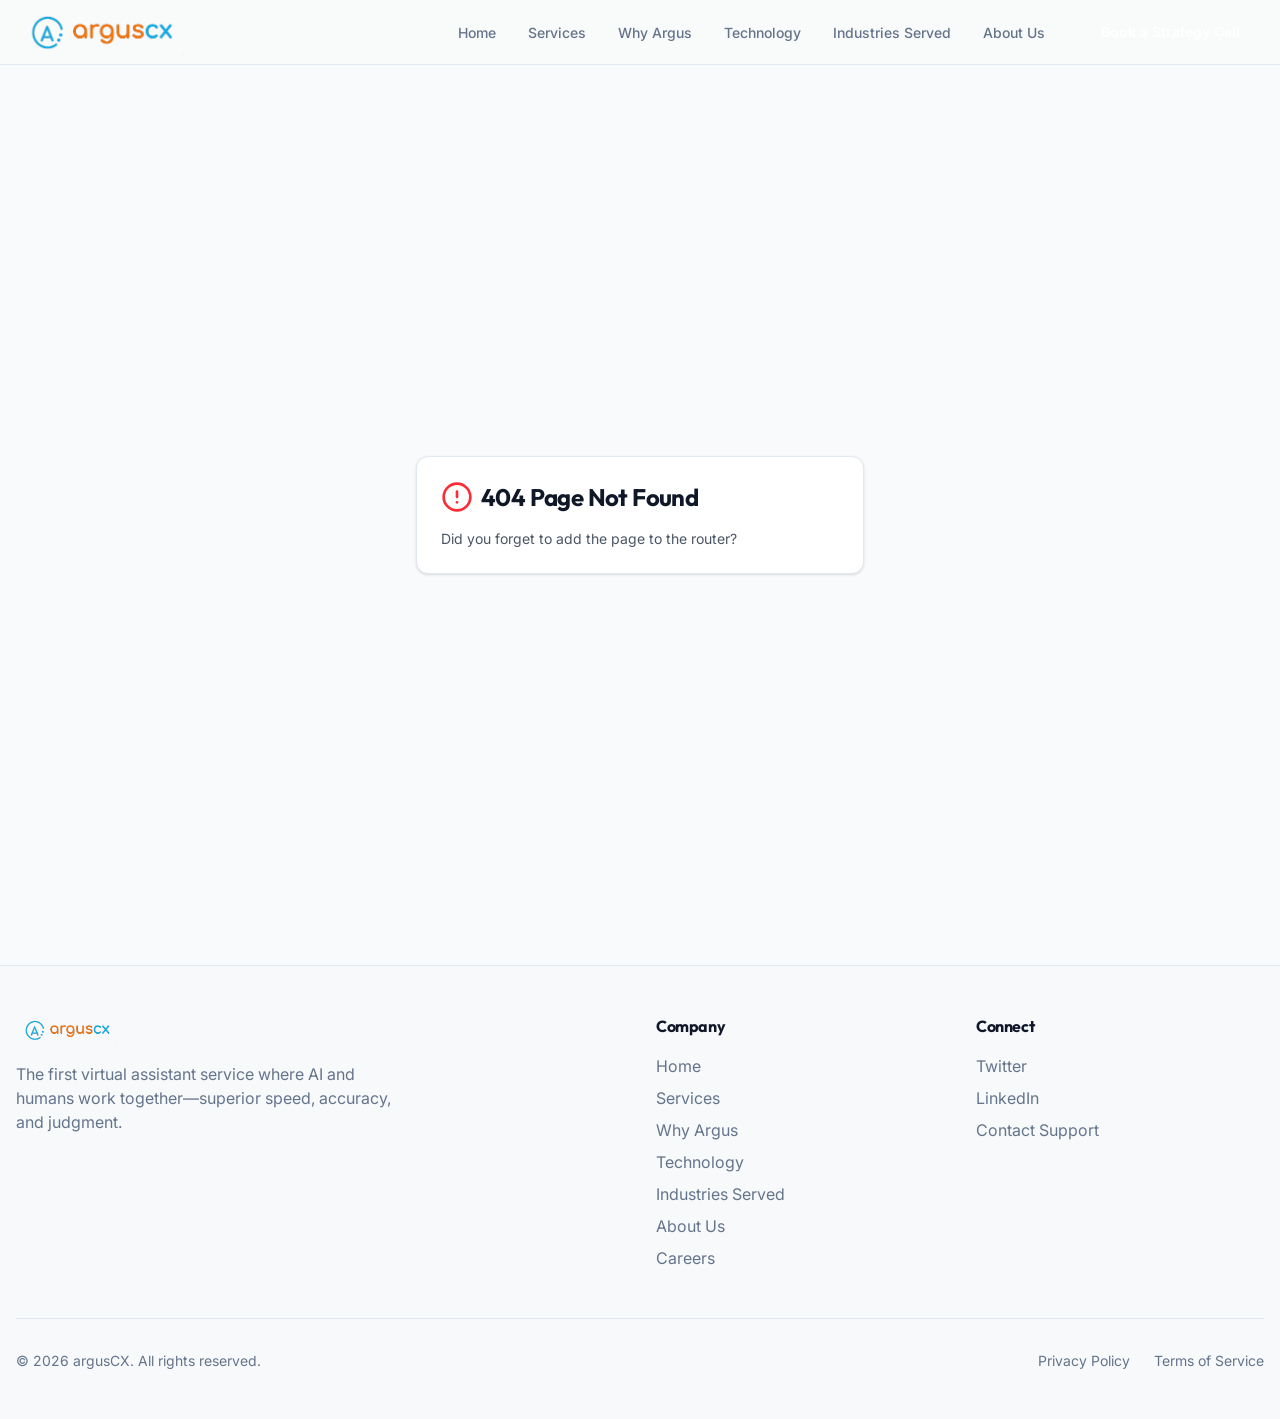
<file: index.html>
<!DOCTYPE html>
<html lang="en">
<head>
  <!-- Google Analytics -->
  <script async src="https://www.googletagmanager.com/gtag/js?id=G-6GGWYP4M5B"></script>
  <script>
    window.dataLayer = window.dataLayer || [];
    function gtag(){dataLayer.push(arguments);}
    gtag('js', new Date());
    gtag('config', 'G-6GGWYP4M5B');
  </script>
    <meta charset="UTF-8" />
    <meta name="viewport" content="width=device-width, initial-scale=1.0" />
    <title>ArgusCX | AI-Powered BPO & Customer Experience Outsourcing</title>
    <meta name="description" content="ArgusCX combines AI automation with human expertise for BPO, call center outsourcing, and customer experience. Hybrid AI-human support that scales without losing quality." />
    <meta name="keywords" content="BPO, business process outsourcing, customer experience outsourcing, CX outsourcing, AI BPO, call center outsourcing, customer service outsourcing, virtual assistant services, hybrid AI human support, back-office outsourcing, contact center outsourcing, outsourcing company" />
    <meta property="og:title" content="Home | ArgusCX" />
    <meta property="og:description" content="ArgusCX combines AI and human expertise for BPO and customer experience. Human-agent teaming for contact center and back-office." />
    <meta property="og:type" content="website" />
    <meta property="og:image" content="https://arguscx.com/images/arguscx-logo-transparent.png" />
    <meta property="og:url" content="https://arguscx.com/" />
    <meta name="twitter:card" content="summary_large_image" />
    <meta name="twitter:title" content="Home | ArgusCX" />
    <meta name="twitter:description" content="ArgusCX combines AI and human expertise for BPO and customer experience. Human-agent teaming for contact center and back-office." />
    <meta name="twitter:image" content="https://arguscx.com/images/arguscx-logo-transparent.png" />
    <link rel="canonical" href="https://arguscx.com/" />
    <link rel="icon" href="/images/arguscx-logo-transparent.png" />
    <script type="application/ld+json">
      {"@context":"https://schema.org","@type":"Organization","name":"argusCX","url":"https://arguscx.com","logo":"https://arguscx.com/images/arguscx-logo-transparent.png","description":"AI-powered customer experience and human-agent teaming solutions","sameAs":[]}
    </script>
    <link rel="preconnect" href="https://fonts.googleapis.com">
    <link rel="preconnect" href="https://fonts.gstatic.com" crossorigin>
    <link href="https://fonts.googleapis.com/css2?family=Inter:wght@300;400;500;600&family=Outfit:wght@400;500;600;700;800&family=Space+Grotesk:wght@300;400;500;600;700&display=swap" rel="stylesheet">
    <script type="module" crossorigin src="/assets/index-DuTVTINJ.js"></script>
    <link rel="stylesheet" crossorigin href="/assets/index-0_gEKePg.css">
  </head>
  <body>
    <h1 class="sr-only">argusCX — The Unified Operating System for Work</h1>
    <div id="root"></div>
    <script>
(function () {
  // If the server ever serves index.html for a "*.html" URL (cache/rewrite edge-case),
  // normalize to the clean route so the correct static shell rewrite can apply.
  // Example: /services.html -> /services
  var p = window.location && window.location.pathname;
  if (p && p !== "/index.html" && /\.html$/i.test(p)) {
    window.location.replace(p.replace(/\.html$/i, ""));
  }
})();
</script>
    <script>
document.addEventListener("click", function(e) {
  var el = e.target.closest("div, a, button");
  if (!el) return;
  var text = el.textContent.trim();
  if (text === "ENTER SYSTEM") {
    e.preventDefault();
    window.location.href = "/experience-blue.html";
  }
  if (text === "CONNECT NOW") {
    e.preventDefault();
    window.location.href = "/experience-red.html";
  }
});
</script>
    <script>
(function () {
  var RELOAD_ROUTES = [
    "/",
    "/services",
    "/about",
    "/technology",
    "/industries",
    "/why",
    "/why-argus",
    "/contact",
    "/get-started",
    "/careers",
    "/privacy",
    "/terms",
    "/thank-you",
    "/experience-blue",
    "/experience-red"
  ];

  function normalizePath(href) {
    if (!href) return "";
    var h = href.split("#")[0].split("?")[0];
    h = h.replace(/\.html$/i, "");
    h = h.replace(/\/+$/g, "");
    return h === "" ? "/" : h;
  }

  function shouldForceFullReload(href) {
    if (!href) return false;
    var h = href.trim();
    if (!h || h[0] === "#") return false;

    // Ignore external links (http:, mailto:, etc.)
    if (/^[a-zA-Z][a-zA-Z0-9+.-]*:/.test(h)) return false;

    // Support relative paths like "services.html"
    if (h[0] !== "/") h = "/" + h;

    var path = normalizePath(h);
    return RELOAD_ROUTES.indexOf(path) !== -1;
  }

  document.addEventListener(
    "click",
    function (e) {
      var target = e.target;
      if (!target || !target.closest) return;

      var a = target.closest("a[href]");
      if (!a) return;

      var href = a.getAttribute("href");
      if (!shouldForceFullReload(href)) return;

      e.preventDefault();
      e.stopPropagation();
      window.location.href = href;
    },
    true
  );
})();
</script>
    <script>
(function () {
  function scrollTopNow() {
    window.scrollTo(0, 0);
  }

  // Handles back/forward cache restores
  window.addEventListener("pageshow", scrollTopNow);

  // Handles SPA route changes
  var _pushState = history.pushState;
  history.pushState = function () {
    var r = _pushState.apply(this, arguments);
    scrollTopNow();
    return r;
  };

  var _replaceState = history.replaceState;
  history.replaceState = function () {
    var r = _replaceState.apply(this, arguments);
    scrollTopNow();
    return r;
  };

  // Handles back/forward navigation
  window.addEventListener("popstate", scrollTopNow);
})();
    </script>
<!--Start of Tawk.to Script-->
<script type="text/javascript">
var Tawk_API=Tawk_API||{}, Tawk_LoadStart=new Date();
(function(){
var s1=document.createElement("script"),s0=document.getElementsByTagName("script")[0];
s1.async=true;
s1.src='https://embed.tawk.to/69c5898a7f93851c35df0d4b/1jklq2hke';
s1.charset='UTF-8';
s1.setAttribute('crossorigin','*');
s0.parentNode.insertBefore(s1,s0);
})();
</script>
<!--End of Tawk.to Script-->
  </body>
</html>
</file>
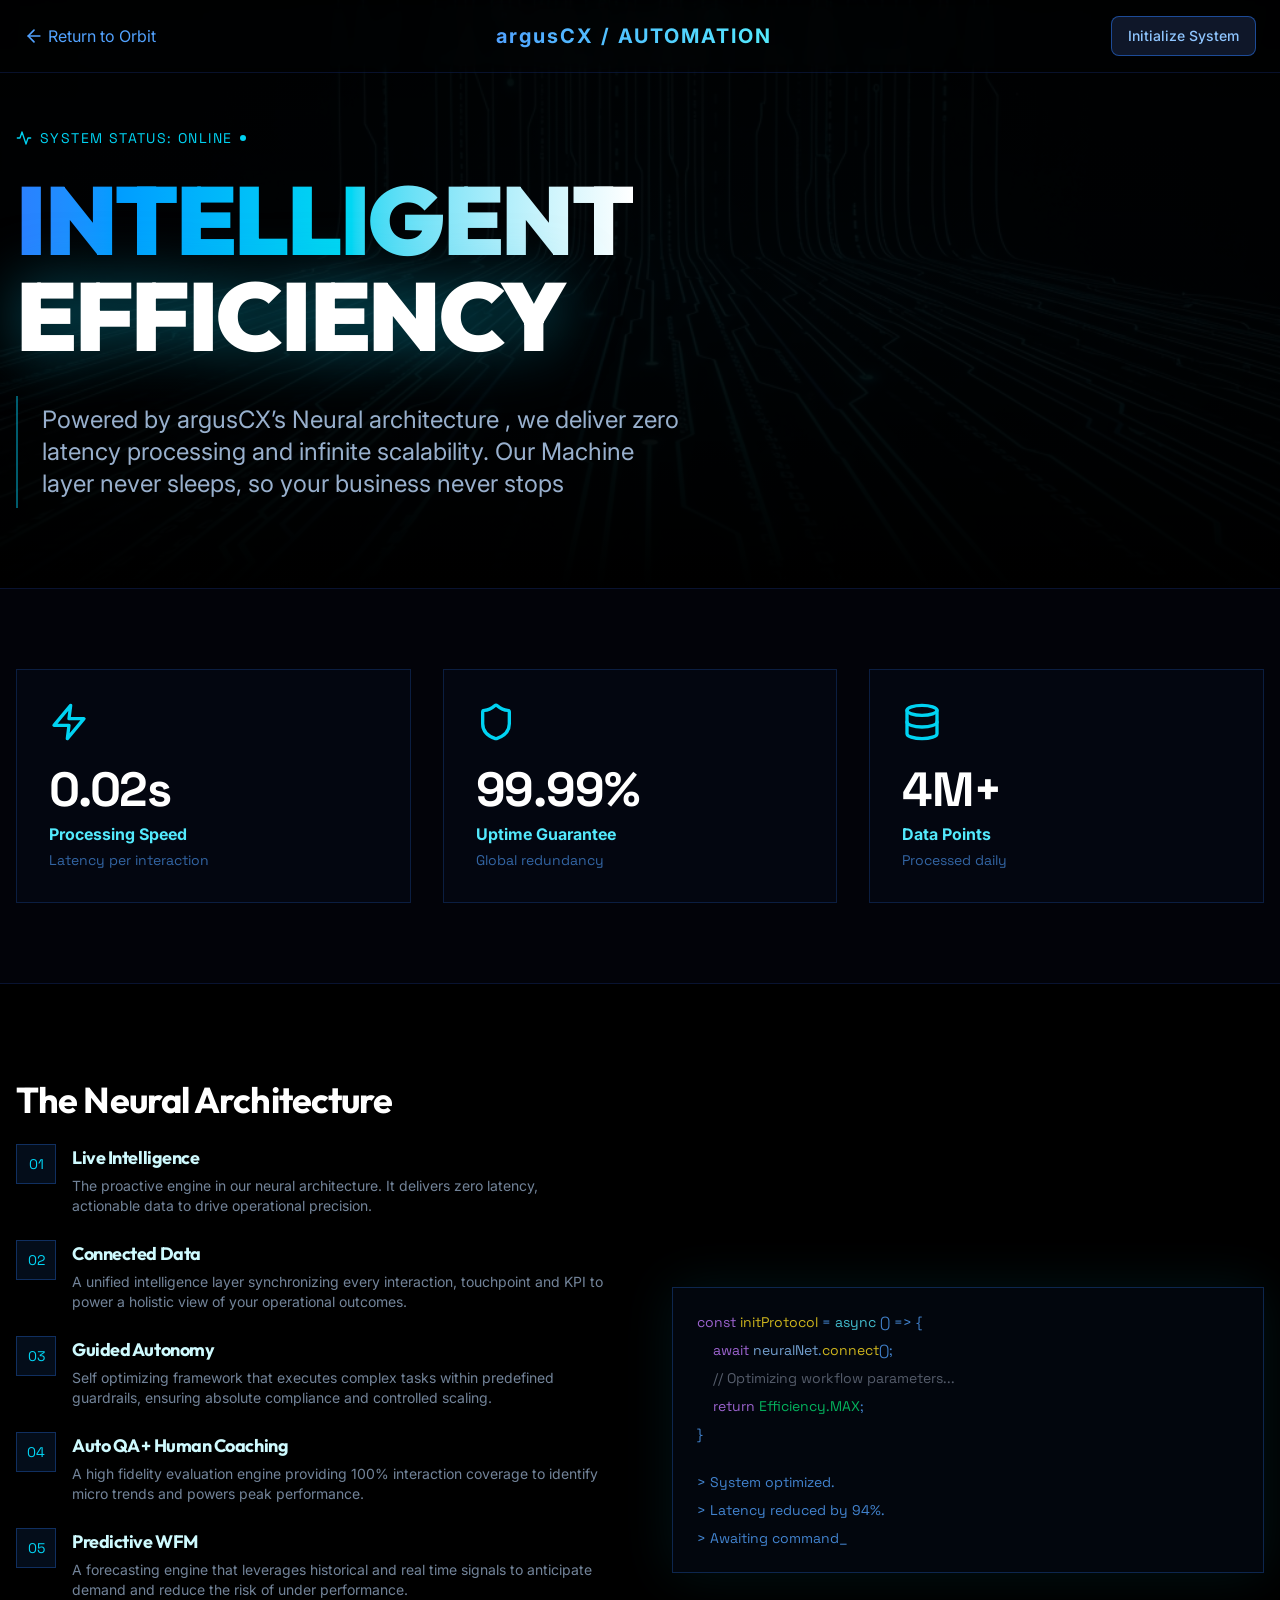
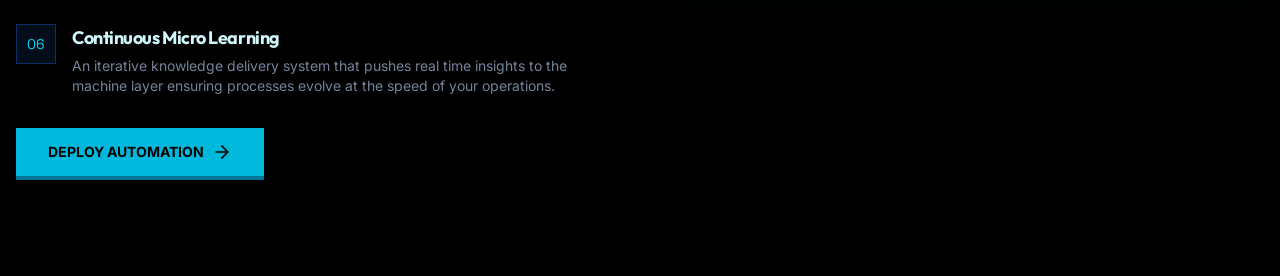
<file: experience-blue.html>
<!DOCTYPE html>
<html lang="en" class="dark">
<head>
  <!-- Google Analytics -->
  <script async src="https://www.googletagmanager.com/gtag/js?id=G-6GGWYP4M5B"></script>
  <script>
    window.dataLayer = window.dataLayer || [];
    function gtag(){dataLayer.push(arguments);}
    gtag('js', new Date());
    gtag('config', 'G-6GGWYP4M5B');
  </script>
    <meta charset="UTF-8" />
    <meta name="viewport" content="width=device-width, initial-scale=1.0" />
    <title>AI Automation Path | Intelligent Efficiency | ArgusCX</title>
    <meta name="description" content="Choose the automation path: AI-powered workflows for speed, precision, and infinite scale. Near-zero latency with intelligent efficiency." />
    <meta name="keywords" content="AI automation, intelligent automation, BPO automation, AI efficiency, automated customer service" />
    <link rel="canonical" href="https://arguscx.com/experience-blue.html" />
    <link rel="icon" href="/images/arguscx-logo-transparent.png" />
    <link rel="preconnect" href="https://fonts.googleapis.com" />
    <link rel="preconnect" href="https://fonts.gstatic.com" crossorigin />
    <link href="https://fonts.googleapis.com/css2?family=Inter:wght@300;400;500;600&family=Outfit:wght@400;500;600;700;800&family=Space+Grotesk:wght@300;400;500;600;700&display=swap" rel="stylesheet" />
    <link rel="stylesheet" crossorigin href="/assets/index-0_gEKePg.css" />
    <style>
      /* Ensure font-heading matches Tailwind theme (Outfit) */
      .font-heading { font-family: Outfit, ui-sans-serif, system-ui, sans-serif; }
    </style>
  </head>
  <body>
    <div class="min-h-screen bg-black text-blue-50 font-sans selection:bg-blue-500/30">
      <nav class="fixed top-0 w-full z-50 px-6 py-4 flex justify-between items-center backdrop-blur-sm border-b border-blue-900/30">
        <a href="/" class="flex items-center text-blue-400 hover:text-blue-200 transition-colors">
          <svg xmlns="http://www.w3.org/2000/svg" width="20" height="20" viewBox="0 0 24 24" fill="none" stroke="currentColor" stroke-width="2" stroke-linecap="round" stroke-linejoin="round" class="w-5 h-5 mr-1 shrink-0" aria-hidden="true"><path d="m12 19-7-7 7-7"/><path d="M19 12H5"/></svg>
          Return to Orbit
        </a>
        <div class="text-xl font-bold tracking-widest text-transparent bg-clip-text bg-gradient-to-r from-blue-400 to-cyan-300">argusCX / AUTOMATION</div>
        <a href="/contact.html" class="inline-flex items-center justify-center whitespace-nowrap rounded-md text-sm font-medium ring-offset-background transition-colors focus-visible:outline-none focus-visible:ring-2 focus-visible:ring-ring focus-visible:ring-offset-2 border bg-background h-10 px-4 py-2 border-blue-500/50 text-blue-300 hover:bg-blue-900/50 hover:text-blue-100">Initialize System</a>
      </nav>

      <section class="relative pt-32 pb-20 overflow-hidden">
        <div class="absolute inset-0 z-0">
          <div class="absolute inset-0 bg-[url('/images/bg-blue.png')] bg-cover bg-center opacity-20"></div>
          <div class="absolute inset-0 bg-gradient-to-b from-black/80 via-black/50 to-black"></div>
        </div>
        <div class="container mx-auto px-4 relative z-10">
          <div class="max-w-4xl">
            <div class="flex items-center space-x-2 text-cyan-400 mb-6 tracking-widest uppercase text-sm font-mono">
              <svg xmlns="http://www.w3.org/2000/svg" width="16" height="16" viewBox="0 0 24 24" fill="none" stroke="currentColor" stroke-width="2" stroke-linecap="round" stroke-linejoin="round" class="w-4 h-4 shrink-0" aria-hidden="true"><path d="M22 12h-4l-3 9L9 3l-3 9H2"/></svg>
              <span>System Status: Online</span>
              <span class="w-1.5 h-1.5 bg-cyan-400 rounded-full animate-pulse"></span>
            </div>
            <h1 class="text-6xl md:text-8xl font-heading font-black mb-8 leading-none">
              <span class="text-transparent bg-clip-text bg-gradient-to-r from-blue-500 via-cyan-400 to-white">INTELLIGENT</span><br />
              <span class="text-white drop-shadow-[0_0_30px_rgba(6,182,212,0.5)]">EFFICIENCY</span>
            </h1>
            <p class="text-xl md:text-2xl text-blue-200/80 max-w-2xl border-l-2 border-cyan-500/50 pl-6 py-2">
              Powered by argusCX’s Neural architecture , we deliver zero latency processing and infinite scalability. Our Machine layer never sleeps, so your business never stops
            </p>
          </div>
        </div>
      </section>

      <section class="py-20 border-y border-blue-900/30 bg-blue-950/10 backdrop-blur-sm">
        <div class="container mx-auto px-4">
          <div class="grid grid-cols-1 md:grid-cols-3 gap-8">
            <div class="p-8 border border-blue-500/20 bg-blue-900/5 hover:bg-blue-900/20 transition-colors group">
              <svg xmlns="http://www.w3.org/2000/svg" width="40" height="40" viewBox="0 0 24 24" fill="none" stroke="currentColor" stroke-width="2" stroke-linecap="round" stroke-linejoin="round" class="w-10 h-10 text-cyan-400 mb-6 group-hover:drop-shadow-[0_0_10px_rgba(34,211,238,0.8)] transition-all" aria-hidden="true"><path d="M13 2 3 14h9l-1 8 10-12h-9l1-8z"/></svg>
              <h3 class="text-5xl font-mono font-bold text-white mb-2">0.02s</h3>
              <p class="text-cyan-300 font-bold mb-1">Processing Speed</p>
              <p class="text-blue-400/60 text-sm font-mono">Latency per interaction</p>
            </div>
            <div class="p-8 border border-blue-500/20 bg-blue-900/5 hover:bg-blue-900/20 transition-colors group">
              <svg xmlns="http://www.w3.org/2000/svg" width="40" height="40" viewBox="0 0 24 24" fill="none" stroke="currentColor" stroke-width="2" stroke-linecap="round" stroke-linejoin="round" class="w-10 h-10 text-cyan-400 mb-6 group-hover:drop-shadow-[0_0_10px_rgba(34,211,238,0.8)] transition-all" aria-hidden="true"><path d="M20 13c0 5-3.5 7.5-7.66 8.95a1 1 0 0 1-.67-.01C7.5 20.5 4 18 4 13V6a1 1 0 0 1 1-1c2 0 4.5-1.2 6.24-2.72a1.17 1.17 0 0 1 1.52 0C14.51 3.81 17 5 19 5a1 1 0 0 1 1 1z"/></svg>
              <h3 class="text-5xl font-mono font-bold text-white mb-2">99.99%</h3>
              <p class="text-cyan-300 font-bold mb-1">Uptime Guarantee</p>
              <p class="text-blue-400/60 text-sm font-mono">Global redundancy</p>
            </div>
            <div class="p-8 border border-blue-500/20 bg-blue-900/5 hover:bg-blue-900/20 transition-colors group">
              <svg xmlns="http://www.w3.org/2000/svg" width="40" height="40" viewBox="0 0 24 24" fill="none" stroke="currentColor" stroke-width="2" stroke-linecap="round" stroke-linejoin="round" class="w-10 h-10 text-cyan-400 mb-6 group-hover:drop-shadow-[0_0_10px_rgba(34,211,238,0.8)] transition-all" aria-hidden="true"><ellipse cx="12" cy="5" rx="9" ry="3"/><path d="M3 5V19A9 3 0 0 0 21 19V5"/><path d="M3 12A9 3 0 0 0 21 12"/></svg>
              <h3 class="text-5xl font-mono font-bold text-white mb-2">4M+</h3>
              <p class="text-cyan-300 font-bold mb-1">Data Points</p>
              <p class="text-blue-400/60 text-sm font-mono">Processed daily</p>
            </div>
          </div>
        </div>
      </section>

      <section class="py-24 relative">
        <div class="container mx-auto px-4">
          <div class="grid md:grid-cols-2 gap-16 items-center">
            <div>
              <h2 class="text-4xl font-heading font-bold text-white mb-6">The Neural Architecture</h2>
              <div class="space-y-6">
                <div class="flex gap-4">
                  <div class="w-10 h-10 bg-blue-500/10 border border-blue-500/30 flex items-center justify-center shrink-0"><span class="text-cyan-400 font-mono text-sm">01</span></div>
                  <div>
                    <h3 class="text-lg font-bold text-cyan-100 mb-1">Live Intelligence</h3>
                    <p class="text-blue-200/60 text-sm">The proactive engine in our neural architecture. It delivers zero latency, actionable data to drive operational precision.</p>
                  </div>
                </div>
                <div class="flex gap-4">
                  <div class="w-10 h-10 bg-blue-500/10 border border-blue-500/30 flex items-center justify-center shrink-0"><span class="text-cyan-400 font-mono text-sm">02</span></div>
                  <div>
                    <h3 class="text-lg font-bold text-cyan-100 mb-1">Connected Data</h3>
                    <p class="text-blue-200/60 text-sm">A unified intelligence layer synchronizing every interaction, touchpoint and KPI to power a holistic view of your operational outcomes.</p>
                  </div>
                </div>
                <div class="flex gap-4">
                  <div class="w-10 h-10 bg-blue-500/10 border border-blue-500/30 flex items-center justify-center shrink-0"><span class="text-cyan-400 font-mono text-sm">03</span></div>
                  <div>
                    <h3 class="text-lg font-bold text-cyan-100 mb-1">Guided Autonomy</h3>
                    <p class="text-blue-200/60 text-sm">Self optimizing framework that executes complex tasks within predefined guardrails, ensuring absolute compliance and controlled scaling.</p>
                  </div>
                </div>
                <div class="flex gap-4">
                  <div class="w-10 h-10 bg-blue-500/10 border border-blue-500/30 flex items-center justify-center shrink-0"><span class="text-cyan-400 font-mono text-sm">04</span></div>
                  <div>
                    <h3 class="text-lg font-bold text-cyan-100 mb-1">Auto QA + Human Coaching</h3>
                    <p class="text-blue-200/60 text-sm">A high fidelity evaluation engine providing 100% interaction coverage to identify micro trends and powers peak performance.</p>
                  </div>
                </div>
                <div class="flex gap-4">
                  <div class="w-10 h-10 bg-blue-500/10 border border-blue-500/30 flex items-center justify-center shrink-0"><span class="text-cyan-400 font-mono text-sm">05</span></div>
                  <div>
                    <h3 class="text-lg font-bold text-cyan-100 mb-1">Predictive WFM</h3>
                    <p class="text-blue-200/60 text-sm">A forecasting engine that leverages historical and real time signals to anticipate demand and reduce the risk of under performance.</p>
                  </div>
                </div>
                <div class="flex gap-4">
                  <div class="w-10 h-10 bg-blue-500/10 border border-blue-500/30 flex items-center justify-center shrink-0"><span class="text-cyan-400 font-mono text-sm">06</span></div>
                  <div>
                    <h3 class="text-lg font-bold text-cyan-100 mb-1">Continuous Micro Learning</h3>
                    <p class="text-blue-200/60 text-sm">An iterative knowledge delivery system that pushes real time insights to the machine layer ensuring processes evolve at the speed of your operations.</p>
                  </div>
                </div>
              </div>
              <div class="mt-8">
                <a href="/services" class="inline-flex items-center justify-center whitespace-nowrap rounded-none text-sm ring-offset-background transition-colors focus-visible:outline-none focus-visible:ring-2 focus-visible:ring-ring focus-visible:ring-offset-2 h-10 bg-cyan-500 hover:bg-cyan-400 text-black font-bold px-8 py-6 border-b-4 border-cyan-700 hover:border-cyan-600 active:border-0 active:translate-y-1">
                  DEPLOY AUTOMATION
                  <svg xmlns="http://www.w3.org/2000/svg" width="20" height="20" viewBox="0 0 24 24" fill="none" stroke="currentColor" stroke-width="2" stroke-linecap="round" stroke-linejoin="round" class="ml-2 w-5 h-5 shrink-0" aria-hidden="true"><path d="M5 12h14"/><path d="m12 5 7 7-7 7"/></svg>
                </a>
              </div>
            </div>
            <div class="bg-black border border-blue-500/30 p-6 font-mono text-sm text-blue-400 shadow-[0_0_50px_rgba(6,182,212,0.1)] relative overflow-hidden group">
              <div class="absolute inset-0 bg-blue-500/5 animate-pulse"></div>
              <div class="relative z-10 space-y-2 opacity-80">
                <p><span class="text-purple-400">const</span> <span class="text-yellow-300">initProtocol</span> = <span class="text-cyan-300">async</span> () =&gt; {</p>
                <p class="pl-4"><span class="text-purple-400">await</span> <span class="text-blue-300">neuralNet</span>.<span class="text-yellow-300">connect</span>();</p>
                <p class="pl-4"><span class="text-gray-500">// Optimizing workflow parameters...</span></p>
                <p class="pl-4"><span class="text-purple-400">return</span> <span class="text-green-400">Efficiency.MAX</span>;</p>
                <p>}</p>
                <br />
                <p>&gt; System optimized.</p>
                <p>&gt; Latency reduced by 94%.</p>
                <p class="animate-pulse">&gt; Awaiting command_</p>
              </div>
            </div>
          </div>
        </div>
      </section>
    </div>
<!--Start of Tawk.to Script-->
<script type="text/javascript">
var Tawk_API=Tawk_API||{}, Tawk_LoadStart=new Date();
(function(){
var s1=document.createElement("script"),s0=document.getElementsByTagName("script")[0];
s1.async=true;
s1.src='https://embed.tawk.to/69c5898a7f93851c35df0d4b/1jklq2hke';
s1.charset='UTF-8';
s1.setAttribute('crossorigin','*');
s0.parentNode.insertBefore(s1,s0);
})();
</script>
<!--End of Tawk.to Script-->
  </body>
</html>
</file>
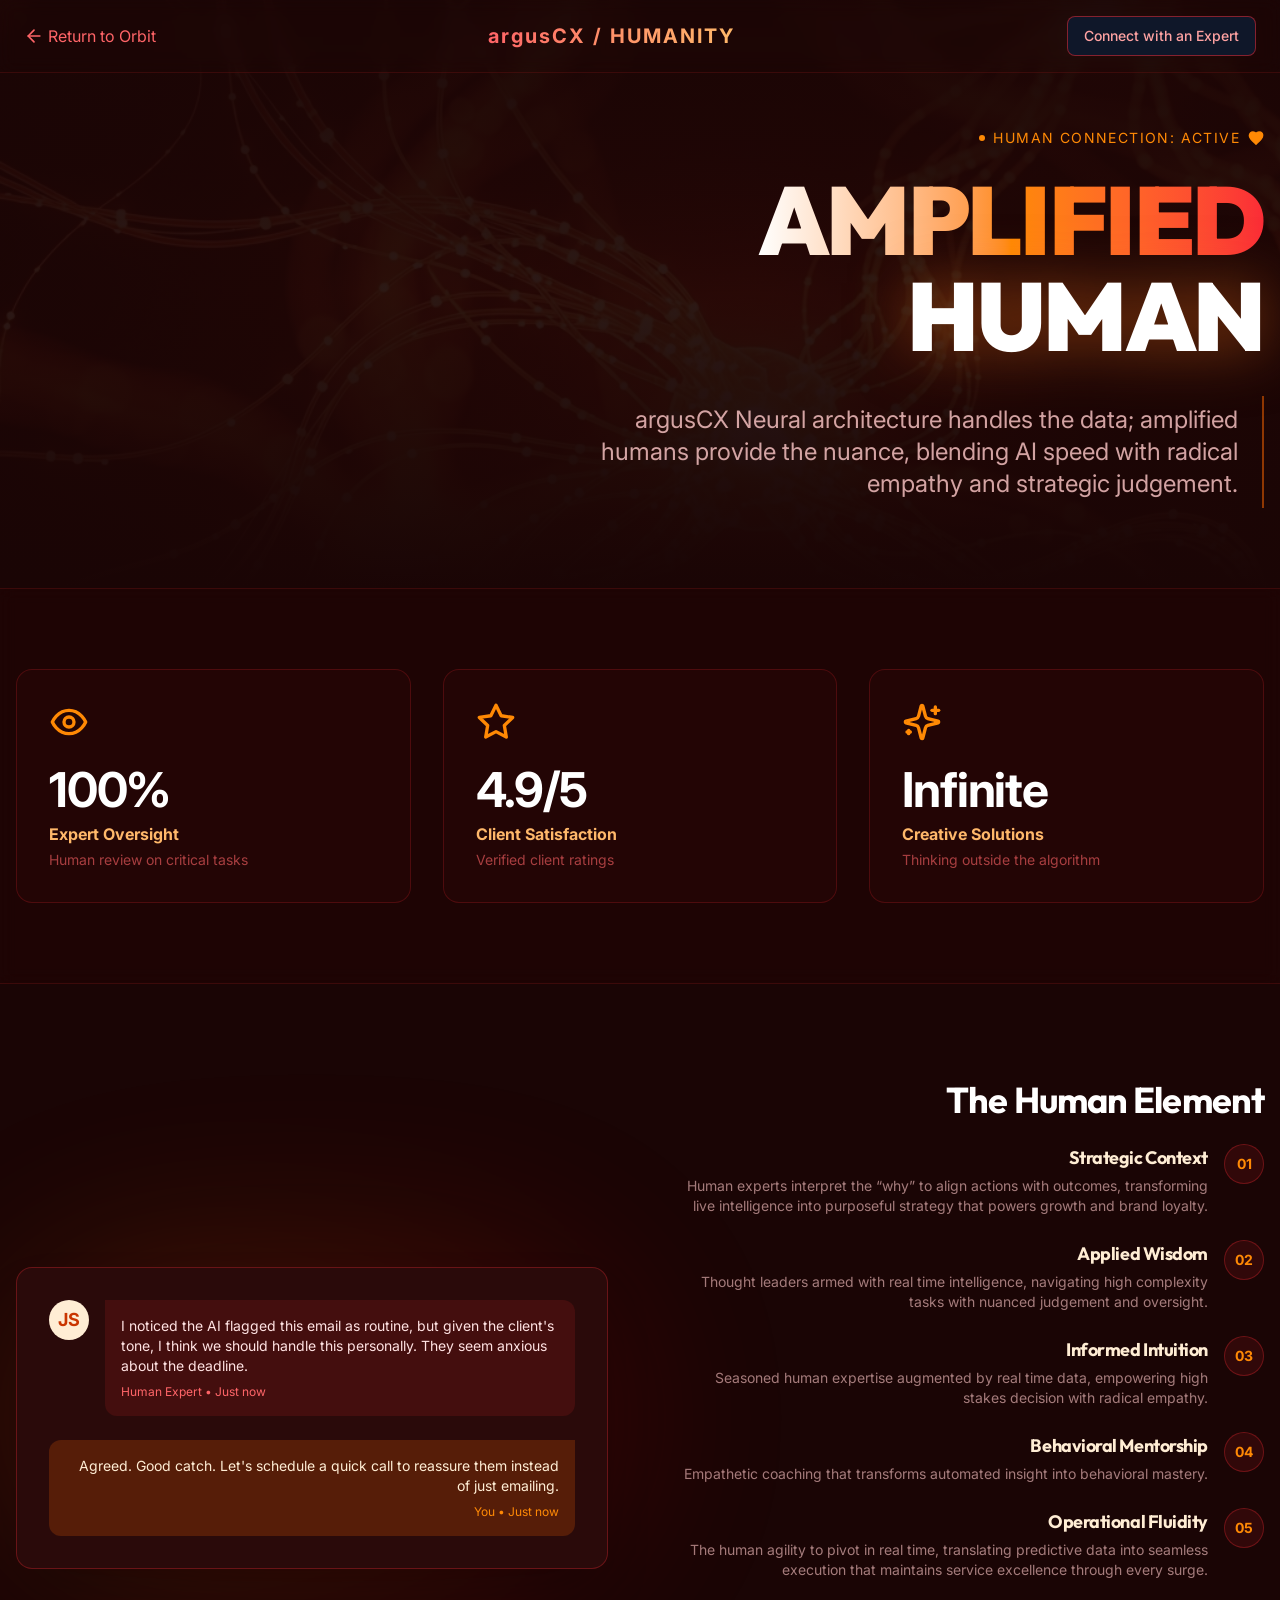
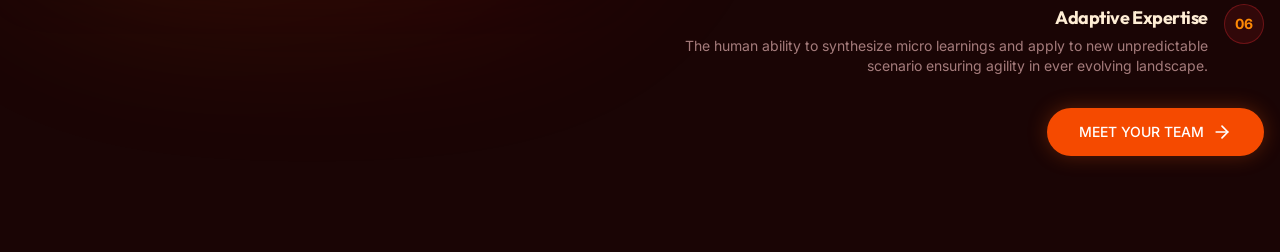
<file: experience-red.html>
<!DOCTYPE html>
<html lang="en" class="dark">
<head>
  <!-- Google Analytics -->
  <script async src="https://www.googletagmanager.com/gtag/js?id=G-6GGWYP4M5B"></script>
  <script>
    window.dataLayer = window.dataLayer || [];
    function gtag(){dataLayer.push(arguments);}
    gtag('js', new Date());
    gtag('config', 'G-6GGWYP4M5B');
  </script>
    <meta charset="UTF-8" />
    <meta name="viewport" content="width=device-width, initial-scale=1.0" />
    <title>Human Expertise Path | Amplified Human Support | ArgusCX</title>
    <meta name="description" content="Choose the human path: judgment, insight, and radical empathy. Human expertise amplified by AI for complex customer interactions." />
    <meta name="keywords" content="human customer service, empathetic support, human expertise, judgment-based support, complex customer interactions" />
    <link rel="canonical" href="https://arguscx.com/experience-red.html" />
    <link rel="icon" href="/images/arguscx-logo-transparent.png" />
    <link rel="preconnect" href="https://fonts.googleapis.com" />
    <link rel="preconnect" href="https://fonts.gstatic.com" crossorigin />
    <link href="https://fonts.googleapis.com/css2?family=Inter:wght@300;400;500;600&family=Outfit:wght@400;500;600;700;800&family=Space+Grotesk:wght@300;400;500;600;700&display=swap" rel="stylesheet" />
    <link rel="stylesheet" crossorigin href="/assets/index-0_gEKePg.css" />
    <style>
      .font-heading { font-family: Outfit, ui-sans-serif, system-ui, sans-serif; }
    </style>
  </head>
  <body>
    <div class="min-h-screen bg-[#1a0505] text-red-50 font-sans selection:bg-red-500/30">
      <nav class="fixed top-0 w-full z-50 px-6 py-4 flex justify-between items-center backdrop-blur-sm border-b border-red-900/30">
        <a href="/" class="flex items-center text-red-400 hover:text-red-200 transition-colors">
          <svg xmlns="http://www.w3.org/2000/svg" width="20" height="20" viewBox="0 0 24 24" fill="none" stroke="currentColor" stroke-width="2" stroke-linecap="round" stroke-linejoin="round" class="w-5 h-5 mr-1 shrink-0" aria-hidden="true"><path d="m12 19-7-7 7-7"/><path d="M19 12H5"/></svg>
          Return to Orbit
        </a>
        <div class="text-xl font-bold tracking-widest text-transparent bg-clip-text bg-gradient-to-r from-red-400 to-orange-300">argusCX / HUMANITY</div>
        <a href="/contact.html" class="inline-flex items-center justify-center whitespace-nowrap rounded-md text-sm font-medium ring-offset-background transition-colors focus-visible:outline-none focus-visible:ring-2 focus-visible:ring-ring focus-visible:ring-offset-2 border bg-background h-10 px-4 py-2 border-red-500/50 text-red-300 hover:bg-red-900/50 hover:text-red-100">Connect with an Expert</a>
      </nav>

      <section class="relative pt-32 pb-20 overflow-hidden">
        <div class="absolute inset-0 z-0">
          <div class="absolute inset-0 bg-[url('/images/bg-red.png')] bg-cover bg-center opacity-20"></div>
          <div class="absolute inset-0 bg-gradient-to-b from-[#1a0505]/90 via-[#1a0505]/60 to-[#1a0505]"></div>
        </div>
        <div class="container mx-auto px-4 relative z-10">
          <div class="max-w-4xl ml-auto text-right">
            <div class="flex items-center justify-end space-x-2 text-orange-400 mb-6 tracking-widest uppercase text-sm font-sans">
              <span class="w-1.5 h-1.5 bg-orange-400 rounded-full animate-pulse"></span>
              <span>Human Connection: Active</span>
              <svg xmlns="http://www.w3.org/2000/svg" width="16" height="16" viewBox="0 0 24 24" fill="currentColor" stroke="currentColor" stroke-width="2" stroke-linecap="round" stroke-linejoin="round" class="w-4 h-4 shrink-0 text-orange-400" aria-hidden="true"><path d="M19 14c1.49-1.46 3-3.21 3-5.5A5.5 5.5 0 0 0 16.5 3c-1.76 0-3 .5-4.5 2-1.5-1.5-2.74-2-4.5-2A5.5 5.5 0 0 0 2 8.5c0 3.78 3.4 6.86 8.55 11.54L12 21.35l1.45-1.32C18.6 15.36 22 12.28 22 8.5a5.5 5.5 0 0 0-3-5.5z"/></svg>
            </div>
            <h1 class="text-6xl md:text-8xl font-heading font-black mb-8 leading-none">
              <span class="text-transparent bg-clip-text bg-gradient-to-l from-red-500 via-orange-400 to-white">AMPLIFIED</span><br />
              <span class="text-white drop-shadow-[0_0_30px_rgba(249,115,22,0.5)]">HUMAN</span>
            </h1>
            <p class="text-xl md:text-2xl text-red-200/80 max-w-2xl ml-auto border-r-2 border-orange-500/50 pr-6 py-2">
              argusCX Neural architecture handles the data; amplified humans provide the nuance, blending AI speed with radical empathy and strategic judgement.
            </p>
          </div>
        </div>
      </section>

      <section class="py-20 border-y border-red-900/30 bg-red-950/10 backdrop-blur-sm">
        <div class="container mx-auto px-4">
          <div class="grid grid-cols-1 md:grid-cols-3 gap-8 text-center md:text-left">
            <div class="p-8 border border-red-500/20 bg-red-900/5 hover:bg-red-900/20 transition-colors group rounded-2xl">
              <svg xmlns="http://www.w3.org/2000/svg" width="40" height="40" viewBox="0 0 24 24" fill="none" stroke="currentColor" stroke-width="2" stroke-linecap="round" stroke-linejoin="round" class="w-10 h-10 text-orange-400 mb-6 group-hover:text-red-400 transition-colors mx-auto md:mx-0" aria-hidden="true"><path d="M2 12s3-7 10-7 10 7 10 7-3 7-10 7-10-7-10-7Z"/><circle cx="12" cy="12" r="3"/></svg>
              <h3 class="text-5xl font-sans font-bold text-white mb-2">100%</h3>
              <p class="text-orange-300 font-bold mb-1">Expert Oversight</p>
              <p class="text-red-400/60 text-sm">Human review on critical tasks</p>
            </div>
            <div class="p-8 border border-red-500/20 bg-red-900/5 hover:bg-red-900/20 transition-colors group rounded-2xl">
              <svg xmlns="http://www.w3.org/2000/svg" width="40" height="40" viewBox="0 0 24 24" fill="none" stroke="currentColor" stroke-width="2" stroke-linecap="round" stroke-linejoin="round" class="w-10 h-10 text-orange-400 mb-6 group-hover:text-red-400 transition-colors mx-auto md:mx-0" aria-hidden="true"><polygon points="12 2 15.09 8.26 22 9.27 17 14.14 18.18 21.02 12 17.77 5.82 21.02 7 14.14 2 9.27 8.91 8.26 12 2"/></svg>
              <h3 class="text-5xl font-sans font-bold text-white mb-2">4.9/5</h3>
              <p class="text-orange-300 font-bold mb-1">Client Satisfaction</p>
              <p class="text-red-400/60 text-sm">Verified client ratings</p>
            </div>
            <div class="p-8 border border-red-500/20 bg-red-900/5 hover:bg-red-900/20 transition-colors group rounded-2xl">
              <svg xmlns="http://www.w3.org/2000/svg" width="40" height="40" viewBox="0 0 24 24" fill="none" stroke="currentColor" stroke-width="2" stroke-linecap="round" stroke-linejoin="round" class="w-10 h-10 text-orange-400 mb-6 group-hover:text-red-400 transition-colors mx-auto md:mx-0" aria-hidden="true"><path d="M9.937 15.5A2 2 0 0 0 8.5 14.063l-6.135-1.582a.5.5 0 0 1 0-.962L8.5 9.936A2 2 0 0 0 9.937 8.5l1.582-6.135a.5.5 0 0 1 .963 0L14.063 8.5A2 2 0 0 0 15.5 9.937l6.135 1.581a.5.5 0 0 1 0 .964L15.5 14.063a2 2 0 0 0-1.437 1.437l-1.582 6.135a.5.5 0 0 1-.963 0z"/><path d="M20 3v4"/><path d="M22 5h-4"/><path d="M4 17v2"/><path d="M5 18H3"/></svg>
              <h3 class="text-5xl font-sans font-bold text-white mb-2">Infinite</h3>
              <p class="text-orange-300 font-bold mb-1">Creative Solutions</p>
              <p class="text-red-400/60 text-sm">Thinking outside the algorithm</p>
            </div>
          </div>
        </div>
      </section>

      <section class="py-24 relative">
        <div class="container mx-auto px-4">
          <div class="grid md:grid-cols-2 gap-16 items-center">
            <div class="order-2 md:order-1 relative">
              <div class="absolute inset-0 bg-gradient-to-r from-orange-500 to-red-600 rounded-full blur-[100px] opacity-20"></div>
              <div class="relative bg-[#2a0a0a] border border-red-500/30 p-8 rounded-2xl shadow-2xl">
                <div class="flex items-start gap-4 mb-6">
                  <div class="w-10 h-10 rounded-full bg-orange-100 flex items-center justify-center text-orange-700 font-bold text-lg shrink-0">JS</div>
                  <div class="bg-red-900/30 p-4 rounded-r-xl rounded-bl-xl text-red-100 text-sm">
                    <p class="mb-2">I noticed the AI flagged this email as routine, but given the client's tone, I think we should handle this personally. They seem anxious about the deadline.</p>
                    <p class="text-red-400 text-xs">Human Expert • Just now</p>
                  </div>
                </div>
                <div class="flex items-start gap-4 justify-end">
                  <div class="bg-orange-500/20 p-4 rounded-l-xl rounded-br-xl text-orange-100 text-sm text-right max-w-[90%]">
                    <p class="mb-2">Agreed. Good catch. Let's schedule a quick call to reassure them instead of just emailing.</p>
                    <p class="text-orange-400 text-xs">You • Just now</p>
                  </div>
                </div>
              </div>
            </div>
            <div class="order-1 md:order-2 text-right">
              <h2 class="text-4xl font-heading font-bold text-white mb-6">The Human Element</h2>
              <div class="space-y-6">
                <div class="flex gap-4 flex-row-reverse">
                  <div class="w-10 h-10 bg-red-500/10 border border-red-500/30 flex items-center justify-center shrink-0 rounded-full"><span class="text-orange-400 font-bold text-sm">01</span></div>
                  <div>
                    <h3 class="text-lg font-bold text-orange-100 mb-1">Strategic Context</h3>
                    <p class="text-red-200/60 text-sm">Human experts interpret the “why” to align actions with outcomes, transforming live intelligence into purposeful strategy that powers growth and brand loyalty.</p>
                  </div>
                </div>
                <div class="flex gap-4 flex-row-reverse">
                  <div class="w-10 h-10 bg-red-500/10 border border-red-500/30 flex items-center justify-center shrink-0 rounded-full"><span class="text-orange-400 font-bold text-sm">02</span></div>
                  <div>
                    <h3 class="text-lg font-bold text-orange-100 mb-1">Applied Wisdom</h3>
                    <p class="text-red-200/60 text-sm">Thought leaders armed with real time intelligence, navigating high complexity tasks with nuanced judgement and oversight.</p>
                  </div>
                </div>
                <div class="flex gap-4 flex-row-reverse">
                  <div class="w-10 h-10 bg-red-500/10 border border-red-500/30 flex items-center justify-center shrink-0 rounded-full"><span class="text-orange-400 font-bold text-sm">03</span></div>
                  <div>
                    <h3 class="text-lg font-bold text-orange-100 mb-1">Informed Intuition</h3>
                    <p class="text-red-200/60 text-sm">Seasoned human expertise augmented by real time data, empowering high stakes decision with radical empathy.</p>
                  </div>
                </div>
                <div class="flex gap-4 flex-row-reverse">
                  <div class="w-10 h-10 bg-red-500/10 border border-red-500/30 flex items-center justify-center shrink-0 rounded-full"><span class="text-orange-400 font-bold text-sm">04</span></div>
                  <div>
                    <h3 class="text-lg font-bold text-orange-100 mb-1">Behavioral Mentorship</h3>
                    <p class="text-red-200/60 text-sm">Empathetic coaching that transforms automated insight into behavioral mastery.</p>
                  </div>
                </div>
                <div class="flex gap-4 flex-row-reverse">
                  <div class="w-10 h-10 bg-red-500/10 border border-red-500/30 flex items-center justify-center shrink-0 rounded-full"><span class="text-orange-400 font-bold text-sm">05</span></div>
                  <div>
                    <h3 class="text-lg font-bold text-orange-100 mb-1">Operational Fluidity</h3>
                    <p class="text-red-200/60 text-sm">The human agility to pivot in real time, translating predictive data into seamless execution that maintains service excellence through every surge.</p>
                  </div>
                </div>
                <div class="flex gap-4 flex-row-reverse">
                  <div class="w-10 h-10 bg-red-500/10 border border-red-500/30 flex items-center justify-center shrink-0 rounded-full"><span class="text-orange-400 font-bold text-sm">06</span></div>
                  <div>
                    <h3 class="text-lg font-bold text-orange-100 mb-1">Adaptive Expertise</h3>
                    <p class="text-red-200/60 text-sm">The human ability to synthesize micro learnings and apply to new unpredictable scenario ensuring agility in ever evolving landscape.</p>
                  </div>
                </div>
              </div>
              <div class="mt-8 flex justify-end">
                <a href="/services" class="inline-flex items-center justify-center whitespace-nowrap text-sm font-medium ring-offset-background transition-colors focus-visible:outline-none focus-visible:ring-2 focus-visible:ring-ring focus-visible:ring-offset-2 h-10 bg-orange-600 hover:bg-orange-500 text-white font-bold px-8 py-6 rounded-full shadow-[0_0_20px_rgba(234,88,12,0.3)] hover:shadow-[0_0_30px_rgba(234,88,12,0.5)]">
                  MEET YOUR TEAM
                  <svg xmlns="http://www.w3.org/2000/svg" width="20" height="20" viewBox="0 0 24 24" fill="none" stroke="currentColor" stroke-width="2" stroke-linecap="round" stroke-linejoin="round" class="ml-2 w-5 h-5 shrink-0" aria-hidden="true"><path d="M5 12h14"/><path d="m12 5 7 7-7 7"/></svg>
                </a>
              </div>
            </div>
          </div>
        </div>
      </section>
    </div>
<!--Start of Tawk.to Script-->
<script type="text/javascript">
var Tawk_API=Tawk_API||{}, Tawk_LoadStart=new Date();
(function(){
var s1=document.createElement("script"),s0=document.getElementsByTagName("script")[0];
s1.async=true;
s1.src='https://embed.tawk.to/69c5898a7f93851c35df0d4b/1jklq2hke';
s1.charset='UTF-8';
s1.setAttribute('crossorigin','*');
s0.parentNode.insertBefore(s1,s0);
})();
</script>
<!--End of Tawk.to Script-->
  </body>
</html>
</file>
<file: assets/index-0_gEKePg.css>
@layer properties{@supports (((-webkit-hyphens:none)) and (not (margin-trim:inline))) or ((-moz-orient:inline) and (not (color:rgb(from red r g b)))){*,:before,:after,::backdrop{--tw-translate-x:0;--tw-translate-y:0;--tw-translate-z:0;--tw-rotate-x:initial;--tw-rotate-y:initial;--tw-rotate-z:initial;--tw-skew-x:initial;--tw-skew-y:initial;--tw-space-y-reverse:0;--tw-space-x-reverse:0;--tw-divide-y-reverse:0;--tw-border-style:solid;--tw-gradient-position:initial;--tw-gradient-from:#0000;--tw-gradient-via:#0000;--tw-gradient-to:#0000;--tw-gradient-stops:initial;--tw-gradient-via-stops:initial;--tw-gradient-from-position:0%;--tw-gradient-via-position:50%;--tw-gradient-to-position:100%;--tw-leading:initial;--tw-font-weight:initial;--tw-tracking:initial;--tw-ordinal:initial;--tw-slashed-zero:initial;--tw-numeric-figure:initial;--tw-numeric-spacing:initial;--tw-numeric-fraction:initial;--tw-shadow:0 0 #0000;--tw-shadow-color:initial;--tw-shadow-alpha:100%;--tw-inset-shadow:0 0 #0000;--tw-inset-shadow-color:initial;--tw-inset-shadow-alpha:100%;--tw-ring-color:initial;--tw-ring-shadow:0 0 #0000;--tw-inset-ring-color:initial;--tw-inset-ring-shadow:0 0 #0000;--tw-ring-inset:initial;--tw-ring-offset-width:0px;--tw-ring-offset-color:#fff;--tw-ring-offset-shadow:0 0 #0000;--tw-outline-style:solid;--tw-blur:initial;--tw-brightness:initial;--tw-contrast:initial;--tw-grayscale:initial;--tw-hue-rotate:initial;--tw-invert:initial;--tw-opacity:initial;--tw-saturate:initial;--tw-sepia:initial;--tw-drop-shadow:initial;--tw-drop-shadow-color:initial;--tw-drop-shadow-alpha:100%;--tw-drop-shadow-size:initial;--tw-backdrop-blur:initial;--tw-backdrop-brightness:initial;--tw-backdrop-contrast:initial;--tw-backdrop-grayscale:initial;--tw-backdrop-hue-rotate:initial;--tw-backdrop-invert:initial;--tw-backdrop-opacity:initial;--tw-backdrop-saturate:initial;--tw-backdrop-sepia:initial;--tw-duration:initial;--tw-ease:initial;--tw-content:"";--tw-divide-x-reverse:0;--tw-animation-delay:0s;--tw-animation-direction:normal;--tw-animation-duration:initial;--tw-animation-fill-mode:none;--tw-animation-iteration-count:1;--tw-enter-blur:0;--tw-enter-opacity:1;--tw-enter-rotate:0;--tw-enter-scale:1;--tw-enter-translate-x:0;--tw-enter-translate-y:0;--tw-exit-blur:0;--tw-exit-opacity:1;--tw-exit-rotate:0;--tw-exit-scale:1;--tw-exit-translate-x:0;--tw-exit-translate-y:0}}}@layer theme{:root,:host{--color-red-50:oklch(97.1% .013 17.38);--color-red-100:oklch(93.6% .032 17.717);--color-red-200:oklch(88.5% .062 18.334);--color-red-300:oklch(80.8% .114 19.571);--color-red-400:oklch(70.4% .191 22.216);--color-red-500:oklch(63.7% .237 25.331);--color-red-600:oklch(57.7% .245 27.325);--color-red-900:oklch(39.6% .141 25.723);--color-red-950:oklch(25.8% .092 26.042);--color-orange-50:oklch(98% .016 73.684);--color-orange-100:oklch(95.4% .038 75.164);--color-orange-300:oklch(83.7% .128 66.29);--color-orange-400:oklch(75% .183 55.934);--color-orange-500:oklch(70.5% .213 47.604);--color-orange-600:oklch(64.6% .222 41.116);--color-orange-700:oklch(55.3% .195 38.402);--color-orange-950:oklch(26.6% .079 36.259);--color-yellow-300:oklch(90.5% .182 98.111);--color-green-400:oklch(79.2% .209 151.711);--color-green-600:oklch(62.7% .194 149.214);--color-cyan-100:oklch(95.6% .045 203.388);--color-cyan-300:oklch(86.5% .127 207.078);--color-cyan-400:oklch(78.9% .154 211.53);--color-cyan-500:oklch(71.5% .143 215.221);--color-cyan-600:oklch(60.9% .126 221.723);--color-cyan-700:oklch(52% .105 223.128);--color-blue-50:oklch(97% .014 254.604);--color-blue-100:oklch(93.2% .032 255.585);--color-blue-200:oklch(88.2% .059 254.128);--color-blue-300:oklch(80.9% .105 251.813);--color-blue-400:oklch(70.7% .165 254.624);--color-blue-500:oklch(62.3% .214 259.815);--color-blue-600:oklch(54.6% .245 262.881);--color-blue-900:oklch(37.9% .146 265.522);--color-blue-950:oklch(28.2% .091 267.935);--color-purple-400:oklch(71.4% .203 305.504);--color-gray-50:oklch(98.5% .002 247.839);--color-gray-300:oklch(87.2% .01 258.338);--color-gray-500:oklch(55.1% .027 264.364);--color-gray-600:oklch(44.6% .03 256.802);--color-gray-900:oklch(21% .034 264.665);--color-black:#000;--color-white:#fff;--spacing:.25rem;--container-sm:24rem;--container-md:28rem;--container-lg:32rem;--container-2xl:42rem;--container-3xl:48rem;--container-4xl:56rem;--container-6xl:72rem;--container-7xl:80rem;--text-xs:.75rem;--text-xs--line-height:calc(1/.75);--text-sm:.875rem;--text-sm--line-height:calc(1.25/.875);--text-base:1rem;--text-base--line-height: 1.5 ;--text-lg:1.125rem;--text-lg--line-height:calc(1.75/1.125);--text-xl:1.25rem;--text-xl--line-height:calc(1.75/1.25);--text-2xl:1.5rem;--text-2xl--line-height:calc(2/1.5);--text-3xl:1.875rem;--text-3xl--line-height: 1.2 ;--text-4xl:2.25rem;--text-4xl--line-height:calc(2.5/2.25);--text-5xl:3rem;--text-5xl--line-height:1;--text-6xl:3.75rem;--text-6xl--line-height:1;--text-8xl:6rem;--text-8xl--line-height:1;--font-weight-normal:400;--font-weight-medium:500;--font-weight-semibold:600;--font-weight-bold:700;--font-weight-black:900;--tracking-tighter:-.05em;--tracking-tight:-.025em;--tracking-wider:.05em;--tracking-widest:.1em;--leading-snug:1.375;--leading-normal:1.5;--leading-relaxed:1.625;--radius-xl:.75rem;--radius-2xl:1rem;--radius-3xl:1.5rem;--drop-shadow-md:0 3px 3px #0000001f;--drop-shadow-2xl:0 25px 25px #00000026;--ease-in-out:cubic-bezier(.4,0,.2,1);--animate-spin:spin 1s linear infinite;--animate-pulse:pulse 2s cubic-bezier(.4,0,.6,1)infinite;--blur-sm:8px;--blur-md:12px;--blur-lg:16px;--aspect-video:16/9;--default-transition-duration:.15s;--default-transition-timing-function:cubic-bezier(.4,0,.2,1);--default-font-family:"Inter",sans-serif;--default-mono-font-family:"Space Grotesk",monospace;--color-border:hsl(var(--border))}}@layer base{*,:after,:before,::backdrop{box-sizing:border-box;border:0 solid;margin:0;padding:0}::file-selector-button{box-sizing:border-box;border:0 solid;margin:0;padding:0}html,:host{-webkit-text-size-adjust:100%;tab-size:4;line-height:1.5;font-family:var(--default-font-family,ui-sans-serif,system-ui,sans-serif,"Apple Color Emoji","Segoe UI Emoji","Segoe UI Symbol","Noto Color Emoji");font-feature-settings:var(--default-font-feature-settings,normal);font-variation-settings:var(--default-font-variation-settings,normal);-webkit-tap-highlight-color:transparent}hr{height:0;color:inherit;border-top-width:1px}abbr:where([title]){-webkit-text-decoration:underline dotted;text-decoration:underline dotted}h1,h2,h3,h4,h5,h6{font-size:inherit;font-weight:inherit}a{color:inherit;-webkit-text-decoration:inherit;text-decoration:inherit}b,strong{font-weight:bolder}code,kbd,samp,pre{font-family:var(--default-mono-font-family,ui-monospace,SFMono-Regular,Menlo,Monaco,Consolas,"Liberation Mono","Courier New",monospace);font-feature-settings:var(--default-mono-font-feature-settings,normal);font-variation-settings:var(--default-mono-font-variation-settings,normal);font-size:1em}small{font-size:80%}sub,sup{vertical-align:baseline;font-size:75%;line-height:0;position:relative}sub{bottom:-.25em}sup{top:-.5em}table{text-indent:0;border-color:inherit;border-collapse:collapse}:-moz-focusring{outline:auto}progress{vertical-align:baseline}summary{display:list-item}ol,ul,menu{list-style:none}img,svg,video,canvas,audio,iframe,embed,object{vertical-align:middle;display:block}img,video{max-width:100%;height:auto}button,input,select,optgroup,textarea{font:inherit;font-feature-settings:inherit;font-variation-settings:inherit;letter-spacing:inherit;color:inherit;opacity:1;background-color:#0000;border-radius:0}::file-selector-button{font:inherit;font-feature-settings:inherit;font-variation-settings:inherit;letter-spacing:inherit;color:inherit;opacity:1;background-color:#0000;border-radius:0}:where(select:is([multiple],[size])) optgroup{font-weight:bolder}:where(select:is([multiple],[size])) optgroup option{padding-inline-start:20px}::file-selector-button{margin-inline-end:4px}::placeholder{opacity:1}@supports (not ((-webkit-appearance:-apple-pay-button))) or (contain-intrinsic-size:1px){::placeholder{color:currentColor}@supports (color:color-mix(in lab,red,red)){::placeholder{color:color-mix(in oklab,currentcolor 50%,transparent)}}}textarea{resize:vertical}::-webkit-search-decoration{-webkit-appearance:none}::-webkit-date-and-time-value{min-height:1lh;text-align:inherit}::-webkit-datetime-edit{display:inline-flex}::-webkit-datetime-edit-fields-wrapper{padding:0}::-webkit-datetime-edit{padding-block:0}::-webkit-datetime-edit-year-field{padding-block:0}::-webkit-datetime-edit-month-field{padding-block:0}::-webkit-datetime-edit-day-field{padding-block:0}::-webkit-datetime-edit-hour-field{padding-block:0}::-webkit-datetime-edit-minute-field{padding-block:0}::-webkit-datetime-edit-second-field{padding-block:0}::-webkit-datetime-edit-millisecond-field{padding-block:0}::-webkit-datetime-edit-meridiem-field{padding-block:0}::-webkit-calendar-picker-indicator{line-height:1}:-moz-ui-invalid{box-shadow:none}button,input:where([type=button],[type=reset],[type=submit]){appearance:button}::file-selector-button{appearance:button}::-webkit-inner-spin-button{height:auto}::-webkit-outer-spin-button{height:auto}[hidden]:where(:not([hidden=until-found])){display:none!important}*{border-color:hsl(var(--border))}body{background-color:hsl(var(--background));color:hsl(var(--foreground));-webkit-font-smoothing:antialiased;-moz-osx-font-smoothing:grayscale;font-family:Inter,sans-serif}body ::selection{background-color:hsl(var(--primary))}@supports (color:color-mix(in lab,red,red)){body ::selection{background-color:color-mix(in oklab,hsl(var(--primary))20%,transparent)}}body::selection{background-color:hsl(var(--primary))}@supports (color:color-mix(in lab,red,red)){body::selection{background-color:color-mix(in oklab,hsl(var(--primary))20%,transparent)}}h1,h2,h3,h4,h5,h6{--tw-tracking:var(--tracking-tight);letter-spacing:var(--tracking-tight);font-family:Outfit,sans-serif}}@layer components;@layer utilities{.\@container\/field-group{container:field-group/inline-size}.pointer-events-auto{pointer-events:auto}.pointer-events-none{pointer-events:none}.invisible{visibility:hidden}.sr-only{clip-path:inset(50%);white-space:nowrap;border-width:0;width:1px;height:1px;margin:-1px;padding:0;position:absolute;overflow:hidden}.absolute{position:absolute}.fixed{position:fixed}.relative{position:relative}.sticky{position:sticky}.inset-0{inset:calc(var(--spacing)*0)}.inset-x-0{inset-inline:calc(var(--spacing)*0)}.inset-y-0{inset-block:calc(var(--spacing)*0)}.-top-12{top:calc(var(--spacing)*-12)}.top-0{top:calc(var(--spacing)*0)}.top-1\.5{top:calc(var(--spacing)*1.5)}.top-1\/2{top:50%}.top-2{top:calc(var(--spacing)*2)}.top-3\.5{top:calc(var(--spacing)*3.5)}.top-4{top:calc(var(--spacing)*4)}.top-8{top:calc(var(--spacing)*8)}.top-16{top:calc(var(--spacing)*16)}.top-\[1px\]{top:1px}.top-\[50\%\]{top:50%}.top-\[60\%\]{top:60%}.top-full{top:100%}.-right-12{right:calc(var(--spacing)*-12)}.right-0{right:calc(var(--spacing)*0)}.right-1{right:calc(var(--spacing)*1)}.right-2{right:calc(var(--spacing)*2)}.right-3{right:calc(var(--spacing)*3)}.right-4{right:calc(var(--spacing)*4)}.-bottom-12{bottom:calc(var(--spacing)*-12)}.bottom-0{bottom:calc(var(--spacing)*0)}.bottom-8{bottom:calc(var(--spacing)*8)}.-left-12{left:calc(var(--spacing)*-12)}.left-0{left:calc(var(--spacing)*0)}.left-1\/2{left:50%}.left-2{left:calc(var(--spacing)*2)}.left-\[50\%\]{left:50%}.z-0{z-index:0}.z-10{z-index:10}.z-20{z-index:20}.z-30{z-index:30}.z-50{z-index:50}.z-\[1\]{z-index:1}.z-\[100\]{z-index:100}.order-1{order:1}.order-2{order:2}.order-first{order:-9999}.order-last{order:9999}.col-span-1{grid-column:span 1/span 1}.container{width:100%}@media(min-width:40rem){.container{max-width:40rem}}@media(min-width:48rem){.container{max-width:48rem}}@media(min-width:64rem){.container{max-width:64rem}}@media(min-width:80rem){.container{max-width:80rem}}@media(min-width:96rem){.container{max-width:96rem}}.\!m-0{margin:calc(var(--spacing)*0)!important}.-mx-1{margin-inline:calc(var(--spacing)*-1)}.mx-2{margin-inline:calc(var(--spacing)*2)}.mx-3\.5{margin-inline:calc(var(--spacing)*3.5)}.mx-4{margin-inline:calc(var(--spacing)*4)}.mx-auto{margin-inline:auto}.-my-2{margin-block:calc(var(--spacing)*-2)}.my-0{margin-block:calc(var(--spacing)*0)}.my-0\.5{margin-block:calc(var(--spacing)*.5)}.my-1{margin-block:calc(var(--spacing)*1)}.-mt-4{margin-top:calc(var(--spacing)*-4)}.mt-0\.5{margin-top:calc(var(--spacing)*.5)}.mt-1{margin-top:calc(var(--spacing)*1)}.mt-1\.5{margin-top:calc(var(--spacing)*1.5)}.mt-2{margin-top:calc(var(--spacing)*2)}.mt-4{margin-top:calc(var(--spacing)*4)}.mt-6{margin-top:calc(var(--spacing)*6)}.mt-8{margin-top:calc(var(--spacing)*8)}.mt-12{margin-top:calc(var(--spacing)*12)}.mt-16{margin-top:calc(var(--spacing)*16)}.mt-20{margin-top:calc(var(--spacing)*20)}.mt-24{margin-top:calc(var(--spacing)*24)}.mt-auto{margin-top:auto}.mr-1{margin-right:calc(var(--spacing)*1)}.mr-2{margin-right:calc(var(--spacing)*2)}.mr-4{margin-right:calc(var(--spacing)*4)}.mb-1{margin-bottom:calc(var(--spacing)*1)}.mb-2{margin-bottom:calc(var(--spacing)*2)}.mb-3{margin-bottom:calc(var(--spacing)*3)}.mb-4{margin-bottom:calc(var(--spacing)*4)}.mb-5{margin-bottom:calc(var(--spacing)*5)}.mb-6{margin-bottom:calc(var(--spacing)*6)}.mb-8{margin-bottom:calc(var(--spacing)*8)}.mb-12{margin-bottom:calc(var(--spacing)*12)}.mb-16{margin-bottom:calc(var(--spacing)*16)}.-ml-4{margin-left:calc(var(--spacing)*-4)}.ml-1{margin-left:calc(var(--spacing)*1)}.ml-2{margin-left:calc(var(--spacing)*2)}.ml-4{margin-left:calc(var(--spacing)*4)}.ml-auto{margin-left:auto}.line-clamp-2{-webkit-line-clamp:2;-webkit-box-orient:vertical;display:-webkit-box;overflow:hidden}.block{display:block}.flex{display:flex}.grid{display:grid}.hidden{display:none}.inline-flex{display:inline-flex}.table{display:table}.aspect-\[4\/3\]{aspect-ratio:4/3}.aspect-\[16\/10\]{aspect-ratio:16/10}.aspect-square{aspect-ratio:1}.aspect-video{aspect-ratio:var(--aspect-video)}.size-4{width:calc(var(--spacing)*4);height:calc(var(--spacing)*4)}.size-6{width:calc(var(--spacing)*6);height:calc(var(--spacing)*6)}.size-8{width:calc(var(--spacing)*8);height:calc(var(--spacing)*8)}.size-10{width:calc(var(--spacing)*10);height:calc(var(--spacing)*10)}.size-\[--cell-size\]{width:--cell-size;height:--cell-size}.h-1\.5{height:calc(var(--spacing)*1.5)}.h-2{height:calc(var(--spacing)*2)}.h-2\.5{height:calc(var(--spacing)*2.5)}.h-3{height:calc(var(--spacing)*3)}.h-3\.5{height:calc(var(--spacing)*3.5)}.h-4{height:calc(var(--spacing)*4)}.h-5{height:calc(var(--spacing)*5)}.h-6{height:calc(var(--spacing)*6)}.h-7{height:calc(var(--spacing)*7)}.h-8{height:calc(var(--spacing)*8)}.h-9{height:calc(var(--spacing)*9)}.h-10{height:calc(var(--spacing)*10)}.h-12{height:calc(var(--spacing)*12)}.h-14{height:calc(var(--spacing)*14)}.h-16{height:calc(var(--spacing)*16)}.h-\[--cell-size\]{height:--cell-size}.h-\[1px\]{height:1px}.h-\[3\.34rem\]{height:3.34rem}.h-\[3\.575rem\]{height:3.575rem}.h-\[300px\]{height:300px}.h-\[var\(--radix-navigation-menu-viewport-height\)\]{height:var(--radix-navigation-menu-viewport-height)}.h-\[var\(--radix-select-trigger-height\)\]{height:var(--radix-select-trigger-height)}.h-auto{height:auto}.h-full{height:100%}.h-px{height:1px}.h-screen{height:100vh}.h-svh{height:100svh}.max-h-\[--radix-context-menu-content-available-height\]{max-height:--radix-context-menu-content-available-height}.max-h-\[--radix-select-content-available-height\]{max-height:--radix-select-content-available-height}.max-h-\[300px\]{max-height:300px}.max-h-\[var\(--radix-dropdown-menu-content-available-height\)\]{max-height:var(--radix-dropdown-menu-content-available-height)}.max-h-screen{max-height:100vh}.min-h-0{min-height:calc(var(--spacing)*0)}.min-h-8{min-height:calc(var(--spacing)*8)}.min-h-9{min-height:calc(var(--spacing)*9)}.min-h-10{min-height:calc(var(--spacing)*10)}.min-h-\[60px\]{min-height:60px}.min-h-\[120px\]{min-height:120px}.min-h-\[280px\]{min-height:280px}.min-h-screen{min-height:100vh}.min-h-svh{min-height:100svh}.w-0{width:calc(var(--spacing)*0)}.w-1{width:calc(var(--spacing)*1)}.w-1\.5{width:calc(var(--spacing)*1.5)}.w-2{width:calc(var(--spacing)*2)}.w-2\.5{width:calc(var(--spacing)*2.5)}.w-3{width:calc(var(--spacing)*3)}.w-3\.5{width:calc(var(--spacing)*3.5)}.w-3\/4{width:75%}.w-4{width:calc(var(--spacing)*4)}.w-5{width:calc(var(--spacing)*5)}.w-6{width:calc(var(--spacing)*6)}.w-7{width:calc(var(--spacing)*7)}.w-8{width:calc(var(--spacing)*8)}.w-9{width:calc(var(--spacing)*9)}.w-10{width:calc(var(--spacing)*10)}.w-12{width:calc(var(--spacing)*12)}.w-14{width:calc(var(--spacing)*14)}.w-16{width:calc(var(--spacing)*16)}.w-64{width:calc(var(--spacing)*64)}.w-72{width:calc(var(--spacing)*72)}.w-\[--cell-size\]{width:--cell-size}.w-\[1px\]{width:1px}.w-\[100px\]{width:100px}.w-\[300px\]{width:300px}.w-\[var\(--sidebar-width\)\]{width:var(--sidebar-width)}.w-auto{width:auto}.w-fit{width:fit-content}.w-full{width:100%}.w-max{width:max-content}.w-px{width:1px}.w-screen{width:100vw}.max-w-2xl{max-width:var(--container-2xl)}.max-w-3xl{max-width:var(--container-3xl)}.max-w-4xl{max-width:var(--container-4xl)}.max-w-6xl{max-width:var(--container-6xl)}.max-w-7xl{max-width:var(--container-7xl)}.max-w-\[var\(--skeleton-width\)\]{max-width:var(--skeleton-width)}.max-w-lg{max-width:var(--container-lg)}.max-w-max{max-width:max-content}.max-w-md{max-width:var(--container-md)}.max-w-none{max-width:none}.max-w-sm{max-width:var(--container-sm)}.min-w-0{min-width:calc(var(--spacing)*0)}.min-w-5{min-width:calc(var(--spacing)*5)}.min-w-8{min-width:calc(var(--spacing)*8)}.min-w-9{min-width:calc(var(--spacing)*9)}.min-w-10{min-width:calc(var(--spacing)*10)}.min-w-\[--cell-size\]{min-width:--cell-size}.min-w-\[8rem\]{min-width:8rem}.min-w-\[12rem\]{min-width:12rem}.min-w-\[var\(--radix-select-trigger-width\)\]{min-width:var(--radix-select-trigger-width)}.flex-1{flex:1}.shrink-0{flex-shrink:0}.grow{flex-grow:1}.grow-0{flex-grow:0}.basis-full{flex-basis:100%}.caption-bottom{caption-side:bottom}.border-collapse{border-collapse:collapse}.origin-\[--radix-context-menu-content-transform-origin\]{transform-origin:--radix-context-menu-content-transform-origin}.origin-\[--radix-dropdown-menu-content-transform-origin\]{transform-origin:--radix-dropdown-menu-content-transform-origin}.origin-\[--radix-hover-card-content-transform-origin\]{transform-origin:--radix-hover-card-content-transform-origin}.origin-\[--radix-menubar-content-transform-origin\]{transform-origin:--radix-menubar-content-transform-origin}.origin-\[--radix-popover-content-transform-origin\]{transform-origin:--radix-popover-content-transform-origin}.origin-\[--radix-select-content-transform-origin\]{transform-origin:--radix-select-content-transform-origin}.origin-\[--radix-tooltip-content-transform-origin\]{transform-origin:--radix-tooltip-content-transform-origin}.-translate-x-1\/2{--tw-translate-x: -50% ;translate:var(--tw-translate-x)var(--tw-translate-y)}.-translate-x-px{--tw-translate-x:-1px;translate:var(--tw-translate-x)var(--tw-translate-y)}.translate-x-\[-50\%\]{--tw-translate-x:-50%;translate:var(--tw-translate-x)var(--tw-translate-y)}.translate-x-px{--tw-translate-x:1px;translate:var(--tw-translate-x)var(--tw-translate-y)}.-translate-y-1\/2{--tw-translate-y: -50% ;translate:var(--tw-translate-x)var(--tw-translate-y)}.translate-y-\[-50\%\]{--tw-translate-y:-50%;translate:var(--tw-translate-x)var(--tw-translate-y)}.rotate-45{rotate:45deg}.rotate-90{rotate:90deg}.transform{transform:var(--tw-rotate-x,)var(--tw-rotate-y,)var(--tw-rotate-z,)var(--tw-skew-x,)var(--tw-skew-y,)}.animate-caret-blink{animation:1.25s ease-out infinite caret-blink}.animate-in{animation:enter var(--tw-animation-duration,var(--tw-duration,.15s))var(--tw-ease,ease)var(--tw-animation-delay,0s)var(--tw-animation-iteration-count,1)var(--tw-animation-direction,normal)var(--tw-animation-fill-mode,none)}.animate-pulse{animation:var(--animate-pulse)}.animate-spin{animation:var(--animate-spin)}.cursor-default{cursor:default}.cursor-pointer{cursor:pointer}.cursor-text{cursor:text}.touch-none{touch-action:none}.resize-none{resize:none}.list-disc{list-style-type:disc}.list-none{list-style-type:none}.grid-cols-1{grid-template-columns:repeat(1,minmax(0,1fr))}.grid-cols-2{grid-template-columns:repeat(2,minmax(0,1fr))}.flex-col{flex-direction:column}.flex-col-reverse{flex-direction:column-reverse}.flex-row{flex-direction:row}.flex-row-reverse{flex-direction:row-reverse}.flex-wrap{flex-wrap:wrap}.place-content-center{place-content:center}.items-center{align-items:center}.items-end{align-items:flex-end}.items-start{align-items:flex-start}.items-stretch{align-items:stretch}.justify-between{justify-content:space-between}.justify-center{justify-content:center}.justify-end{justify-content:flex-end}.justify-start{justify-content:flex-start}.gap-1{gap:calc(var(--spacing)*1)}.gap-1\.5{gap:calc(var(--spacing)*1.5)}.gap-2{gap:calc(var(--spacing)*2)}.gap-2\.5{gap:calc(var(--spacing)*2.5)}.gap-3{gap:calc(var(--spacing)*3)}.gap-4{gap:calc(var(--spacing)*4)}.gap-6{gap:calc(var(--spacing)*6)}.gap-7{gap:calc(var(--spacing)*7)}.gap-8{gap:calc(var(--spacing)*8)}.gap-12{gap:calc(var(--spacing)*12)}.gap-16{gap:calc(var(--spacing)*16)}:where(.space-y-1>:not(:last-child)){--tw-space-y-reverse:0;margin-block-start:calc(calc(var(--spacing)*1)*var(--tw-space-y-reverse));margin-block-end:calc(calc(var(--spacing)*1)*calc(1 - var(--tw-space-y-reverse)))}:where(.space-y-1\.5>:not(:last-child)){--tw-space-y-reverse:0;margin-block-start:calc(calc(var(--spacing)*1.5)*var(--tw-space-y-reverse));margin-block-end:calc(calc(var(--spacing)*1.5)*calc(1 - var(--tw-space-y-reverse)))}:where(.space-y-2>:not(:last-child)){--tw-space-y-reverse:0;margin-block-start:calc(calc(var(--spacing)*2)*var(--tw-space-y-reverse));margin-block-end:calc(calc(var(--spacing)*2)*calc(1 - var(--tw-space-y-reverse)))}:where(.space-y-3>:not(:last-child)){--tw-space-y-reverse:0;margin-block-start:calc(calc(var(--spacing)*3)*var(--tw-space-y-reverse));margin-block-end:calc(calc(var(--spacing)*3)*calc(1 - var(--tw-space-y-reverse)))}:where(.space-y-4>:not(:last-child)){--tw-space-y-reverse:0;margin-block-start:calc(calc(var(--spacing)*4)*var(--tw-space-y-reverse));margin-block-end:calc(calc(var(--spacing)*4)*calc(1 - var(--tw-space-y-reverse)))}:where(.space-y-6>:not(:last-child)){--tw-space-y-reverse:0;margin-block-start:calc(calc(var(--spacing)*6)*var(--tw-space-y-reverse));margin-block-end:calc(calc(var(--spacing)*6)*calc(1 - var(--tw-space-y-reverse)))}:where(.space-y-8>:not(:last-child)){--tw-space-y-reverse:0;margin-block-start:calc(calc(var(--spacing)*8)*var(--tw-space-y-reverse));margin-block-end:calc(calc(var(--spacing)*8)*calc(1 - var(--tw-space-y-reverse)))}:where(.space-y-10>:not(:last-child)){--tw-space-y-reverse:0;margin-block-start:calc(calc(var(--spacing)*10)*var(--tw-space-y-reverse));margin-block-end:calc(calc(var(--spacing)*10)*calc(1 - var(--tw-space-y-reverse)))}:where(.space-y-12>:not(:last-child)){--tw-space-y-reverse:0;margin-block-start:calc(calc(var(--spacing)*12)*var(--tw-space-y-reverse));margin-block-end:calc(calc(var(--spacing)*12)*calc(1 - var(--tw-space-y-reverse)))}:where(.space-y-24>:not(:last-child)){--tw-space-y-reverse:0;margin-block-start:calc(calc(var(--spacing)*24)*var(--tw-space-y-reverse));margin-block-end:calc(calc(var(--spacing)*24)*calc(1 - var(--tw-space-y-reverse)))}:where(.space-x-1>:not(:last-child)){--tw-space-x-reverse:0;margin-inline-start:calc(calc(var(--spacing)*1)*var(--tw-space-x-reverse));margin-inline-end:calc(calc(var(--spacing)*1)*calc(1 - var(--tw-space-x-reverse)))}:where(.space-x-2>:not(:last-child)){--tw-space-x-reverse:0;margin-inline-start:calc(calc(var(--spacing)*2)*var(--tw-space-x-reverse));margin-inline-end:calc(calc(var(--spacing)*2)*calc(1 - var(--tw-space-x-reverse)))}:where(.space-x-4>:not(:last-child)){--tw-space-x-reverse:0;margin-inline-start:calc(calc(var(--spacing)*4)*var(--tw-space-x-reverse));margin-inline-end:calc(calc(var(--spacing)*4)*calc(1 - var(--tw-space-x-reverse)))}:where(.space-x-6>:not(:last-child)){--tw-space-x-reverse:0;margin-inline-start:calc(calc(var(--spacing)*6)*var(--tw-space-x-reverse));margin-inline-end:calc(calc(var(--spacing)*6)*calc(1 - var(--tw-space-x-reverse)))}:where(.space-x-8>:not(:last-child)){--tw-space-x-reverse:0;margin-inline-start:calc(calc(var(--spacing)*8)*var(--tw-space-x-reverse));margin-inline-end:calc(calc(var(--spacing)*8)*calc(1 - var(--tw-space-x-reverse)))}:where(.divide-y>:not(:last-child)){--tw-divide-y-reverse:0;border-bottom-style:var(--tw-border-style);border-top-style:var(--tw-border-style);border-top-width:calc(1px*var(--tw-divide-y-reverse));border-bottom-width:calc(1px*calc(1 - var(--tw-divide-y-reverse)))}:where(.divide-border>:not(:last-child)){border-color:hsl(var(--border))}.self-stretch{align-self:stretch}.overflow-auto{overflow:auto}.overflow-hidden{overflow:hidden}.overflow-x-hidden{overflow-x:hidden}.overflow-y-auto{overflow-y:auto}.rounded-2xl{border-radius:var(--radius-2xl)}.rounded-3xl{border-radius:var(--radius-3xl)}.rounded-\[2px\]{border-radius:2px}.rounded-\[calc\(var\(--radius\)-5px\)\]{border-radius:calc(var(--radius) - 5px)}.rounded-\[inherit\]{border-radius:inherit}.rounded-full{border-radius:3.40282e38px}.rounded-lg{border-radius:.75rem}.rounded-md{border-radius:.5rem}.rounded-none{border-radius:0}.rounded-sm{border-radius:.3rem}.rounded-xl{border-radius:var(--radius-xl)}.rounded-t-\[10px\]{border-top-left-radius:10px;border-top-right-radius:10px}.rounded-l-md{border-top-left-radius:.5rem;border-bottom-left-radius:.5rem}.rounded-l-xl{border-top-left-radius:var(--radius-xl);border-bottom-left-radius:var(--radius-xl)}.rounded-tl-sm{border-top-left-radius:.3rem}.rounded-r-md{border-top-right-radius:.5rem;border-bottom-right-radius:.5rem}.rounded-r-xl{border-top-right-radius:var(--radius-xl);border-bottom-right-radius:var(--radius-xl)}.rounded-br-xl{border-bottom-right-radius:var(--radius-xl)}.rounded-bl-xl{border-bottom-left-radius:var(--radius-xl)}.border{border-style:var(--tw-border-style);border-width:1px}.border-0{border-style:var(--tw-border-style);border-width:0}.border-2{border-style:var(--tw-border-style);border-width:2px}.border-\[1\.5px\]{border-style:var(--tw-border-style);border-width:1.5px}.border-y{border-block-style:var(--tw-border-style);border-block-width:1px}.border-t{border-top-style:var(--tw-border-style);border-top-width:1px}.border-r{border-right-style:var(--tw-border-style);border-right-width:1px}.border-r-2{border-right-style:var(--tw-border-style);border-right-width:2px}.border-b{border-bottom-style:var(--tw-border-style);border-bottom-width:1px}.border-b-4{border-bottom-style:var(--tw-border-style);border-bottom-width:4px}.border-l{border-left-style:var(--tw-border-style);border-left-width:1px}.border-l-2{border-left-style:var(--tw-border-style);border-left-width:2px}.border-dashed{--tw-border-style:dashed;border-style:dashed}.\[border-color\:var\(--badge-outline\)\]{border-color:var(--badge-outline)}.\[border-color\:var\(--button-outline\)\]{border-color:var(--button-outline)}.border-\[--color-border\]{border-color:--color-border}.border-blue-500\/20{border-color:#3080ff33}@supports (color:color-mix(in lab,red,red)){.border-blue-500\/20{border-color:color-mix(in oklab,var(--color-blue-500)20%,transparent)}}.border-blue-500\/30{border-color:#3080ff4d}@supports (color:color-mix(in lab,red,red)){.border-blue-500\/30{border-color:color-mix(in oklab,var(--color-blue-500)30%,transparent)}}.border-blue-500\/50{border-color:#3080ff80}@supports (color:color-mix(in lab,red,red)){.border-blue-500\/50{border-color:color-mix(in oklab,var(--color-blue-500)50%,transparent)}}.border-blue-900\/30{border-color:#1c398e4d}@supports (color:color-mix(in lab,red,red)){.border-blue-900\/30{border-color:color-mix(in oklab,var(--color-blue-900)30%,transparent)}}.border-border,.border-border\/50{border-color:hsl(var(--border))}@supports (color:color-mix(in lab,red,red)){.border-border\/50{border-color:color-mix(in oklab,hsl(var(--border))50%,transparent)}}.border-cyan-500\/30{border-color:#00b7d74d}@supports (color:color-mix(in lab,red,red)){.border-cyan-500\/30{border-color:color-mix(in oklab,var(--color-cyan-500)30%,transparent)}}.border-cyan-500\/50{border-color:#00b7d780}@supports (color:color-mix(in lab,red,red)){.border-cyan-500\/50{border-color:color-mix(in oklab,var(--color-cyan-500)50%,transparent)}}.border-cyan-700{border-color:var(--color-cyan-700)}.border-destructive,.border-destructive\/50{border-color:hsl(var(--destructive))}@supports (color:color-mix(in lab,red,red)){.border-destructive\/50{border-color:color-mix(in oklab,hsl(var(--destructive))50%,transparent)}}.border-input{border-color:hsl(var(--input))}.border-muted{border-color:hsl(var(--muted))}.border-orange-500\/30{border-color:#fe6e004d}@supports (color:color-mix(in lab,red,red)){.border-orange-500\/30{border-color:color-mix(in oklab,var(--color-orange-500)30%,transparent)}}.border-orange-500\/50{border-color:#fe6e0080}@supports (color:color-mix(in lab,red,red)){.border-orange-500\/50{border-color:color-mix(in oklab,var(--color-orange-500)50%,transparent)}}.border-primary,.border-primary\/10{border-color:hsl(var(--primary))}@supports (color:color-mix(in lab,red,red)){.border-primary\/10{border-color:color-mix(in oklab,hsl(var(--primary))10%,transparent)}}.border-primary\/20{border-color:hsl(var(--primary))}@supports (color:color-mix(in lab,red,red)){.border-primary\/20{border-color:color-mix(in oklab,hsl(var(--primary))20%,transparent)}}.border-primary\/50{border-color:hsl(var(--primary))}@supports (color:color-mix(in lab,red,red)){.border-primary\/50{border-color:color-mix(in oklab,hsl(var(--primary))50%,transparent)}}.border-red-500\/20{border-color:#fb2c3633}@supports (color:color-mix(in lab,red,red)){.border-red-500\/20{border-color:color-mix(in oklab,var(--color-red-500)20%,transparent)}}.border-red-500\/30{border-color:#fb2c364d}@supports (color:color-mix(in lab,red,red)){.border-red-500\/30{border-color:color-mix(in oklab,var(--color-red-500)30%,transparent)}}.border-red-500\/50{border-color:#fb2c3680}@supports (color:color-mix(in lab,red,red)){.border-red-500\/50{border-color:color-mix(in oklab,var(--color-red-500)50%,transparent)}}.border-red-900\/30{border-color:#82181a4d}@supports (color:color-mix(in lab,red,red)){.border-red-900\/30{border-color:color-mix(in oklab,var(--color-red-900)30%,transparent)}}.border-transparent{border-color:#0000}.border-white\/5{border-color:#ffffff0d}@supports (color:color-mix(in lab,red,red)){.border-white\/5{border-color:color-mix(in oklab,var(--color-white)5%,transparent)}}.border-white\/10{border-color:#ffffff1a}@supports (color:color-mix(in lab,red,red)){.border-white\/10{border-color:color-mix(in oklab,var(--color-white)10%,transparent)}}.border-white\/30{border-color:#ffffff4d}@supports (color:color-mix(in lab,red,red)){.border-white\/30{border-color:color-mix(in oklab,var(--color-white)30%,transparent)}}.border-t-transparent{border-top-color:#0000}.border-l-transparent{border-left-color:#0000}.bg-\[\#1a0505\]{background-color:#1a0505}.bg-\[\#2a0a0a\]{background-color:#2a0a0a}.bg-\[--color-bg\]{background-color:--color-bg}.bg-accent{background-color:hsl(var(--accent))}.bg-background,.bg-background\/80{background-color:hsl(var(--background))}@supports (color:color-mix(in lab,red,red)){.bg-background\/80{background-color:color-mix(in oklab,hsl(var(--background))80%,transparent)}}.bg-black{background-color:var(--color-black)}.bg-black\/30{background-color:#0000004d}@supports (color:color-mix(in lab,red,red)){.bg-black\/30{background-color:color-mix(in oklab,var(--color-black)30%,transparent)}}.bg-black\/50{background-color:#00000080}@supports (color:color-mix(in lab,red,red)){.bg-black\/50{background-color:color-mix(in oklab,var(--color-black)50%,transparent)}}.bg-black\/80{background-color:#000c}@supports (color:color-mix(in lab,red,red)){.bg-black\/80{background-color:color-mix(in oklab,var(--color-black)80%,transparent)}}.bg-blue-50\/50{background-color:#eff6ff80}@supports (color:color-mix(in lab,red,red)){.bg-blue-50\/50{background-color:color-mix(in oklab,var(--color-blue-50)50%,transparent)}}.bg-blue-500\/5{background-color:#3080ff0d}@supports (color:color-mix(in lab,red,red)){.bg-blue-500\/5{background-color:color-mix(in oklab,var(--color-blue-500)5%,transparent)}}.bg-blue-500\/10{background-color:#3080ff1a}@supports (color:color-mix(in lab,red,red)){.bg-blue-500\/10{background-color:color-mix(in oklab,var(--color-blue-500)10%,transparent)}}.bg-blue-900\/5{background-color:#1c398e0d}@supports (color:color-mix(in lab,red,red)){.bg-blue-900\/5{background-color:color-mix(in oklab,var(--color-blue-900)5%,transparent)}}.bg-blue-950\/10{background-color:#1624561a}@supports (color:color-mix(in lab,red,red)){.bg-blue-950\/10{background-color:color-mix(in oklab,var(--color-blue-950)10%,transparent)}}.bg-border{background-color:hsl(var(--border))}.bg-card,.bg-card\/50{background-color:hsl(var(--card))}@supports (color:color-mix(in lab,red,red)){.bg-card\/50{background-color:color-mix(in oklab,hsl(var(--card))50%,transparent)}}.bg-cyan-400{background-color:var(--color-cyan-400)}.bg-cyan-500{background-color:var(--color-cyan-500)}.bg-destructive{background-color:hsl(var(--destructive))}.bg-foreground{background-color:hsl(var(--foreground))}.bg-gray-50{background-color:var(--color-gray-50)}.bg-input{background-color:hsl(var(--input))}.bg-muted,.bg-muted\/20{background-color:hsl(var(--muted))}@supports (color:color-mix(in lab,red,red)){.bg-muted\/20{background-color:color-mix(in oklab,hsl(var(--muted))20%,transparent)}}.bg-muted\/30{background-color:hsl(var(--muted))}@supports (color:color-mix(in lab,red,red)){.bg-muted\/30{background-color:color-mix(in oklab,hsl(var(--muted))30%,transparent)}}.bg-muted\/50{background-color:hsl(var(--muted))}@supports (color:color-mix(in lab,red,red)){.bg-muted\/50{background-color:color-mix(in oklab,hsl(var(--muted))50%,transparent)}}.bg-orange-50\/50{background-color:#fff7ed80}@supports (color:color-mix(in lab,red,red)){.bg-orange-50\/50{background-color:color-mix(in oklab,var(--color-orange-50)50%,transparent)}}.bg-orange-100{background-color:var(--color-orange-100)}.bg-orange-400{background-color:var(--color-orange-400)}.bg-orange-500\/20{background-color:#fe6e0033}@supports (color:color-mix(in lab,red,red)){.bg-orange-500\/20{background-color:color-mix(in oklab,var(--color-orange-500)20%,transparent)}}.bg-orange-600{background-color:var(--color-orange-600)}.bg-popover{background-color:hsl(var(--popover))}.bg-primary,.bg-primary\/5{background-color:hsl(var(--primary))}@supports (color:color-mix(in lab,red,red)){.bg-primary\/5{background-color:color-mix(in oklab,hsl(var(--primary))5%,transparent)}}.bg-primary\/10{background-color:hsl(var(--primary))}@supports (color:color-mix(in lab,red,red)){.bg-primary\/10{background-color:color-mix(in oklab,hsl(var(--primary))10%,transparent)}}.bg-primary\/20{background-color:hsl(var(--primary))}@supports (color:color-mix(in lab,red,red)){.bg-primary\/20{background-color:color-mix(in oklab,hsl(var(--primary))20%,transparent)}}.bg-red-500\/10{background-color:#fb2c361a}@supports (color:color-mix(in lab,red,red)){.bg-red-500\/10{background-color:color-mix(in oklab,var(--color-red-500)10%,transparent)}}.bg-red-900\/5{background-color:#82181a0d}@supports (color:color-mix(in lab,red,red)){.bg-red-900\/5{background-color:color-mix(in oklab,var(--color-red-900)5%,transparent)}}.bg-red-900\/30{background-color:#82181a4d}@supports (color:color-mix(in lab,red,red)){.bg-red-900\/30{background-color:color-mix(in oklab,var(--color-red-900)30%,transparent)}}.bg-red-950\/10{background-color:#4608091a}@supports (color:color-mix(in lab,red,red)){.bg-red-950\/10{background-color:color-mix(in oklab,var(--color-red-950)10%,transparent)}}.bg-secondary,.bg-secondary\/5{background-color:hsl(var(--secondary))}@supports (color:color-mix(in lab,red,red)){.bg-secondary\/5{background-color:color-mix(in oklab,hsl(var(--secondary))5%,transparent)}}.bg-secondary\/10{background-color:hsl(var(--secondary))}@supports (color:color-mix(in lab,red,red)){.bg-secondary\/10{background-color:color-mix(in oklab,hsl(var(--secondary))10%,transparent)}}.bg-transparent{background-color:#0000}.bg-white{background-color:var(--color-white)}.bg-white\/20{background-color:#fff3}@supports (color:color-mix(in lab,red,red)){.bg-white\/20{background-color:color-mix(in oklab,var(--color-white)20%,transparent)}}.bg-gradient-to-b{--tw-gradient-position:to bottom in oklab;background-image:linear-gradient(var(--tw-gradient-stops))}.bg-gradient-to-l{--tw-gradient-position:to left in oklab;background-image:linear-gradient(var(--tw-gradient-stops))}.bg-gradient-to-r{--tw-gradient-position:to right in oklab;background-image:linear-gradient(var(--tw-gradient-stops))}.bg-\[url\(\'\/images\/bg-blue\.png\'\)\]{background-image:url(/images/bg-blue.png)}.bg-\[url\(\'\/images\/bg-red\.png\'\)\]{background-image:url(/images/bg-red.png)}.from-\[\#1a0505\]\/90{--tw-gradient-from:oklab(15.4967% .0363817 .0153244/.9);--tw-gradient-stops:var(--tw-gradient-via-stops,var(--tw-gradient-position),var(--tw-gradient-from)var(--tw-gradient-from-position),var(--tw-gradient-to)var(--tw-gradient-to-position))}.from-black\/60{--tw-gradient-from:#0009}@supports (color:color-mix(in lab,red,red)){.from-black\/60{--tw-gradient-from:color-mix(in oklab,var(--color-black)60%,transparent)}}.from-black\/60{--tw-gradient-stops:var(--tw-gradient-via-stops,var(--tw-gradient-position),var(--tw-gradient-from)var(--tw-gradient-from-position),var(--tw-gradient-to)var(--tw-gradient-to-position))}.from-black\/80{--tw-gradient-from:#000c}@supports (color:color-mix(in lab,red,red)){.from-black\/80{--tw-gradient-from:color-mix(in oklab,var(--color-black)80%,transparent)}}.from-black\/80{--tw-gradient-stops:var(--tw-gradient-via-stops,var(--tw-gradient-position),var(--tw-gradient-from)var(--tw-gradient-from-position),var(--tw-gradient-to)var(--tw-gradient-to-position))}.from-blue-400{--tw-gradient-from:var(--color-blue-400);--tw-gradient-stops:var(--tw-gradient-via-stops,var(--tw-gradient-position),var(--tw-gradient-from)var(--tw-gradient-from-position),var(--tw-gradient-to)var(--tw-gradient-to-position))}.from-blue-500{--tw-gradient-from:var(--color-blue-500);--tw-gradient-stops:var(--tw-gradient-via-stops,var(--tw-gradient-position),var(--tw-gradient-from)var(--tw-gradient-from-position),var(--tw-gradient-to)var(--tw-gradient-to-position))}.from-blue-900\/30{--tw-gradient-from:#1c398e4d}@supports (color:color-mix(in lab,red,red)){.from-blue-900\/30{--tw-gradient-from:color-mix(in oklab,var(--color-blue-900)30%,transparent)}}.from-blue-900\/30{--tw-gradient-stops:var(--tw-gradient-via-stops,var(--tw-gradient-position),var(--tw-gradient-from)var(--tw-gradient-from-position),var(--tw-gradient-to)var(--tw-gradient-to-position))}.from-orange-500{--tw-gradient-from:var(--color-orange-500);--tw-gradient-stops:var(--tw-gradient-via-stops,var(--tw-gradient-position),var(--tw-gradient-from)var(--tw-gradient-from-position),var(--tw-gradient-to)var(--tw-gradient-to-position))}.from-red-400{--tw-gradient-from:var(--color-red-400);--tw-gradient-stops:var(--tw-gradient-via-stops,var(--tw-gradient-position),var(--tw-gradient-from)var(--tw-gradient-from-position),var(--tw-gradient-to)var(--tw-gradient-to-position))}.from-red-500{--tw-gradient-from:var(--color-red-500);--tw-gradient-stops:var(--tw-gradient-via-stops,var(--tw-gradient-position),var(--tw-gradient-from)var(--tw-gradient-from-position),var(--tw-gradient-to)var(--tw-gradient-to-position))}.from-red-900\/30{--tw-gradient-from:#82181a4d}@supports (color:color-mix(in lab,red,red)){.from-red-900\/30{--tw-gradient-from:color-mix(in oklab,var(--color-red-900)30%,transparent)}}.from-red-900\/30{--tw-gradient-stops:var(--tw-gradient-via-stops,var(--tw-gradient-position),var(--tw-gradient-from)var(--tw-gradient-from-position),var(--tw-gradient-to)var(--tw-gradient-to-position))}.via-\[\#1a0505\]\/60{--tw-gradient-via:oklab(15.4967% .0363817 .0153244/.6);--tw-gradient-via-stops:var(--tw-gradient-position),var(--tw-gradient-from)var(--tw-gradient-from-position),var(--tw-gradient-via)var(--tw-gradient-via-position),var(--tw-gradient-to)var(--tw-gradient-to-position);--tw-gradient-stops:var(--tw-gradient-via-stops)}.via-black\/40{--tw-gradient-via:#0006}@supports (color:color-mix(in lab,red,red)){.via-black\/40{--tw-gradient-via:color-mix(in oklab,var(--color-black)40%,transparent)}}.via-black\/40{--tw-gradient-via-stops:var(--tw-gradient-position),var(--tw-gradient-from)var(--tw-gradient-from-position),var(--tw-gradient-via)var(--tw-gradient-via-position),var(--tw-gradient-to)var(--tw-gradient-to-position);--tw-gradient-stops:var(--tw-gradient-via-stops)}.via-black\/50{--tw-gradient-via:#00000080}@supports (color:color-mix(in lab,red,red)){.via-black\/50{--tw-gradient-via:color-mix(in oklab,var(--color-black)50%,transparent)}}.via-black\/50{--tw-gradient-via-stops:var(--tw-gradient-position),var(--tw-gradient-from)var(--tw-gradient-from-position),var(--tw-gradient-via)var(--tw-gradient-via-position),var(--tw-gradient-to)var(--tw-gradient-to-position);--tw-gradient-stops:var(--tw-gradient-via-stops)}.via-cyan-400{--tw-gradient-via:var(--color-cyan-400);--tw-gradient-via-stops:var(--tw-gradient-position),var(--tw-gradient-from)var(--tw-gradient-from-position),var(--tw-gradient-via)var(--tw-gradient-via-position),var(--tw-gradient-to)var(--tw-gradient-to-position);--tw-gradient-stops:var(--tw-gradient-via-stops)}.via-orange-400{--tw-gradient-via:var(--color-orange-400);--tw-gradient-via-stops:var(--tw-gradient-position),var(--tw-gradient-from)var(--tw-gradient-from-position),var(--tw-gradient-via)var(--tw-gradient-via-position),var(--tw-gradient-to)var(--tw-gradient-to-position);--tw-gradient-stops:var(--tw-gradient-via-stops)}.to-\[\#1a0505\]{--tw-gradient-to:#1a0505;--tw-gradient-stops:var(--tw-gradient-via-stops,var(--tw-gradient-position),var(--tw-gradient-from)var(--tw-gradient-from-position),var(--tw-gradient-to)var(--tw-gradient-to-position))}.to-black{--tw-gradient-to:var(--color-black);--tw-gradient-stops:var(--tw-gradient-via-stops,var(--tw-gradient-position),var(--tw-gradient-from)var(--tw-gradient-from-position),var(--tw-gradient-to)var(--tw-gradient-to-position))}.to-black\/70{--tw-gradient-to:#000000b3}@supports (color:color-mix(in lab,red,red)){.to-black\/70{--tw-gradient-to:color-mix(in oklab,var(--color-black)70%,transparent)}}.to-black\/70{--tw-gradient-stops:var(--tw-gradient-via-stops,var(--tw-gradient-position),var(--tw-gradient-from)var(--tw-gradient-from-position),var(--tw-gradient-to)var(--tw-gradient-to-position))}.to-cyan-300{--tw-gradient-to:var(--color-cyan-300);--tw-gradient-stops:var(--tw-gradient-via-stops,var(--tw-gradient-position),var(--tw-gradient-from)var(--tw-gradient-from-position),var(--tw-gradient-to)var(--tw-gradient-to-position))}.to-orange-300{--tw-gradient-to:var(--color-orange-300);--tw-gradient-stops:var(--tw-gradient-via-stops,var(--tw-gradient-position),var(--tw-gradient-from)var(--tw-gradient-from-position),var(--tw-gradient-to)var(--tw-gradient-to-position))}.to-red-600{--tw-gradient-to:var(--color-red-600);--tw-gradient-stops:var(--tw-gradient-via-stops,var(--tw-gradient-position),var(--tw-gradient-from)var(--tw-gradient-from-position),var(--tw-gradient-to)var(--tw-gradient-to-position))}.to-white{--tw-gradient-to:var(--color-white);--tw-gradient-stops:var(--tw-gradient-via-stops,var(--tw-gradient-position),var(--tw-gradient-from)var(--tw-gradient-from-position),var(--tw-gradient-to)var(--tw-gradient-to-position))}.bg-cover{background-size:cover}.bg-clip-text{-webkit-background-clip:text;background-clip:text}.bg-center{background-position:50%}.fill-current{fill:currentColor}.fill-primary{fill:hsl(var(--primary))}.object-contain{object-fit:contain}.object-cover{object-fit:cover}.p-0{padding:calc(var(--spacing)*0)}.p-1{padding:calc(var(--spacing)*1)}.p-2{padding:calc(var(--spacing)*2)}.p-3{padding:calc(var(--spacing)*3)}.p-4{padding:calc(var(--spacing)*4)}.p-5{padding:calc(var(--spacing)*5)}.p-6{padding:calc(var(--spacing)*6)}.p-8{padding:calc(var(--spacing)*8)}.p-12{padding:calc(var(--spacing)*12)}.p-\[1px\]{padding:1px}.px-1{padding-inline:calc(var(--spacing)*1)}.px-1\.5{padding-inline:calc(var(--spacing)*1.5)}.px-2{padding-inline:calc(var(--spacing)*2)}.px-2\.5{padding-inline:calc(var(--spacing)*2.5)}.px-3{padding-inline:calc(var(--spacing)*3)}.px-4{padding-inline:calc(var(--spacing)*4)}.px-6{padding-inline:calc(var(--spacing)*6)}.px-8{padding-inline:calc(var(--spacing)*8)}.px-\[--cell-size\]{padding-inline:--cell-size}.py-0\.5{padding-block:calc(var(--spacing)*.5)}.py-1{padding-block:calc(var(--spacing)*1)}.py-1\.5{padding-block:calc(var(--spacing)*1.5)}.py-2{padding-block:calc(var(--spacing)*2)}.py-3{padding-block:calc(var(--spacing)*3)}.py-4{padding-block:calc(var(--spacing)*4)}.py-6{padding-block:calc(var(--spacing)*6)}.py-12{padding-block:calc(var(--spacing)*12)}.py-16{padding-block:calc(var(--spacing)*16)}.py-20{padding-block:calc(var(--spacing)*20)}.py-24{padding-block:calc(var(--spacing)*24)}.pt-0{padding-top:calc(var(--spacing)*0)}.pt-3{padding-top:calc(var(--spacing)*3)}.pt-4{padding-top:calc(var(--spacing)*4)}.pt-6{padding-top:calc(var(--spacing)*6)}.pt-8{padding-top:calc(var(--spacing)*8)}.pt-10{padding-top:calc(var(--spacing)*10)}.pt-20{padding-top:calc(var(--spacing)*20)}.pt-32{padding-top:calc(var(--spacing)*32)}.pr-1{padding-right:calc(var(--spacing)*1)}.pr-2{padding-right:calc(var(--spacing)*2)}.pr-2\.5{padding-right:calc(var(--spacing)*2.5)}.pr-3{padding-right:calc(var(--spacing)*3)}.pr-6{padding-right:calc(var(--spacing)*6)}.pr-8{padding-right:calc(var(--spacing)*8)}.pb-3{padding-bottom:calc(var(--spacing)*3)}.pb-4{padding-bottom:calc(var(--spacing)*4)}.pb-10{padding-bottom:calc(var(--spacing)*10)}.pb-20{padding-bottom:calc(var(--spacing)*20)}.pb-24{padding-bottom:calc(var(--spacing)*24)}.pl-2{padding-left:calc(var(--spacing)*2)}.pl-2\.5{padding-left:calc(var(--spacing)*2.5)}.pl-3{padding-left:calc(var(--spacing)*3)}.pl-4{padding-left:calc(var(--spacing)*4)}.pl-6{padding-left:calc(var(--spacing)*6)}.pl-8{padding-left:calc(var(--spacing)*8)}.text-center{text-align:center}.text-left{text-align:left}.text-right{text-align:right}.align-middle{vertical-align:middle}.font-heading{font-family:Outfit,sans-serif}.font-mono{font-family:Space Grotesk,monospace}.font-sans{font-family:Inter,sans-serif}.text-2xl{font-size:var(--text-2xl);line-height:var(--tw-leading,var(--text-2xl--line-height))}.text-3xl{font-size:var(--text-3xl);line-height:var(--tw-leading,var(--text-3xl--line-height))}.text-4xl{font-size:var(--text-4xl);line-height:var(--tw-leading,var(--text-4xl--line-height))}.text-5xl{font-size:var(--text-5xl);line-height:var(--tw-leading,var(--text-5xl--line-height))}.text-6xl{font-size:var(--text-6xl);line-height:var(--tw-leading,var(--text-6xl--line-height))}.text-base{font-size:var(--text-base);line-height:var(--tw-leading,var(--text-base--line-height))}.text-lg{font-size:var(--text-lg);line-height:var(--tw-leading,var(--text-lg--line-height))}.text-sm{font-size:var(--text-sm);line-height:var(--tw-leading,var(--text-sm--line-height))}.text-sm\/relaxed{font-size:var(--text-sm);line-height:var(--leading-relaxed)}.text-xl{font-size:var(--text-xl);line-height:var(--tw-leading,var(--text-xl--line-height))}.text-xs{font-size:var(--text-xs);line-height:var(--tw-leading,var(--text-xs--line-height))}.text-\[0\.8rem\]{font-size:.8rem}.leading-none{--tw-leading:1;line-height:1}.leading-normal{--tw-leading:var(--leading-normal);line-height:var(--leading-normal)}.leading-relaxed{--tw-leading:var(--leading-relaxed);line-height:var(--leading-relaxed)}.leading-snug{--tw-leading:var(--leading-snug);line-height:var(--leading-snug)}.font-black{--tw-font-weight:var(--font-weight-black);font-weight:var(--font-weight-black)}.font-bold{--tw-font-weight:var(--font-weight-bold);font-weight:var(--font-weight-bold)}.font-medium{--tw-font-weight:var(--font-weight-medium);font-weight:var(--font-weight-medium)}.font-normal{--tw-font-weight:var(--font-weight-normal);font-weight:var(--font-weight-normal)}.font-semibold{--tw-font-weight:var(--font-weight-semibold);font-weight:var(--font-weight-semibold)}.tracking-tight{--tw-tracking:var(--tracking-tight);letter-spacing:var(--tracking-tight)}.tracking-tighter{--tw-tracking:var(--tracking-tighter);letter-spacing:var(--tracking-tighter)}.tracking-wider{--tw-tracking:var(--tracking-wider);letter-spacing:var(--tracking-wider)}.tracking-widest{--tw-tracking:var(--tracking-widest);letter-spacing:var(--tracking-widest)}.text-balance{text-wrap:balance}.break-words{overflow-wrap:break-word}.whitespace-nowrap{white-space:nowrap}.text-accent-foreground{color:hsl(var(--accent-foreground))}.text-black{color:var(--color-black)}.text-blue-50{color:var(--color-blue-50)}.text-blue-200\/60{color:#bedbff99}@supports (color:color-mix(in lab,red,red)){.text-blue-200\/60{color:color-mix(in oklab,var(--color-blue-200)60%,transparent)}}.text-blue-200\/80{color:#bedbffcc}@supports (color:color-mix(in lab,red,red)){.text-blue-200\/80{color:color-mix(in oklab,var(--color-blue-200)80%,transparent)}}.text-blue-300{color:var(--color-blue-300)}.text-blue-400{color:var(--color-blue-400)}.text-blue-400\/60{color:#54a2ff99}@supports (color:color-mix(in lab,red,red)){.text-blue-400\/60{color:color-mix(in oklab,var(--color-blue-400)60%,transparent)}}.text-blue-600{color:var(--color-blue-600)}.text-card-foreground{color:hsl(var(--card-foreground))}.text-current{color:currentColor}.text-cyan-100{color:var(--color-cyan-100)}.text-cyan-300{color:var(--color-cyan-300)}.text-cyan-400{color:var(--color-cyan-400)}.text-destructive{color:hsl(var(--destructive))}.text-destructive-foreground{color:hsl(var(--destructive-foreground))}.text-foreground,.text-foreground\/50{color:hsl(var(--foreground))}@supports (color:color-mix(in lab,red,red)){.text-foreground\/50{color:color-mix(in oklab,hsl(var(--foreground))50%,transparent)}}.text-foreground\/90{color:hsl(var(--foreground))}@supports (color:color-mix(in lab,red,red)){.text-foreground\/90{color:color-mix(in oklab,hsl(var(--foreground))90%,transparent)}}.text-gray-300{color:var(--color-gray-300)}.text-gray-500{color:var(--color-gray-500)}.text-gray-600{color:var(--color-gray-600)}.text-gray-900{color:var(--color-gray-900)}.text-green-400{color:var(--color-green-400)}.text-green-600{color:var(--color-green-600)}.text-muted-foreground{color:hsl(var(--muted-foreground))}.text-orange-100{color:var(--color-orange-100)}.text-orange-300{color:var(--color-orange-300)}.text-orange-400{color:var(--color-orange-400)}.text-orange-500{color:var(--color-orange-500)}.text-orange-600{color:var(--color-orange-600)}.text-orange-700{color:var(--color-orange-700)}.text-popover-foreground{color:hsl(var(--popover-foreground))}.text-primary{color:hsl(var(--primary))}.text-primary-foreground{color:hsl(var(--primary-foreground))}.text-purple-400{color:var(--color-purple-400)}.text-red-50{color:var(--color-red-50)}.text-red-100{color:var(--color-red-100)}.text-red-200\/60{color:#ffcaca99}@supports (color:color-mix(in lab,red,red)){.text-red-200\/60{color:color-mix(in oklab,var(--color-red-200)60%,transparent)}}.text-red-200\/80{color:#ffcacacc}@supports (color:color-mix(in lab,red,red)){.text-red-200\/80{color:color-mix(in oklab,var(--color-red-200)80%,transparent)}}.text-red-300{color:var(--color-red-300)}.text-red-400{color:var(--color-red-400)}.text-red-400\/60{color:#ff656899}@supports (color:color-mix(in lab,red,red)){.text-red-400\/60{color:color-mix(in oklab,var(--color-red-400)60%,transparent)}}.text-red-500{color:var(--color-red-500)}.text-secondary{color:hsl(var(--secondary))}.text-secondary-foreground{color:hsl(var(--secondary-foreground))}.text-transparent{color:#0000}.text-white{color:var(--color-white)}.text-white\/20{color:#fff3}@supports (color:color-mix(in lab,red,red)){.text-white\/20{color:color-mix(in oklab,var(--color-white)20%,transparent)}}.text-white\/90{color:#ffffffe6}@supports (color:color-mix(in lab,red,red)){.text-white\/90{color:color-mix(in oklab,var(--color-white)90%,transparent)}}.text-yellow-300{color:var(--color-yellow-300)}.uppercase{text-transform:uppercase}.tabular-nums{--tw-numeric-spacing:tabular-nums;font-variant-numeric:var(--tw-ordinal,)var(--tw-slashed-zero,)var(--tw-numeric-figure,)var(--tw-numeric-spacing,)var(--tw-numeric-fraction,)}.underline-offset-4{text-underline-offset:4px}.antialiased{-webkit-font-smoothing:antialiased;-moz-osx-font-smoothing:grayscale}.opacity-0{opacity:0}.opacity-20{opacity:.2}.opacity-50{opacity:.5}.opacity-60{opacity:.6}.opacity-70{opacity:.7}.opacity-80{opacity:.8}.opacity-90{opacity:.9}.opacity-100{opacity:1}.shadow{--tw-shadow:0 1px 3px 0 var(--tw-shadow-color,#0000001a),0 1px 2px -1px var(--tw-shadow-color,#0000001a);box-shadow:var(--tw-inset-shadow),var(--tw-inset-ring-shadow),var(--tw-ring-offset-shadow),var(--tw-ring-shadow),var(--tw-shadow)}.shadow-2xl{--tw-shadow:0 25px 50px -12px var(--tw-shadow-color,#00000040);box-shadow:var(--tw-inset-shadow),var(--tw-inset-ring-shadow),var(--tw-ring-offset-shadow),var(--tw-ring-shadow),var(--tw-shadow)}.shadow-\[0_0_0_1px_hsl\(var\(--sidebar-border\)\)\]{--tw-shadow:0 0 0 1px var(--tw-shadow-color,hsl(var(--sidebar-border)));box-shadow:var(--tw-inset-shadow),var(--tw-inset-ring-shadow),var(--tw-ring-offset-shadow),var(--tw-ring-shadow),var(--tw-shadow)}.shadow-\[0_0_20px_rgba\(234\,88\,12\,0\.3\)\]{--tw-shadow:0 0 20px var(--tw-shadow-color,#ea580c4d);box-shadow:var(--tw-inset-shadow),var(--tw-inset-ring-shadow),var(--tw-ring-offset-shadow),var(--tw-ring-shadow),var(--tw-shadow)}.shadow-\[0_0_50px_rgba\(6\,182\,212\,0\.1\)\]{--tw-shadow:0 0 50px var(--tw-shadow-color,#06b6d41a);box-shadow:var(--tw-inset-shadow),var(--tw-inset-ring-shadow),var(--tw-ring-offset-shadow),var(--tw-ring-shadow),var(--tw-shadow)}.shadow-lg{--tw-shadow:0 10px 15px -3px var(--tw-shadow-color,#0000001a),0 4px 6px -4px var(--tw-shadow-color,#0000001a);box-shadow:var(--tw-inset-shadow),var(--tw-inset-ring-shadow),var(--tw-ring-offset-shadow),var(--tw-ring-shadow),var(--tw-shadow)}.shadow-md{--tw-shadow:0 4px 6px -1px var(--tw-shadow-color,#0000001a),0 2px 4px -2px var(--tw-shadow-color,#0000001a);box-shadow:var(--tw-inset-shadow),var(--tw-inset-ring-shadow),var(--tw-ring-offset-shadow),var(--tw-ring-shadow),var(--tw-shadow)}.shadow-none{--tw-shadow:0 0 #0000;box-shadow:var(--tw-inset-shadow),var(--tw-inset-ring-shadow),var(--tw-ring-offset-shadow),var(--tw-ring-shadow),var(--tw-shadow)}.shadow-sm{--tw-shadow:0 1px 3px 0 var(--tw-shadow-color,#0000001a),0 1px 2px -1px var(--tw-shadow-color,#0000001a);box-shadow:var(--tw-inset-shadow),var(--tw-inset-ring-shadow),var(--tw-ring-offset-shadow),var(--tw-ring-shadow),var(--tw-shadow)}.shadow-xl{--tw-shadow:0 20px 25px -5px var(--tw-shadow-color,#0000001a),0 8px 10px -6px var(--tw-shadow-color,#0000001a);box-shadow:var(--tw-inset-shadow),var(--tw-inset-ring-shadow),var(--tw-ring-offset-shadow),var(--tw-ring-shadow),var(--tw-shadow)}.shadow-xs{--tw-shadow:0 1px 2px 0 var(--tw-shadow-color,#0000000d);box-shadow:var(--tw-inset-shadow),var(--tw-inset-ring-shadow),var(--tw-ring-offset-shadow),var(--tw-ring-shadow),var(--tw-shadow)}.ring-0{--tw-ring-shadow:var(--tw-ring-inset,)0 0 0 calc(0px + var(--tw-ring-offset-width))var(--tw-ring-color,currentcolor);box-shadow:var(--tw-inset-shadow),var(--tw-inset-ring-shadow),var(--tw-ring-offset-shadow),var(--tw-ring-shadow),var(--tw-shadow)}.ring-1{--tw-ring-shadow:var(--tw-ring-inset,)0 0 0 calc(1px + var(--tw-ring-offset-width))var(--tw-ring-color,currentcolor);box-shadow:var(--tw-inset-shadow),var(--tw-inset-ring-shadow),var(--tw-ring-offset-shadow),var(--tw-ring-shadow),var(--tw-shadow)}.ring-ring{--tw-ring-color:hsl(var(--ring))}.ring-offset-background{--tw-ring-offset-color:hsl(var(--background))}.outline-hidden{--tw-outline-style:none;outline-style:none}@media(forced-colors:active){.outline-hidden{outline-offset:2px;outline:2px solid #0000}}.outline{outline-style:var(--tw-outline-style);outline-width:1px}.outline-2{outline-style:var(--tw-outline-style);outline-width:2px}.outline-offset-2{outline-offset:2px}.outline-transparent{outline-color:#0000}.blur-\[100px\]{--tw-blur:blur(100px);filter:var(--tw-blur,)var(--tw-brightness,)var(--tw-contrast,)var(--tw-grayscale,)var(--tw-hue-rotate,)var(--tw-invert,)var(--tw-saturate,)var(--tw-sepia,)var(--tw-drop-shadow,)}.drop-shadow-2xl{--tw-drop-shadow-size:drop-shadow(0 25px 25px var(--tw-drop-shadow-color,#00000026));--tw-drop-shadow:drop-shadow(var(--drop-shadow-2xl));filter:var(--tw-blur,)var(--tw-brightness,)var(--tw-contrast,)var(--tw-grayscale,)var(--tw-hue-rotate,)var(--tw-invert,)var(--tw-saturate,)var(--tw-sepia,)var(--tw-drop-shadow,)}.drop-shadow-\[0_0_30px_rgba\(6\,182\,212\,0\.5\)\]{--tw-drop-shadow-size:drop-shadow(0 0 30px var(--tw-drop-shadow-color,#06b6d480));--tw-drop-shadow:var(--tw-drop-shadow-size);filter:var(--tw-blur,)var(--tw-brightness,)var(--tw-contrast,)var(--tw-grayscale,)var(--tw-hue-rotate,)var(--tw-invert,)var(--tw-saturate,)var(--tw-sepia,)var(--tw-drop-shadow,)}.drop-shadow-\[0_0_30px_rgba\(249\,115\,22\,0\.5\)\]{--tw-drop-shadow-size:drop-shadow(0 0 30px var(--tw-drop-shadow-color,#f9731680));--tw-drop-shadow:var(--tw-drop-shadow-size);filter:var(--tw-blur,)var(--tw-brightness,)var(--tw-contrast,)var(--tw-grayscale,)var(--tw-hue-rotate,)var(--tw-invert,)var(--tw-saturate,)var(--tw-sepia,)var(--tw-drop-shadow,)}.drop-shadow-\[0_0_50px_rgba\(255\,255\,255\,0\.1\)\]{--tw-drop-shadow-size:drop-shadow(0 0 50px var(--tw-drop-shadow-color,#ffffff1a));--tw-drop-shadow:var(--tw-drop-shadow-size);filter:var(--tw-blur,)var(--tw-brightness,)var(--tw-contrast,)var(--tw-grayscale,)var(--tw-hue-rotate,)var(--tw-invert,)var(--tw-saturate,)var(--tw-sepia,)var(--tw-drop-shadow,)}.drop-shadow-md{--tw-drop-shadow-size:drop-shadow(0 3px 3px var(--tw-drop-shadow-color,#0000001f));--tw-drop-shadow:drop-shadow(var(--drop-shadow-md));filter:var(--tw-blur,)var(--tw-brightness,)var(--tw-contrast,)var(--tw-grayscale,)var(--tw-hue-rotate,)var(--tw-invert,)var(--tw-saturate,)var(--tw-sepia,)var(--tw-drop-shadow,)}.backdrop-blur-md{--tw-backdrop-blur:blur(var(--blur-md));-webkit-backdrop-filter:var(--tw-backdrop-blur,)var(--tw-backdrop-brightness,)var(--tw-backdrop-contrast,)var(--tw-backdrop-grayscale,)var(--tw-backdrop-hue-rotate,)var(--tw-backdrop-invert,)var(--tw-backdrop-opacity,)var(--tw-backdrop-saturate,)var(--tw-backdrop-sepia,);backdrop-filter:var(--tw-backdrop-blur,)var(--tw-backdrop-brightness,)var(--tw-backdrop-contrast,)var(--tw-backdrop-grayscale,)var(--tw-backdrop-hue-rotate,)var(--tw-backdrop-invert,)var(--tw-backdrop-opacity,)var(--tw-backdrop-saturate,)var(--tw-backdrop-sepia,)}.backdrop-blur-sm{--tw-backdrop-blur:blur(var(--blur-sm));-webkit-backdrop-filter:var(--tw-backdrop-blur,)var(--tw-backdrop-brightness,)var(--tw-backdrop-contrast,)var(--tw-backdrop-grayscale,)var(--tw-backdrop-hue-rotate,)var(--tw-backdrop-invert,)var(--tw-backdrop-opacity,)var(--tw-backdrop-saturate,)var(--tw-backdrop-sepia,);backdrop-filter:var(--tw-backdrop-blur,)var(--tw-backdrop-brightness,)var(--tw-backdrop-contrast,)var(--tw-backdrop-grayscale,)var(--tw-backdrop-hue-rotate,)var(--tw-backdrop-invert,)var(--tw-backdrop-opacity,)var(--tw-backdrop-saturate,)var(--tw-backdrop-sepia,)}.transition{transition-property:color,background-color,border-color,outline-color,text-decoration-color,fill,stroke,--tw-gradient-from,--tw-gradient-via,--tw-gradient-to,opacity,box-shadow,transform,translate,scale,rotate,filter,-webkit-backdrop-filter,backdrop-filter,display,content-visibility,overlay,pointer-events;transition-timing-function:var(--tw-ease,var(--default-transition-timing-function));transition-duration:var(--tw-duration,var(--default-transition-duration))}.transition-\[color\,box-shadow\]{transition-property:color,box-shadow;transition-timing-function:var(--tw-ease,var(--default-transition-timing-function));transition-duration:var(--tw-duration,var(--default-transition-duration))}.transition-\[left\,right\,width\]{transition-property:left,right,width;transition-timing-function:var(--tw-ease,var(--default-transition-timing-function));transition-duration:var(--tw-duration,var(--default-transition-duration))}.transition-\[margin\,opacity\]{transition-property:margin,opacity;transition-timing-function:var(--tw-ease,var(--default-transition-timing-function));transition-duration:var(--tw-duration,var(--default-transition-duration))}.transition-\[width\,height\,padding\]{transition-property:width,height,padding;transition-timing-function:var(--tw-ease,var(--default-transition-timing-function));transition-duration:var(--tw-duration,var(--default-transition-duration))}.transition-\[width\]{transition-property:width;transition-timing-function:var(--tw-ease,var(--default-transition-timing-function));transition-duration:var(--tw-duration,var(--default-transition-duration))}.transition-all{transition-property:all;transition-timing-function:var(--tw-ease,var(--default-transition-timing-function));transition-duration:var(--tw-duration,var(--default-transition-duration))}.transition-colors{transition-property:color,background-color,border-color,outline-color,text-decoration-color,fill,stroke,--tw-gradient-from,--tw-gradient-via,--tw-gradient-to;transition-timing-function:var(--tw-ease,var(--default-transition-timing-function));transition-duration:var(--tw-duration,var(--default-transition-duration))}.transition-opacity{transition-property:opacity;transition-timing-function:var(--tw-ease,var(--default-transition-timing-function));transition-duration:var(--tw-duration,var(--default-transition-duration))}.transition-shadow{transition-property:box-shadow;transition-timing-function:var(--tw-ease,var(--default-transition-timing-function));transition-duration:var(--tw-duration,var(--default-transition-duration))}.transition-transform{transition-property:transform,translate,scale,rotate;transition-timing-function:var(--tw-ease,var(--default-transition-timing-function));transition-duration:var(--tw-duration,var(--default-transition-duration))}.duration-100{--tw-duration:.1s;transition-duration:.1s}.duration-200{--tw-duration:.2s;transition-duration:.2s}.duration-300{--tw-duration:.3s;transition-duration:.3s}.duration-500{--tw-duration:.5s;transition-duration:.5s}.duration-1000{--tw-duration:1s;transition-duration:1s}.ease-in-out{--tw-ease:var(--ease-in-out);transition-timing-function:var(--ease-in-out)}.ease-linear{--tw-ease:linear;transition-timing-function:linear}.fade-in-0{--tw-enter-opacity:0}.outline-none{--tw-outline-style:none;outline-style:none}.select-none{-webkit-user-select:none;user-select:none}.slide-in-from-top-5{--tw-enter-translate-y: -5% }.zoom-in-95{--tw-enter-scale:.95}.\[--cell-size\:2rem\]{--cell-size:2rem}.running{animation-play-state:running}.group-focus-within\/menu-item\:opacity-100:is(:where(.group\/menu-item):focus-within *){opacity:1}@media(hover:hover){.group-hover\:text-red-400:is(:where(.group):hover *){color:var(--color-red-400)}.group-hover\:opacity-100:is(:where(.group):hover *){opacity:1}.group-hover\:drop-shadow-\[0_0_10px_rgba\(34\,211\,238\,0\.8\)\]:is(:where(.group):hover *){--tw-drop-shadow-size:drop-shadow(0 0 10px var(--tw-drop-shadow-color,#22d3eecc));--tw-drop-shadow:var(--tw-drop-shadow-size);filter:var(--tw-blur,)var(--tw-brightness,)var(--tw-contrast,)var(--tw-grayscale,)var(--tw-hue-rotate,)var(--tw-invert,)var(--tw-saturate,)var(--tw-sepia,)var(--tw-drop-shadow,)}.group-hover\/menu-item\:opacity-100:is(:where(.group\/menu-item):hover *){opacity:1}}.group-has-data-\[sidebar\=menu-action\]\/menu-item\:pr-8:is(:where(.group\/menu-item):has([data-sidebar=menu-action]) *){padding-right:calc(var(--spacing)*8)}.group-has-\[\[data-orientation\=horizontal\]\]\/field\:text-balance:is(:where(.group\/field):has([data-orientation=horizontal]) *){text-wrap:balance}.group-has-\[\[data-slot\=item-description\]\]\/item\:translate-y-0\.5:is(:where(.group\/item):has([data-slot=item-description]) *){--tw-translate-y:calc(var(--spacing)*.5);translate:var(--tw-translate-x)var(--tw-translate-y)}.group-has-\[\[data-slot\=item-description\]\]\/item\:self-start:is(:where(.group\/item):has([data-slot=item-description]) *){align-self:flex-start}.group-has-\[\>input\]\/input-group\:pt-2\.5:is(:where(.group\/input-group):has(>input) *){padding-top:calc(var(--spacing)*2.5)}.group-has-\[\>input\]\/input-group\:pb-2\.5:is(:where(.group\/input-group):has(>input) *){padding-bottom:calc(var(--spacing)*2.5)}.group-data-\[collapsible\=icon\]\:-mt-8:is(:where(.group)[data-collapsible=icon] *){margin-top:calc(var(--spacing)*-8)}.group-data-\[collapsible\=icon\]\:hidden:is(:where(.group)[data-collapsible=icon] *){display:none}.group-data-\[collapsible\=icon\]\:h-8\!:is(:where(.group)[data-collapsible=icon] *){height:calc(var(--spacing)*8)!important}.group-data-\[collapsible\=icon\]\:w-8\!:is(:where(.group)[data-collapsible=icon] *){width:calc(var(--spacing)*8)!important}.group-data-\[collapsible\=icon\]\:w-\[calc\(var\(--sidebar-width-icon\)\+var\(--spacing-4\)\)\]:is(:where(.group)[data-collapsible=icon] *){width:calc(var(--sidebar-width-icon) + var(--spacing-4))}.group-data-\[collapsible\=icon\]\:w-\[calc\(var\(--sidebar-width-icon\)\+var\(--spacing-4\)\+2px\)\]:is(:where(.group)[data-collapsible=icon] *){width:calc(var(--sidebar-width-icon) + var(--spacing-4) + 2px)}.group-data-\[collapsible\=icon\]\:w-\[var\(--sidebar-width-icon\)\]:is(:where(.group)[data-collapsible=icon] *){width:var(--sidebar-width-icon)}.group-data-\[collapsible\=icon\]\:overflow-hidden:is(:where(.group)[data-collapsible=icon] *){overflow:hidden}.group-data-\[collapsible\=icon\]\:p-0\!:is(:where(.group)[data-collapsible=icon] *){padding:calc(var(--spacing)*0)!important}.group-data-\[collapsible\=icon\]\:p-2\!:is(:where(.group)[data-collapsible=icon] *){padding:calc(var(--spacing)*2)!important}.group-data-\[collapsible\=icon\]\:opacity-0:is(:where(.group)[data-collapsible=icon] *){opacity:0}.group-data-\[collapsible\=offcanvas\]\:right-\[calc\(var\(--sidebar-width\)\*-1\)\]:is(:where(.group)[data-collapsible=offcanvas] *){right:calc(var(--sidebar-width)*-1)}.group-data-\[collapsible\=offcanvas\]\:left-\[calc\(var\(--sidebar-width\)\*-1\)\]:is(:where(.group)[data-collapsible=offcanvas] *){left:calc(var(--sidebar-width)*-1)}.group-data-\[collapsible\=offcanvas\]\:w-0:is(:where(.group)[data-collapsible=offcanvas] *){width:calc(var(--spacing)*0)}.group-data-\[collapsible\=offcanvas\]\:translate-x-0:is(:where(.group)[data-collapsible=offcanvas] *){--tw-translate-x:calc(var(--spacing)*0);translate:var(--tw-translate-x)var(--tw-translate-y)}.group-data-\[disabled\=true\]\/field\:opacity-50:is(:where(.group\/field)[data-disabled=true] *),.group-data-\[disabled\=true\]\/input-group\:opacity-50:is(:where(.group\/input-group)[data-disabled=true] *){opacity:.5}.group-data-\[focused\=true\]\/day\:relative:is(:where(.group\/day)[data-focused=true] *){position:relative}.group-data-\[focused\=true\]\/day\:z-10:is(:where(.group\/day)[data-focused=true] *){z-index:10}.group-data-\[focused\=true\]\/day\:border-ring:is(:where(.group\/day)[data-focused=true] *){border-color:hsl(var(--ring))}.group-data-\[focused\=true\]\/day\:ring-\[3px\]:is(:where(.group\/day)[data-focused=true] *){--tw-ring-shadow:var(--tw-ring-inset,)0 0 0 calc(3px + var(--tw-ring-offset-width))var(--tw-ring-color,currentcolor);box-shadow:var(--tw-inset-shadow),var(--tw-inset-ring-shadow),var(--tw-ring-offset-shadow),var(--tw-ring-shadow),var(--tw-shadow)}.group-data-\[focused\=true\]\/day\:ring-ring\/50:is(:where(.group\/day)[data-focused=true] *){--tw-ring-color:hsl(var(--ring))}@supports (color:color-mix(in lab,red,red)){.group-data-\[focused\=true\]\/day\:ring-ring\/50:is(:where(.group\/day)[data-focused=true] *){--tw-ring-color:color-mix(in oklab,hsl(var(--ring))50%,transparent)}}.group-data-\[side\=left\]\:-right-4:is(:where(.group)[data-side=left] *){right:calc(var(--spacing)*-4)}.group-data-\[side\=left\]\:border-r:is(:where(.group)[data-side=left] *){border-right-style:var(--tw-border-style);border-right-width:1px}.group-data-\[side\=right\]\:left-0:is(:where(.group)[data-side=right] *){left:calc(var(--spacing)*0)}.group-data-\[side\=right\]\:rotate-180:is(:where(.group)[data-side=right] *){rotate:180deg}.group-data-\[side\=right\]\:border-l:is(:where(.group)[data-side=right] *){border-left-style:var(--tw-border-style);border-left-width:1px}.group-data-\[state\=open\]\:rotate-180:is(:where(.group)[data-state=open] *){rotate:180deg}.group-data-\[variant\=floating\]\:rounded-lg:is(:where(.group)[data-variant=floating] *){border-radius:.75rem}.group-data-\[variant\=floating\]\:border:is(:where(.group)[data-variant=floating] *){border-style:var(--tw-border-style);border-width:1px}.group-data-\[variant\=floating\]\:shadow-sm:is(:where(.group)[data-variant=floating] *){--tw-shadow:0 1px 3px 0 var(--tw-shadow-color,#0000001a),0 1px 2px -1px var(--tw-shadow-color,#0000001a);box-shadow:var(--tw-inset-shadow),var(--tw-inset-ring-shadow),var(--tw-ring-offset-shadow),var(--tw-ring-shadow),var(--tw-shadow)}.group-data-\[variant\=outline\]\/field-group\:-mb-2:is(:where(.group\/field-group)[data-variant=outline] *){margin-bottom:calc(var(--spacing)*-2)}.group-\[\.destructive\]\:border-muted\/40:is(:where(.group).destructive *){border-color:hsl(var(--muted))}@supports (color:color-mix(in lab,red,red)){.group-\[\.destructive\]\:border-muted\/40:is(:where(.group).destructive *){border-color:color-mix(in oklab,hsl(var(--muted))40%,transparent)}}.group-\[\.destructive\]\:text-red-300:is(:where(.group).destructive *){color:var(--color-red-300)}.group-\[\.toast\]\:bg-muted:is(:where(.group).toast *){background-color:hsl(var(--muted))}.group-\[\.toast\]\:bg-primary:is(:where(.group).toast *){background-color:hsl(var(--primary))}.group-\[\.toast\]\:text-muted-foreground:is(:where(.group).toast *){color:hsl(var(--muted-foreground))}.group-\[\.toast\]\:text-primary-foreground:is(:where(.group).toast *){color:hsl(var(--primary-foreground))}.group-\[\.toaster\]\:border-border:is(:where(.group).toaster *){border-color:hsl(var(--border))}.group-\[\.toaster\]\:bg-background:is(:where(.group).toaster *){background-color:hsl(var(--background))}.group-\[\.toaster\]\:text-foreground:is(:where(.group).toaster *){color:hsl(var(--foreground))}.group-\[\.toaster\]\:shadow-lg:is(:where(.group).toaster *){--tw-shadow:0 10px 15px -3px var(--tw-shadow-color,#0000001a),0 4px 6px -4px var(--tw-shadow-color,#0000001a);box-shadow:var(--tw-inset-shadow),var(--tw-inset-ring-shadow),var(--tw-ring-offset-shadow),var(--tw-ring-shadow),var(--tw-shadow)}.peer-disabled\:cursor-not-allowed:is(:where(.peer):disabled~*){cursor:not-allowed}.peer-disabled\:opacity-70:is(:where(.peer):disabled~*){opacity:.7}.peer-data-\[size\=default\]\/menu-button\:top-1\.5:is(:where(.peer\/menu-button)[data-size=default]~*){top:calc(var(--spacing)*1.5)}.peer-data-\[size\=lg\]\/menu-button\:top-2\.5:is(:where(.peer\/menu-button)[data-size=lg]~*){top:calc(var(--spacing)*2.5)}.peer-data-\[size\=sm\]\/menu-button\:top-1:is(:where(.peer\/menu-button)[data-size=sm]~*){top:calc(var(--spacing)*1)}.selection\:bg-blue-500\/30 ::selection{background-color:#3080ff4d}@supports (color:color-mix(in lab,red,red)){.selection\:bg-blue-500\/30 ::selection{background-color:color-mix(in oklab,var(--color-blue-500)30%,transparent)}}.selection\:bg-blue-500\/30::selection{background-color:#3080ff4d}@supports (color:color-mix(in lab,red,red)){.selection\:bg-blue-500\/30::selection{background-color:color-mix(in oklab,var(--color-blue-500)30%,transparent)}}.selection\:bg-red-500\/30 ::selection{background-color:#fb2c364d}@supports (color:color-mix(in lab,red,red)){.selection\:bg-red-500\/30 ::selection{background-color:color-mix(in oklab,var(--color-red-500)30%,transparent)}}.selection\:bg-red-500\/30::selection{background-color:#fb2c364d}@supports (color:color-mix(in lab,red,red)){.selection\:bg-red-500\/30::selection{background-color:color-mix(in oklab,var(--color-red-500)30%,transparent)}}.file\:border-0::file-selector-button{border-style:var(--tw-border-style);border-width:0}.file\:bg-transparent::file-selector-button{background-color:#0000}.file\:text-sm::file-selector-button{font-size:var(--text-sm);line-height:var(--tw-leading,var(--text-sm--line-height))}.file\:font-medium::file-selector-button{--tw-font-weight:var(--font-weight-medium);font-weight:var(--font-weight-medium)}.file\:text-foreground::file-selector-button{color:hsl(var(--foreground))}.placeholder\:text-muted-foreground::placeholder{color:hsl(var(--muted-foreground))}.after\:absolute:after{content:var(--tw-content);position:absolute}.after\:-inset-2:after{content:var(--tw-content);inset:calc(var(--spacing)*-2)}.after\:inset-y-0:after{content:var(--tw-content);inset-block:calc(var(--spacing)*0)}.after\:left-1\/2:after{content:var(--tw-content);left:50%}.after\:w-1:after{content:var(--tw-content);width:calc(var(--spacing)*1)}.after\:w-\[2px\]:after{content:var(--tw-content);width:2px}.after\:-translate-x-1\/2:after{content:var(--tw-content);--tw-translate-x: -50% ;translate:var(--tw-translate-x)var(--tw-translate-y)}.group-data-\[collapsible\=offcanvas\]\:after\:left-full:is(:where(.group)[data-collapsible=offcanvas] *):after{content:var(--tw-content);left:100%}.first\:rounded-l-md:first-child{border-top-left-radius:.5rem;border-bottom-left-radius:.5rem}.first\:border-l:first-child{border-left-style:var(--tw-border-style);border-left-width:1px}.last\:mt-0:last-child{margin-top:calc(var(--spacing)*0)}.last\:rounded-r-md:last-child{border-top-right-radius:.5rem;border-bottom-right-radius:.5rem}@media(hover:hover){.hover\:border-cyan-600:hover{border-color:var(--color-cyan-600)}.hover\:border-primary\/20:hover{border-color:hsl(var(--primary))}@supports (color:color-mix(in lab,red,red)){.hover\:border-primary\/20:hover{border-color:color-mix(in oklab,hsl(var(--primary))20%,transparent)}}.hover\:border-primary\/30:hover{border-color:hsl(var(--primary))}@supports (color:color-mix(in lab,red,red)){.hover\:border-primary\/30:hover{border-color:color-mix(in oklab,hsl(var(--primary))30%,transparent)}}.hover\:border-primary\/50:hover{border-color:hsl(var(--primary))}@supports (color:color-mix(in lab,red,red)){.hover\:border-primary\/50:hover{border-color:color-mix(in oklab,hsl(var(--primary))50%,transparent)}}.hover\:bg-accent:hover{background-color:hsl(var(--accent))}.hover\:bg-blue-900\/20:hover{background-color:#1c398e33}@supports (color:color-mix(in lab,red,red)){.hover\:bg-blue-900\/20:hover{background-color:color-mix(in oklab,var(--color-blue-900)20%,transparent)}}.hover\:bg-blue-900\/50:hover{background-color:#1c398e80}@supports (color:color-mix(in lab,red,red)){.hover\:bg-blue-900\/50:hover{background-color:color-mix(in oklab,var(--color-blue-900)50%,transparent)}}.hover\:bg-cyan-400:hover{background-color:var(--color-cyan-400)}.hover\:bg-muted:hover,.hover\:bg-muted\/50:hover{background-color:hsl(var(--muted))}@supports (color:color-mix(in lab,red,red)){.hover\:bg-muted\/50:hover{background-color:color-mix(in oklab,hsl(var(--muted))50%,transparent)}}.hover\:bg-orange-500:hover{background-color:var(--color-orange-500)}.hover\:bg-primary\/20:hover{background-color:hsl(var(--primary))}@supports (color:color-mix(in lab,red,red)){.hover\:bg-primary\/20:hover{background-color:color-mix(in oklab,hsl(var(--primary))20%,transparent)}}.hover\:bg-primary\/90:hover{background-color:hsl(var(--primary))}@supports (color:color-mix(in lab,red,red)){.hover\:bg-primary\/90:hover{background-color:color-mix(in oklab,hsl(var(--primary))90%,transparent)}}.hover\:bg-red-900\/20:hover{background-color:#82181a33}@supports (color:color-mix(in lab,red,red)){.hover\:bg-red-900\/20:hover{background-color:color-mix(in oklab,var(--color-red-900)20%,transparent)}}.hover\:bg-red-900\/50:hover{background-color:#82181a80}@supports (color:color-mix(in lab,red,red)){.hover\:bg-red-900\/50:hover{background-color:color-mix(in oklab,var(--color-red-900)50%,transparent)}}.hover\:bg-secondary:hover{background-color:hsl(var(--secondary))}.hover\:bg-white\/30:hover{background-color:#ffffff4d}@supports (color:color-mix(in lab,red,red)){.hover\:bg-white\/30:hover{background-color:color-mix(in oklab,var(--color-white)30%,transparent)}}.hover\:bg-white\/90:hover{background-color:#ffffffe6}@supports (color:color-mix(in lab,red,red)){.hover\:bg-white\/90:hover{background-color:color-mix(in oklab,var(--color-white)90%,transparent)}}.hover\:text-accent-foreground:hover{color:hsl(var(--accent-foreground))}.hover\:text-blue-100:hover{color:var(--color-blue-100)}.hover\:text-blue-200:hover{color:var(--color-blue-200)}.hover\:text-foreground:hover{color:hsl(var(--foreground))}.hover\:text-muted-foreground:hover{color:hsl(var(--muted-foreground))}.hover\:text-primary:hover{color:hsl(var(--primary))}.hover\:text-red-100:hover{color:var(--color-red-100)}.hover\:text-red-200:hover{color:var(--color-red-200)}.hover\:underline:hover{text-decoration-line:underline}.hover\:opacity-100:hover{opacity:1}.hover\:shadow-\[0_0_0_1px_hsl\(var\(--sidebar-accent\)\)\]:hover{--tw-shadow:0 0 0 1px var(--tw-shadow-color,hsl(var(--sidebar-accent)));box-shadow:var(--tw-inset-shadow),var(--tw-inset-ring-shadow),var(--tw-ring-offset-shadow),var(--tw-ring-shadow),var(--tw-shadow)}.hover\:shadow-\[0_0_30px_rgba\(234\,88\,12\,0\.5\)\]:hover{--tw-shadow:0 0 30px var(--tw-shadow-color,#ea580c80);box-shadow:var(--tw-inset-shadow),var(--tw-inset-ring-shadow),var(--tw-ring-offset-shadow),var(--tw-ring-shadow),var(--tw-shadow)}.hover\:shadow-lg:hover{--tw-shadow:0 10px 15px -3px var(--tw-shadow-color,#0000001a),0 4px 6px -4px var(--tw-shadow-color,#0000001a);box-shadow:var(--tw-inset-shadow),var(--tw-inset-ring-shadow),var(--tw-ring-offset-shadow),var(--tw-ring-shadow),var(--tw-shadow)}.hover\:shadow-primary\/5:hover{--tw-shadow-color:hsl(var(--primary))}@supports (color:color-mix(in lab,red,red)){.hover\:shadow-primary\/5:hover{--tw-shadow-color:color-mix(in oklab,color-mix(in oklab,hsl(var(--primary))5%,transparent)var(--tw-shadow-alpha),transparent)}}.group-\[\.destructive\]\:hover\:border-destructive\/30:is(:where(.group).destructive *):hover{border-color:hsl(var(--destructive))}@supports (color:color-mix(in lab,red,red)){.group-\[\.destructive\]\:hover\:border-destructive\/30:is(:where(.group).destructive *):hover{border-color:color-mix(in oklab,hsl(var(--destructive))30%,transparent)}}.group-\[\.destructive\]\:hover\:bg-destructive:is(:where(.group).destructive *):hover{background-color:hsl(var(--destructive))}.group-\[\.destructive\]\:hover\:text-destructive-foreground:is(:where(.group).destructive *):hover{color:hsl(var(--destructive-foreground))}.group-\[\.destructive\]\:hover\:text-red-50:is(:where(.group).destructive *):hover{color:var(--color-red-50)}}.focus\:bg-accent:focus{background-color:hsl(var(--accent))}.focus\:text-accent-foreground:focus{color:hsl(var(--accent-foreground))}.focus\:opacity-100:focus{opacity:1}.focus\:ring-1:focus{--tw-ring-shadow:var(--tw-ring-inset,)0 0 0 calc(1px + var(--tw-ring-offset-width))var(--tw-ring-color,currentcolor);box-shadow:var(--tw-inset-shadow),var(--tw-inset-ring-shadow),var(--tw-ring-offset-shadow),var(--tw-ring-shadow),var(--tw-shadow)}.focus\:ring-2:focus{--tw-ring-shadow:var(--tw-ring-inset,)0 0 0 calc(2px + var(--tw-ring-offset-width))var(--tw-ring-color,currentcolor);box-shadow:var(--tw-inset-shadow),var(--tw-inset-ring-shadow),var(--tw-ring-offset-shadow),var(--tw-ring-shadow),var(--tw-shadow)}.focus\:ring-ring:focus{--tw-ring-color:hsl(var(--ring))}.focus\:ring-offset-2:focus{--tw-ring-offset-width:2px;--tw-ring-offset-shadow:var(--tw-ring-inset,)0 0 0 var(--tw-ring-offset-width)var(--tw-ring-offset-color)}.focus\:outline-none:focus{--tw-outline-style:none;outline-style:none}.group-\[\.destructive\]\:focus\:ring-destructive:is(:where(.group).destructive *):focus{--tw-ring-color:hsl(var(--destructive))}.group-\[\.destructive\]\:focus\:ring-red-400:is(:where(.group).destructive *):focus{--tw-ring-color:var(--color-red-400)}.group-\[\.destructive\]\:focus\:ring-offset-red-600:is(:where(.group).destructive *):focus{--tw-ring-offset-color:var(--color-red-600)}.focus-visible\:border-ring:focus-visible{border-color:hsl(var(--ring))}.focus-visible\:ring-0:focus-visible{--tw-ring-shadow:var(--tw-ring-inset,)0 0 0 calc(0px + var(--tw-ring-offset-width))var(--tw-ring-color,currentcolor);box-shadow:var(--tw-inset-shadow),var(--tw-inset-ring-shadow),var(--tw-ring-offset-shadow),var(--tw-ring-shadow),var(--tw-shadow)}.focus-visible\:ring-1:focus-visible{--tw-ring-shadow:var(--tw-ring-inset,)0 0 0 calc(1px + var(--tw-ring-offset-width))var(--tw-ring-color,currentcolor);box-shadow:var(--tw-inset-shadow),var(--tw-inset-ring-shadow),var(--tw-ring-offset-shadow),var(--tw-ring-shadow),var(--tw-shadow)}.focus-visible\:ring-2:focus-visible{--tw-ring-shadow:var(--tw-ring-inset,)0 0 0 calc(2px + var(--tw-ring-offset-width))var(--tw-ring-color,currentcolor);box-shadow:var(--tw-inset-shadow),var(--tw-inset-ring-shadow),var(--tw-ring-offset-shadow),var(--tw-ring-shadow),var(--tw-shadow)}.focus-visible\:ring-\[3px\]:focus-visible{--tw-ring-shadow:var(--tw-ring-inset,)0 0 0 calc(3px + var(--tw-ring-offset-width))var(--tw-ring-color,currentcolor);box-shadow:var(--tw-inset-shadow),var(--tw-inset-ring-shadow),var(--tw-ring-offset-shadow),var(--tw-ring-shadow),var(--tw-shadow)}.focus-visible\:ring-ring:focus-visible,.focus-visible\:ring-ring\/50:focus-visible{--tw-ring-color:hsl(var(--ring))}@supports (color:color-mix(in lab,red,red)){.focus-visible\:ring-ring\/50:focus-visible{--tw-ring-color:color-mix(in oklab,hsl(var(--ring))50%,transparent)}}.focus-visible\:ring-offset-1:focus-visible{--tw-ring-offset-width:1px;--tw-ring-offset-shadow:var(--tw-ring-inset,)0 0 0 var(--tw-ring-offset-width)var(--tw-ring-offset-color)}.focus-visible\:ring-offset-2:focus-visible{--tw-ring-offset-width:2px;--tw-ring-offset-shadow:var(--tw-ring-inset,)0 0 0 var(--tw-ring-offset-width)var(--tw-ring-offset-color)}.focus-visible\:ring-offset-background:focus-visible{--tw-ring-offset-color:hsl(var(--background))}.focus-visible\:outline-none:focus-visible{--tw-outline-style:none;outline-style:none}.active\:translate-y-1:active{--tw-translate-y:calc(var(--spacing)*1);translate:var(--tw-translate-x)var(--tw-translate-y)}.active\:border-0:active{border-style:var(--tw-border-style);border-width:0}.active\:shadow-none:active{--tw-shadow:0 0 #0000;box-shadow:var(--tw-inset-shadow),var(--tw-inset-ring-shadow),var(--tw-ring-offset-shadow),var(--tw-ring-shadow),var(--tw-shadow)}.disabled\:pointer-events-none:disabled{pointer-events:none}.disabled\:cursor-not-allowed:disabled{cursor:not-allowed}.disabled\:opacity-50:disabled{opacity:.5}:where([data-side=left]) .in-data-\[side\=left\]\:cursor-w-resize{cursor:w-resize}:where([data-side=right]) .in-data-\[side\=right\]\:cursor-e-resize{cursor:e-resize}.has-focus\:border-ring:has(:focus){border-color:hsl(var(--ring))}.has-focus\:ring-\[3px\]:has(:focus){--tw-ring-shadow:var(--tw-ring-inset,)0 0 0 calc(3px + var(--tw-ring-offset-width))var(--tw-ring-color,currentcolor);box-shadow:var(--tw-inset-shadow),var(--tw-inset-ring-shadow),var(--tw-ring-offset-shadow),var(--tw-ring-shadow),var(--tw-shadow)}.has-focus\:ring-ring\/50:has(:focus){--tw-ring-color:hsl(var(--ring))}@supports (color:color-mix(in lab,red,red)){.has-focus\:ring-ring\/50:has(:focus){--tw-ring-color:color-mix(in oklab,hsl(var(--ring))50%,transparent)}}.has-data-\[state\=checked\]\:border-primary:has([data-state=checked]){border-color:hsl(var(--primary))}.has-data-\[state\=checked\]\:bg-primary\/5:has([data-state=checked]){background-color:hsl(var(--primary))}@supports (color:color-mix(in lab,red,red)){.has-data-\[state\=checked\]\:bg-primary\/5:has([data-state=checked]){background-color:color-mix(in oklab,hsl(var(--primary))5%,transparent)}}.has-\[\:disabled\]\:opacity-50:has(:disabled){opacity:.5}.has-\[\[data-slot\=input-group-control\]\:focus-visible\]\:ring-1:has([data-slot=input-group-control]:focus-visible){--tw-ring-shadow:var(--tw-ring-inset,)0 0 0 calc(1px + var(--tw-ring-offset-width))var(--tw-ring-color,currentcolor);box-shadow:var(--tw-inset-shadow),var(--tw-inset-ring-shadow),var(--tw-ring-offset-shadow),var(--tw-ring-shadow),var(--tw-shadow)}.has-\[\[data-slot\=input-group-control\]\:focus-visible\]\:ring-ring:has([data-slot=input-group-control]:focus-visible){--tw-ring-color:hsl(var(--ring))}.has-\[\[data-slot\]\[aria-invalid\=true\]\]\:border-destructive:has([data-slot][aria-invalid=true]){border-color:hsl(var(--destructive))}.has-\[\[data-slot\]\[aria-invalid\=true\]\]\:ring-destructive\/20:has([data-slot][aria-invalid=true]){--tw-ring-color:hsl(var(--destructive))}@supports (color:color-mix(in lab,red,red)){.has-\[\[data-slot\]\[aria-invalid\=true\]\]\:ring-destructive\/20:has([data-slot][aria-invalid=true]){--tw-ring-color:color-mix(in oklab,hsl(var(--destructive))20%,transparent)}}.has-\[\>\[data-align\=block-end\]\]\:h-auto:has(>[data-align=block-end]){height:auto}.has-\[\>\[data-align\=block-end\]\]\:flex-col:has(>[data-align=block-end]){flex-direction:column}.has-\[\>\[data-align\=block-start\]\]\:h-auto:has(>[data-align=block-start]){height:auto}.has-\[\>\[data-align\=block-start\]\]\:flex-col:has(>[data-align=block-start]){flex-direction:column}.has-\[\>\[data-slot\=button-group\]\]\:gap-2:has(>[data-slot=button-group]){gap:calc(var(--spacing)*2)}.has-\[\>\[data-slot\=checkbox-group\]\]\:gap-3:has(>[data-slot=checkbox-group]){gap:calc(var(--spacing)*3)}.has-\[\>\[data-slot\=field-content\]\]\:items-start:has(>[data-slot=field-content]){align-items:flex-start}.has-\[\>\[data-slot\=field\]\]\:w-full:has(>[data-slot=field]){width:100%}.has-\[\>\[data-slot\=field\]\]\:flex-col:has(>[data-slot=field]){flex-direction:column}.has-\[\>\[data-slot\=field\]\]\:rounded-md:has(>[data-slot=field]){border-radius:.5rem}.has-\[\>\[data-slot\=field\]\]\:border:has(>[data-slot=field]){border-style:var(--tw-border-style);border-width:1px}.has-\[\>\[data-slot\=radio-group\]\]\:gap-3:has(>[data-slot=radio-group]){gap:calc(var(--spacing)*3)}.has-\[\>button\]\:mr-\[-0\.4rem\]:has(>button){margin-right:-.4rem}.has-\[\>button\]\:ml-\[-0\.45rem\]:has(>button){margin-left:-.45rem}.has-\[\>kbd\]\:mr-\[-0\.35rem\]:has(>kbd){margin-right:-.35rem}.has-\[\>kbd\]\:ml-\[-0\.35rem\]:has(>kbd){margin-left:-.35rem}.has-\[\>svg\]\:p-0:has(>svg){padding:calc(var(--spacing)*0)}.has-\[\>svg\]\:px-2:has(>svg){padding-inline:calc(var(--spacing)*2)}.has-\[\>svg\]\:px-2\.5:has(>svg){padding-inline:calc(var(--spacing)*2.5)}.has-\[\>textarea\]\:h-auto:has(>textarea){height:auto}.aria-disabled\:pointer-events-none[aria-disabled=true]{pointer-events:none}.aria-disabled\:opacity-50[aria-disabled=true]{opacity:.5}.aria-selected\:text-muted-foreground[aria-selected=true]{color:hsl(var(--muted-foreground))}.data-\[active\=true\]\:font-medium[data-active=true]{--tw-font-weight:var(--font-weight-medium);font-weight:var(--font-weight-medium)}.data-\[disabled\]\:pointer-events-none[data-disabled]{pointer-events:none}.data-\[disabled\]\:opacity-50[data-disabled]{opacity:.5}.data-\[disabled\=true\]\:pointer-events-none[data-disabled=true]{pointer-events:none}.data-\[disabled\=true\]\:opacity-50[data-disabled=true]{opacity:.5}.data-\[invalid\=true\]\:text-destructive[data-invalid=true]{color:hsl(var(--destructive))}.data-\[motion\=from-end\]\:slide-in-from-right-52[data-motion=from-end]{--tw-enter-translate-x:calc(52*var(--spacing))}.data-\[motion\=from-start\]\:slide-in-from-left-52[data-motion=from-start]{--tw-enter-translate-x:calc(52*var(--spacing)*-1)}.data-\[motion\=to-end\]\:slide-out-to-right-52[data-motion=to-end]{--tw-exit-translate-x:calc(52*var(--spacing))}.data-\[motion\=to-start\]\:slide-out-to-left-52[data-motion=to-start]{--tw-exit-translate-x:calc(52*var(--spacing)*-1)}.data-\[motion\^\=from-\]\:animate-in[data-motion^=from-]{animation:enter var(--tw-animation-duration,var(--tw-duration,.15s))var(--tw-ease,ease)var(--tw-animation-delay,0s)var(--tw-animation-iteration-count,1)var(--tw-animation-direction,normal)var(--tw-animation-fill-mode,none)}.data-\[motion\^\=from-\]\:fade-in[data-motion^=from-]{--tw-enter-opacity:0}.data-\[motion\^\=to-\]\:animate-out[data-motion^=to-]{animation:exit var(--tw-animation-duration,var(--tw-duration,.15s))var(--tw-ease,ease)var(--tw-animation-delay,0s)var(--tw-animation-iteration-count,1)var(--tw-animation-direction,normal)var(--tw-animation-fill-mode,none)}.data-\[motion\^\=to-\]\:fade-out[data-motion^=to-]{--tw-exit-opacity:0}.data-\[orientation\=vertical\]\:h-auto[data-orientation=vertical]{height:auto}.data-\[panel-group-direction\=vertical\]\:h-px[data-panel-group-direction=vertical]{height:1px}.data-\[panel-group-direction\=vertical\]\:w-full[data-panel-group-direction=vertical]{width:100%}.data-\[panel-group-direction\=vertical\]\:flex-col[data-panel-group-direction=vertical]{flex-direction:column}.data-\[panel-group-direction\=vertical\]\:after\:left-0[data-panel-group-direction=vertical]:after{content:var(--tw-content);left:calc(var(--spacing)*0)}.data-\[panel-group-direction\=vertical\]\:after\:h-1[data-panel-group-direction=vertical]:after{content:var(--tw-content);height:calc(var(--spacing)*1)}.data-\[panel-group-direction\=vertical\]\:after\:w-full[data-panel-group-direction=vertical]:after{content:var(--tw-content);width:100%}.data-\[panel-group-direction\=vertical\]\:after\:translate-x-0[data-panel-group-direction=vertical]:after{content:var(--tw-content);--tw-translate-x:calc(var(--spacing)*0);translate:var(--tw-translate-x)var(--tw-translate-y)}.data-\[panel-group-direction\=vertical\]\:after\:-translate-y-1\/2[data-panel-group-direction=vertical]:after{content:var(--tw-content);--tw-translate-y: -50% ;translate:var(--tw-translate-x)var(--tw-translate-y)}.data-\[placeholder\]\:text-muted-foreground[data-placeholder]{color:hsl(var(--muted-foreground))}.data-\[range-end\=true\]\:rounded-md[data-range-end=true]{border-radius:.5rem}.data-\[range-end\=true\]\:bg-primary[data-range-end=true]{background-color:hsl(var(--primary))}.data-\[range-end\=true\]\:text-primary-foreground[data-range-end=true]{color:hsl(var(--primary-foreground))}.data-\[range-middle\=true\]\:rounded-none[data-range-middle=true]{border-radius:0}.data-\[range-middle\=true\]\:bg-accent[data-range-middle=true]{background-color:hsl(var(--accent))}.data-\[range-middle\=true\]\:text-accent-foreground[data-range-middle=true]{color:hsl(var(--accent-foreground))}.data-\[range-start\=true\]\:rounded-md[data-range-start=true]{border-radius:.5rem}.data-\[range-start\=true\]\:bg-primary[data-range-start=true]{background-color:hsl(var(--primary))}.data-\[range-start\=true\]\:text-primary-foreground[data-range-start=true]{color:hsl(var(--primary-foreground))}.data-\[selected-single\=true\]\:bg-primary[data-selected-single=true]{background-color:hsl(var(--primary))}.data-\[selected-single\=true\]\:text-primary-foreground[data-selected-single=true]{color:hsl(var(--primary-foreground))}.data-\[selected\=true\]\:rounded-none[data-selected=true]{border-radius:0}.data-\[selected\=true\]\:bg-accent[data-selected=true]{background-color:hsl(var(--accent))}.data-\[selected\=true\]\:text-accent-foreground[data-selected=true]{color:hsl(var(--accent-foreground))}.data-\[side\=bottom\]\:translate-y-1[data-side=bottom]{--tw-translate-y:calc(var(--spacing)*1);translate:var(--tw-translate-x)var(--tw-translate-y)}.data-\[side\=bottom\]\:slide-in-from-top-2[data-side=bottom]{--tw-enter-translate-y:calc(2*var(--spacing)*-1)}.data-\[side\=left\]\:-translate-x-1[data-side=left]{--tw-translate-x:calc(var(--spacing)*-1);translate:var(--tw-translate-x)var(--tw-translate-y)}.data-\[side\=left\]\:slide-in-from-right-2[data-side=left]{--tw-enter-translate-x:calc(2*var(--spacing))}.data-\[side\=right\]\:translate-x-1[data-side=right]{--tw-translate-x:calc(var(--spacing)*1);translate:var(--tw-translate-x)var(--tw-translate-y)}.data-\[side\=right\]\:slide-in-from-left-2[data-side=right]{--tw-enter-translate-x:calc(2*var(--spacing)*-1)}.data-\[side\=top\]\:-translate-y-1[data-side=top]{--tw-translate-y:calc(var(--spacing)*-1);translate:var(--tw-translate-x)var(--tw-translate-y)}.data-\[side\=top\]\:slide-in-from-bottom-2[data-side=top]{--tw-enter-translate-y:calc(2*var(--spacing))}.data-\[slot\=checkbox-group\]\:gap-3[data-slot=checkbox-group]{gap:calc(var(--spacing)*3)}.data-\[state\=active\]\:bg-background[data-state=active]{background-color:hsl(var(--background))}.data-\[state\=active\]\:text-foreground[data-state=active]{color:hsl(var(--foreground))}.data-\[state\=active\]\:shadow[data-state=active]{--tw-shadow:0 1px 3px 0 var(--tw-shadow-color,#0000001a),0 1px 2px -1px var(--tw-shadow-color,#0000001a);box-shadow:var(--tw-inset-shadow),var(--tw-inset-ring-shadow),var(--tw-ring-offset-shadow),var(--tw-ring-shadow),var(--tw-shadow)}.data-\[state\=checked\]\:translate-x-4[data-state=checked]{--tw-translate-x:calc(var(--spacing)*4);translate:var(--tw-translate-x)var(--tw-translate-y)}.data-\[state\=checked\]\:bg-primary[data-state=checked]{background-color:hsl(var(--primary))}.data-\[state\=checked\]\:text-primary-foreground[data-state=checked]{color:hsl(var(--primary-foreground))}.data-\[state\=closed\]\:animate-accordion-up[data-state=closed]{animation:accordion-up var(--tw-animation-duration,var(--tw-duration,.2s))var(--tw-ease,ease-out)var(--tw-animation-delay,0s)var(--tw-animation-iteration-count,1)var(--tw-animation-direction,normal)var(--tw-animation-fill-mode,none)}.data-\[state\=closed\]\:animate-out[data-state=closed]{animation:exit var(--tw-animation-duration,var(--tw-duration,.15s))var(--tw-ease,ease)var(--tw-animation-delay,0s)var(--tw-animation-iteration-count,1)var(--tw-animation-direction,normal)var(--tw-animation-fill-mode,none)}.data-\[state\=closed\]\:duration-300[data-state=closed]{--tw-duration:.3s;transition-duration:.3s}.data-\[state\=closed\]\:fade-out-0[data-state=closed]{--tw-exit-opacity:0}.data-\[state\=closed\]\:fade-out-80[data-state=closed]{--tw-exit-opacity:.8}.data-\[state\=closed\]\:zoom-out-95[data-state=closed]{--tw-exit-scale:.95}.data-\[state\=closed\]\:slide-out-to-bottom[data-state=closed]{--tw-exit-translate-y:100%}.data-\[state\=closed\]\:slide-out-to-left[data-state=closed]{--tw-exit-translate-x:-100%}.data-\[state\=closed\]\:slide-out-to-left-1\/2[data-state=closed]{--tw-exit-translate-x: -50% }.data-\[state\=closed\]\:slide-out-to-right[data-state=closed]{--tw-exit-translate-x:100%}.data-\[state\=closed\]\:slide-out-to-right-full[data-state=closed]{--tw-exit-translate-x: 100% }.data-\[state\=closed\]\:slide-out-to-top[data-state=closed]{--tw-exit-translate-y:-100%}.data-\[state\=closed\]\:slide-out-to-top-\[48\%\][data-state=closed]{--tw-exit-translate-y: -48% }.data-\[state\=hidden\]\:animate-out[data-state=hidden]{animation:exit var(--tw-animation-duration,var(--tw-duration,.15s))var(--tw-ease,ease)var(--tw-animation-delay,0s)var(--tw-animation-iteration-count,1)var(--tw-animation-direction,normal)var(--tw-animation-fill-mode,none)}.data-\[state\=hidden\]\:fade-out[data-state=hidden]{--tw-exit-opacity:0}.data-\[state\=on\]\:bg-accent[data-state=on]{background-color:hsl(var(--accent))}.data-\[state\=on\]\:text-accent-foreground[data-state=on]{color:hsl(var(--accent-foreground))}.data-\[state\=open\]\:animate-accordion-down[data-state=open]{animation:accordion-down var(--tw-animation-duration,var(--tw-duration,.2s))var(--tw-ease,ease-out)var(--tw-animation-delay,0s)var(--tw-animation-iteration-count,1)var(--tw-animation-direction,normal)var(--tw-animation-fill-mode,none)}.data-\[state\=open\]\:animate-in[data-state=open]{animation:enter var(--tw-animation-duration,var(--tw-duration,.15s))var(--tw-ease,ease)var(--tw-animation-delay,0s)var(--tw-animation-iteration-count,1)var(--tw-animation-direction,normal)var(--tw-animation-fill-mode,none)}.data-\[state\=open\]\:bg-accent[data-state=open],.data-\[state\=open\]\:bg-accent\/50[data-state=open]{background-color:hsl(var(--accent))}@supports (color:color-mix(in lab,red,red)){.data-\[state\=open\]\:bg-accent\/50[data-state=open]{background-color:color-mix(in oklab,hsl(var(--accent))50%,transparent)}}.data-\[state\=open\]\:bg-secondary[data-state=open]{background-color:hsl(var(--secondary))}.data-\[state\=open\]\:text-accent-foreground[data-state=open]{color:hsl(var(--accent-foreground))}.data-\[state\=open\]\:text-muted-foreground[data-state=open]{color:hsl(var(--muted-foreground))}.data-\[state\=open\]\:opacity-100[data-state=open]{opacity:1}.data-\[state\=open\]\:duration-500[data-state=open]{--tw-duration:.5s;transition-duration:.5s}.data-\[state\=open\]\:fade-in-0[data-state=open]{--tw-enter-opacity:0}.data-\[state\=open\]\:zoom-in-90[data-state=open]{--tw-enter-scale:.9}.data-\[state\=open\]\:zoom-in-95[data-state=open]{--tw-enter-scale:.95}.data-\[state\=open\]\:slide-in-from-bottom[data-state=open]{--tw-enter-translate-y:100%}.data-\[state\=open\]\:slide-in-from-left[data-state=open]{--tw-enter-translate-x:-100%}.data-\[state\=open\]\:slide-in-from-left-1\/2[data-state=open]{--tw-enter-translate-x: -50% }.data-\[state\=open\]\:slide-in-from-right[data-state=open]{--tw-enter-translate-x:100%}.data-\[state\=open\]\:slide-in-from-top[data-state=open]{--tw-enter-translate-y:-100%}.data-\[state\=open\]\:slide-in-from-top-\[48\%\][data-state=open]{--tw-enter-translate-y: -48% }.data-\[state\=open\]\:slide-in-from-top-full[data-state=open]{--tw-enter-translate-y: -100% }@media(hover:hover){.data-\[state\=open\]\:hover\:bg-accent[data-state=open]:hover{background-color:hsl(var(--accent))}}.data-\[state\=open\]\:focus\:bg-accent[data-state=open]:focus{background-color:hsl(var(--accent))}.data-\[state\=selected\]\:bg-muted[data-state=selected]{background-color:hsl(var(--muted))}.data-\[state\=unchecked\]\:translate-x-0[data-state=unchecked]{--tw-translate-x:calc(var(--spacing)*0);translate:var(--tw-translate-x)var(--tw-translate-y)}.data-\[state\=unchecked\]\:bg-input[data-state=unchecked]{background-color:hsl(var(--input))}.data-\[state\=visible\]\:animate-in[data-state=visible]{animation:enter var(--tw-animation-duration,var(--tw-duration,.15s))var(--tw-ease,ease)var(--tw-animation-delay,0s)var(--tw-animation-iteration-count,1)var(--tw-animation-direction,normal)var(--tw-animation-fill-mode,none)}.data-\[state\=visible\]\:fade-in[data-state=visible]{--tw-enter-opacity:0}.data-\[swipe\=cancel\]\:translate-x-0[data-swipe=cancel]{--tw-translate-x:calc(var(--spacing)*0);translate:var(--tw-translate-x)var(--tw-translate-y)}.data-\[swipe\=end\]\:translate-x-\[var\(--radix-toast-swipe-end-x\)\][data-swipe=end]{--tw-translate-x:var(--radix-toast-swipe-end-x);translate:var(--tw-translate-x)var(--tw-translate-y)}.data-\[swipe\=end\]\:animate-out[data-swipe=end]{animation:exit var(--tw-animation-duration,var(--tw-duration,.15s))var(--tw-ease,ease)var(--tw-animation-delay,0s)var(--tw-animation-iteration-count,1)var(--tw-animation-direction,normal)var(--tw-animation-fill-mode,none)}.data-\[swipe\=move\]\:translate-x-\[var\(--radix-toast-swipe-move-x\)\][data-swipe=move]{--tw-translate-x:var(--radix-toast-swipe-move-x);translate:var(--tw-translate-x)var(--tw-translate-y)}.data-\[swipe\=move\]\:transition-none[data-swipe=move]{transition-property:none}.data-\[variant\=label\]\:text-sm[data-variant=label]{font-size:var(--text-sm);line-height:var(--tw-leading,var(--text-sm--line-height))}.data-\[variant\=legend\]\:text-base[data-variant=legend]{font-size:var(--text-base);line-height:var(--tw-leading,var(--text-base--line-height))}.nth-last-2\:-mt-1:nth-last-child(2){margin-top:calc(var(--spacing)*-1)}@supports ((-webkit-backdrop-filter:var(--tw)) or (backdrop-filter:var(--tw))){.supports-\[backdrop-filter\]\:bg-background\/60{background-color:hsl(var(--background))}@supports (color:color-mix(in lab,red,red)){.supports-\[backdrop-filter\]\:bg-background\/60{background-color:color-mix(in oklab,hsl(var(--background))60%,transparent)}}}@media(min-width:40rem){.sm\:top-auto{top:auto}.sm\:right-0{right:calc(var(--spacing)*0)}.sm\:bottom-0{bottom:calc(var(--spacing)*0)}.sm\:mt-0{margin-top:calc(var(--spacing)*0)}.sm\:flex{display:flex}.sm\:w-auto{width:auto}.sm\:max-w-sm{max-width:var(--container-sm)}.sm\:grid-cols-2{grid-template-columns:repeat(2,minmax(0,1fr))}.sm\:grid-cols-3{grid-template-columns:repeat(3,minmax(0,1fr))}.sm\:flex-col{flex-direction:column}.sm\:flex-row{flex-direction:row}.sm\:justify-end{justify-content:flex-end}.sm\:gap-2\.5{gap:calc(var(--spacing)*2.5)}:where(.sm\:space-x-2>:not(:last-child)){--tw-space-x-reverse:0;margin-inline-start:calc(calc(var(--spacing)*2)*var(--tw-space-x-reverse));margin-inline-end:calc(calc(var(--spacing)*2)*calc(1 - var(--tw-space-x-reverse)))}.sm\:rounded-lg{border-radius:.75rem}.sm\:text-left{text-align:left}.data-\[state\=open\]\:sm\:slide-in-from-bottom-full[data-state=open]{--tw-enter-translate-y: 100% }}@media(min-width:48rem){.md\:absolute{position:absolute}.md\:order-1{order:1}.md\:order-2{order:2}.md\:col-span-2{grid-column:span 2/span 2}.md\:mx-0{margin-inline:calc(var(--spacing)*0)}.md\:mt-0{margin-top:calc(var(--spacing)*0)}.md\:block{display:block}.md\:flex{display:flex}.md\:hidden{display:none}.md\:h-\[600px\]{height:600px}.md\:w-\[600px\]{width:600px}.md\:w-\[var\(--radix-navigation-menu-viewport-width\)\]{width:var(--radix-navigation-menu-viewport-width)}.md\:w-auto{width:auto}.md\:max-w-\[420px\]{max-width:420px}.md\:grid-cols-2{grid-template-columns:repeat(2,minmax(0,1fr))}.md\:grid-cols-3{grid-template-columns:repeat(3,minmax(0,1fr))}.md\:grid-cols-4{grid-template-columns:repeat(4,minmax(0,1fr))}.md\:flex-row{flex-direction:row}.md\:items-end{align-items:flex-end}.md\:items-start{align-items:flex-start}.md\:gap-8{gap:calc(var(--spacing)*8)}:where(.md\:divide-x>:not(:last-child)){--tw-divide-x-reverse:0;border-inline-style:var(--tw-border-style);border-inline-start-width:calc(1px*var(--tw-divide-x-reverse));border-inline-end-width:calc(1px*calc(1 - var(--tw-divide-x-reverse)))}:where(.md\:divide-y-0>:not(:last-child)){--tw-divide-y-reverse:0;border-bottom-style:var(--tw-border-style);border-top-style:var(--tw-border-style);border-top-width:calc(0px*var(--tw-divide-y-reverse));border-bottom-width:calc(0px*calc(1 - var(--tw-divide-y-reverse)))}.md\:p-8{padding:calc(var(--spacing)*8)}.md\:p-12{padding:calc(var(--spacing)*12)}.md\:p-16{padding:calc(var(--spacing)*16)}.md\:py-32{padding-block:calc(var(--spacing)*32)}.md\:text-left{text-align:left}.md\:text-right{text-align:right}.md\:text-2xl{font-size:var(--text-2xl);line-height:var(--tw-leading,var(--text-2xl--line-height))}.md\:text-3xl{font-size:var(--text-3xl);line-height:var(--tw-leading,var(--text-3xl--line-height))}.md\:text-4xl{font-size:var(--text-4xl);line-height:var(--tw-leading,var(--text-4xl--line-height))}.md\:text-5xl{font-size:var(--text-5xl);line-height:var(--tw-leading,var(--text-5xl--line-height))}.md\:text-6xl{font-size:var(--text-6xl);line-height:var(--tw-leading,var(--text-6xl--line-height))}.md\:text-8xl{font-size:var(--text-8xl);line-height:var(--tw-leading,var(--text-8xl--line-height))}.md\:text-sm{font-size:var(--text-sm);line-height:var(--tw-leading,var(--text-sm--line-height))}.md\:opacity-0{opacity:0}.md\:peer-data-\[variant\=inset\]\:m-2:is(:where(.peer)[data-variant=inset]~*){margin:calc(var(--spacing)*2)}.md\:peer-data-\[variant\=inset\]\:ml-0:is(:where(.peer)[data-variant=inset]~*){margin-left:calc(var(--spacing)*0)}.md\:peer-data-\[variant\=inset\]\:rounded-xl:is(:where(.peer)[data-variant=inset]~*){border-radius:var(--radius-xl)}.md\:peer-data-\[variant\=inset\]\:shadow-sm:is(:where(.peer)[data-variant=inset]~*){--tw-shadow:0 1px 3px 0 var(--tw-shadow-color,#0000001a),0 1px 2px -1px var(--tw-shadow-color,#0000001a);box-shadow:var(--tw-inset-shadow),var(--tw-inset-ring-shadow),var(--tw-ring-offset-shadow),var(--tw-ring-shadow),var(--tw-shadow)}.md\:peer-data-\[variant\=inset\]\:peer-data-\[state\=collapsed\]\:ml-2:is(:where(.peer)[data-variant=inset]~*):is(:where(.peer)[data-state=collapsed]~*){margin-left:calc(var(--spacing)*2)}.md\:after\:hidden:after{content:var(--tw-content);display:none}}@media(min-width:64rem){.lg\:sticky{position:sticky}.lg\:top-24{top:calc(var(--spacing)*24)}.lg\:order-1{order:1}.lg\:order-2{order:2}.lg\:col-span-4{grid-column:span 4/span 4}.lg\:col-span-8{grid-column:span 8/span 8}.lg\:grid-cols-2{grid-template-columns:repeat(2,minmax(0,1fr))}.lg\:grid-cols-3{grid-template-columns:repeat(3,minmax(0,1fr))}.lg\:grid-cols-12{grid-template-columns:repeat(12,minmax(0,1fr))}.lg\:gap-16{gap:calc(var(--spacing)*16)}}@container field-group (min-width:28rem){.\@md\/field-group\:flex-row{flex-direction:row}.\@md\/field-group\:items-center{align-items:center}.\@md\/field-group\:has-\[\>\[data-slot\=field-content\]\]\:items-start:has(>[data-slot=field-content]){align-items:flex-start}}.dark\:border-destructive:is(.dark *){border-color:hsl(var(--destructive))}.dark\:bg-blue-950\/10:is(.dark *){background-color:#1624561a}@supports (color:color-mix(in lab,red,red)){.dark\:bg-blue-950\/10:is(.dark *){background-color:color-mix(in oklab,var(--color-blue-950)10%,transparent)}}.dark\:bg-input\/30:is(.dark *){background-color:hsl(var(--input))}@supports (color:color-mix(in lab,red,red)){.dark\:bg-input\/30:is(.dark *){background-color:color-mix(in oklab,hsl(var(--input))30%,transparent)}}.dark\:bg-orange-950\/10:is(.dark *){background-color:#4413061a}@supports (color:color-mix(in lab,red,red)){.dark\:bg-orange-950\/10:is(.dark *){background-color:color-mix(in oklab,var(--color-orange-950)10%,transparent)}}.dark\:bg-transparent:is(.dark *){background-color:#0000}.dark\:text-blue-400:is(.dark *){color:var(--color-blue-400)}.dark\:text-orange-400:is(.dark *){color:var(--color-orange-400)}.dark\:has-data-\[state\=checked\]\:bg-primary\/10:is(.dark *):has([data-state=checked]){background-color:hsl(var(--primary))}@supports (color:color-mix(in lab,red,red)){.dark\:has-data-\[state\=checked\]\:bg-primary\/10:is(.dark *):has([data-state=checked]){background-color:color-mix(in oklab,hsl(var(--primary))10%,transparent)}}.dark\:has-\[\[data-slot\]\[aria-invalid\=true\]\]\:ring-destructive\/40:is(.dark *):has([data-slot][aria-invalid=true]){--tw-ring-color:hsl(var(--destructive))}@supports (color:color-mix(in lab,red,red)){.dark\:has-\[\[data-slot\]\[aria-invalid\=true\]\]\:ring-destructive\/40:is(.dark *):has([data-slot][aria-invalid=true]){--tw-ring-color:color-mix(in oklab,hsl(var(--destructive))40%,transparent)}}.\[\&_\.recharts-cartesian-axis-tick_text\]\:fill-muted-foreground .recharts-cartesian-axis-tick text{fill:hsl(var(--muted-foreground))}.\[\&_\.recharts-cartesian-grid_line\[stroke\=\'\#ccc\'\]\]\:stroke-border\/50 .recharts-cartesian-grid line[stroke="#ccc"]{stroke:hsl(var(--border))}@supports (color:color-mix(in lab,red,red)){.\[\&_\.recharts-cartesian-grid_line\[stroke\=\'\#ccc\'\]\]\:stroke-border\/50 .recharts-cartesian-grid line[stroke="#ccc"]{stroke:color-mix(in oklab,hsl(var(--border))50%,transparent)}}.\[\&_\.recharts-curve\.recharts-tooltip-cursor\]\:stroke-border .recharts-curve.recharts-tooltip-cursor{stroke:hsl(var(--border))}.\[\&_\.recharts-dot\[stroke\=\'\#fff\'\]\]\:stroke-transparent .recharts-dot[stroke="#fff"]{stroke:#0000}.\[\&_\.recharts-layer\]\:outline-none .recharts-layer{--tw-outline-style:none;outline-style:none}.\[\&_\.recharts-polar-grid_\[stroke\=\'\#ccc\'\]\]\:stroke-border .recharts-polar-grid [stroke="#ccc"]{stroke:hsl(var(--border))}.\[\&_\.recharts-radial-bar-background-sector\]\:fill-muted .recharts-radial-bar-background-sector,.\[\&_\.recharts-rectangle\.recharts-tooltip-cursor\]\:fill-muted .recharts-rectangle.recharts-tooltip-cursor{fill:hsl(var(--muted))}.\[\&_\.recharts-reference-line_\[stroke\=\'\#ccc\'\]\]\:stroke-border .recharts-reference-line [stroke="#ccc"]{stroke:hsl(var(--border))}.\[\&_\.recharts-sector\]\:outline-none .recharts-sector{--tw-outline-style:none;outline-style:none}.\[\&_\.recharts-sector\[stroke\=\'\#fff\'\]\]\:stroke-transparent .recharts-sector[stroke="#fff"]{stroke:#0000}.\[\&_\.recharts-surface\]\:outline-none .recharts-surface{--tw-outline-style:none;outline-style:none}.\[\&_\[cmdk-group-heading\]\]\:px-2 [cmdk-group-heading]{padding-inline:calc(var(--spacing)*2)}.\[\&_\[cmdk-group-heading\]\]\:py-1\.5 [cmdk-group-heading]{padding-block:calc(var(--spacing)*1.5)}.\[\&_\[cmdk-group-heading\]\]\:text-xs [cmdk-group-heading]{font-size:var(--text-xs);line-height:var(--tw-leading,var(--text-xs--line-height))}.\[\&_\[cmdk-group-heading\]\]\:font-medium [cmdk-group-heading]{--tw-font-weight:var(--font-weight-medium);font-weight:var(--font-weight-medium)}.\[\&_\[cmdk-group-heading\]\]\:text-muted-foreground [cmdk-group-heading]{color:hsl(var(--muted-foreground))}.\[\&_\[cmdk-group\]\]\:px-2 [cmdk-group]{padding-inline:calc(var(--spacing)*2)}.\[\&_\[cmdk-group\]\:not\(\[hidden\]\)_\~\[cmdk-group\]\]\:pt-0 [cmdk-group]:not([hidden])~[cmdk-group]{padding-top:calc(var(--spacing)*0)}.\[\&_\[cmdk-input-wrapper\]_svg\]\:h-5 [cmdk-input-wrapper] svg{height:calc(var(--spacing)*5)}.\[\&_\[cmdk-input-wrapper\]_svg\]\:w-5 [cmdk-input-wrapper] svg{width:calc(var(--spacing)*5)}.\[\&_\[cmdk-input\]\]\:h-12 [cmdk-input]{height:calc(var(--spacing)*12)}.\[\&_\[cmdk-item\]\]\:px-2 [cmdk-item]{padding-inline:calc(var(--spacing)*2)}.\[\&_\[cmdk-item\]\]\:py-3 [cmdk-item]{padding-block:calc(var(--spacing)*3)}.\[\&_\[cmdk-item\]_svg\]\:h-5 [cmdk-item] svg{height:calc(var(--spacing)*5)}.\[\&_\[cmdk-item\]_svg\]\:w-5 [cmdk-item] svg{width:calc(var(--spacing)*5)}.\[\&_img\]\:size-full img{width:100%;height:100%}.\[\&_img\]\:object-cover img{object-fit:cover}.\[\&_p\]\:leading-relaxed p{--tw-leading:var(--leading-relaxed);line-height:var(--leading-relaxed)}.\[\&_svg\]\:pointer-events-none svg{pointer-events:none}.\[\&_svg\]\:size-4 svg{width:calc(var(--spacing)*4);height:calc(var(--spacing)*4)}.\[\&_svg\]\:shrink-0 svg{flex-shrink:0}.\[\&_svg\:not\(\[class\*\=\'size-\'\]\)\]\:size-3 svg:not([class*=size-]){width:calc(var(--spacing)*3);height:calc(var(--spacing)*3)}.\[\&_svg\:not\(\[class\*\=\'size-\'\]\)\]\:size-4 svg:not([class*=size-]){width:calc(var(--spacing)*4);height:calc(var(--spacing)*4)}.\[\&_svg\:not\(\[class\*\=\'size-\'\]\)\]\:size-6 svg:not([class*=size-]){width:calc(var(--spacing)*6);height:calc(var(--spacing)*6)}.\[\&_tr\]\:border-b tr{border-bottom-style:var(--tw-border-style);border-bottom-width:1px}.\[\&_tr\:last-child\]\:border-0 tr:last-child{border-style:var(--tw-border-style);border-width:0}.\[\&\+\[data-slot\=item-content\]\]\:flex-none+[data-slot=item-content]{flex:none}.\[\&\:first-child\[data-selected\=true\]_button\]\:rounded-l-md:first-child[data-selected=true] button{border-top-left-radius:.5rem;border-bottom-left-radius:.5rem}.\[\&\:has\(\[role\=checkbox\]\)\]\:pr-0:has([role=checkbox]){padding-right:calc(var(--spacing)*0)}.\[\.border-b\]\:pb-3.border-b{padding-bottom:calc(var(--spacing)*3)}.\[\.border-t\]\:pt-3.border-t{padding-top:calc(var(--spacing)*3)}:is(.rtl\:\*\*\:\[\.rdp-button\\_next\>svg\]\:rotate-180:where(:dir(rtl),[dir=rtl],[dir=rtl] *) *):is(.rdp-button_next>svg),:is(.rtl\:\*\*\:\[\.rdp-button\\_previous\>svg\]\:rotate-180:where(:dir(rtl),[dir=rtl],[dir=rtl] *) *):is(.rdp-button_previous>svg){rotate:180deg}.\[a\]\:transition-colors:is(a){transition-property:color,background-color,border-color,outline-color,text-decoration-color,fill,stroke,--tw-gradient-from,--tw-gradient-via,--tw-gradient-to;transition-timing-function:var(--tw-ease,var(--default-transition-timing-function));transition-duration:var(--tw-duration,var(--default-transition-duration))}@media(hover:hover){.\[a\]\:hover\:bg-accent\/50:is(a):hover{background-color:hsl(var(--accent))}@supports (color:color-mix(in lab,red,red)){.\[a\]\:hover\:bg-accent\/50:is(a):hover{background-color:color-mix(in oklab,hsl(var(--accent))50%,transparent)}}}.\[\&\:last-child\[data-selected\=true\]_button\]\:rounded-r-md:last-child[data-selected=true] button{border-top-right-radius:.5rem;border-bottom-right-radius:.5rem}.\[\&\>\*\]\:w-full>*{width:100%}.\[\&\>\*\]\:focus-visible\:relative>:focus-visible{position:relative}.\[\&\>\*\]\:focus-visible\:z-10>:focus-visible{z-index:10}@container field-group (min-width:28rem){.\@md\/field-group\:\[\&\>\*\]\:w-auto>*{width:auto}}.\[\&\>\*\:not\(\:first-child\)\]\:rounded-t-none>:not(:first-child){border-top-left-radius:0;border-top-right-radius:0}.\[\&\>\*\:not\(\:first-child\)\]\:rounded-l-none>:not(:first-child){border-top-left-radius:0;border-bottom-left-radius:0}.\[\&\>\*\:not\(\:first-child\)\]\:border-t-0>:not(:first-child){border-top-style:var(--tw-border-style);border-top-width:0}.\[\&\>\*\:not\(\:first-child\)\]\:border-l-0>:not(:first-child){border-left-style:var(--tw-border-style);border-left-width:0}.\[\&\>\*\:not\(\:last-child\)\]\:rounded-r-none>:not(:last-child){border-top-right-radius:0;border-bottom-right-radius:0}.\[\&\>\*\:not\(\:last-child\)\]\:rounded-b-none>:not(:last-child){border-bottom-right-radius:0;border-bottom-left-radius:0}.\[\&\>\.sr-only\]\:w-auto>.sr-only{width:auto}.\[\&\>\[data-slot\=field-group\]\]\:gap-4>[data-slot=field-group]{gap:calc(var(--spacing)*4)}.\[\&\>\[data-slot\=field-label\]\]\:flex-auto>[data-slot=field-label]{flex:auto}@container field-group (min-width:28rem){.\@md\/field-group\:\[\&\>\[data-slot\=field-label\]\]\:flex-auto>[data-slot=field-label]{flex:auto}}.\[\&\>\[data-slot\=field\]\]\:p-4>[data-slot=field]{padding:calc(var(--spacing)*4)}.has-\[select\[aria-hidden\=true\]\:last-child\]\:\[\&\>\[data-slot\=select-trigger\]\:last-of-type\]\:rounded-r-md:has(:is(select[aria-hidden=true]:last-child))>[data-slot=select-trigger]:last-of-type{border-top-right-radius:.5rem;border-bottom-right-radius:.5rem}.\[\&\>\[data-slot\=select-trigger\]\:not\(\[class\*\=\'w-\'\]\)\]\:w-fit>[data-slot=select-trigger]:not([class*=w-]){width:fit-content}.\[\&\>\[role\=checkbox\]\]\:translate-y-\[2px\]>[role=checkbox]{--tw-translate-y:2px;translate:var(--tw-translate-x)var(--tw-translate-y)}.has-\[\>\[data-slot\=field-content\]\]\:\[\&\>\[role\=checkbox\]\,\[role\=radio\]\]\:mt-px:has(>[data-slot=field-content])>[role=checkbox],.has-\[\>\[data-slot\=field-content\]\]\:\[\&\>\[role\=checkbox\]\,\[role\=radio\]\]\:mt-px:has(>[data-slot=field-content]) [role=radio]{margin-top:1px}@container field-group (min-width:28rem){.\@md\/field-group\:has-\[\>\[data-slot\=field-content\]\]\:\[\&\>\[role\=checkbox\]\,\[role\=radio\]\]\:mt-px:has(>[data-slot=field-content])>[role=checkbox],.\@md\/field-group\:has-\[\>\[data-slot\=field-content\]\]\:\[\&\>\[role\=checkbox\]\,\[role\=radio\]\]\:mt-px:has(>[data-slot=field-content]) [role=radio]{margin-top:1px}}.\[\&\>a\]\:underline>a{text-decoration-line:underline}.\[\&\>a\]\:underline-offset-4>a{text-underline-offset:4px}.\[\&\>a\:hover\]\:text-primary>a:hover{color:hsl(var(--primary))}.\[\&\>button\]\:hidden>button{display:none}.\[\&\>input\]\:flex-1>input{flex:1}.has-\[\>\[data-align\=block-end\]\]\:\[\&\>input\]\:pt-3:has(>[data-align=block-end])>input{padding-top:calc(var(--spacing)*3)}.has-\[\>\[data-align\=block-start\]\]\:\[\&\>input\]\:pb-3:has(>[data-align=block-start])>input{padding-bottom:calc(var(--spacing)*3)}.has-\[\>\[data-align\=inline-end\]\]\:\[\&\>input\]\:pr-2:has(>[data-align=inline-end])>input{padding-right:calc(var(--spacing)*2)}.has-\[\>\[data-align\=inline-start\]\]\:\[\&\>input\]\:pl-2:has(>[data-align=inline-start])>input{padding-left:calc(var(--spacing)*2)}.\[\&\>kbd\]\:rounded-\[calc\(var\(--radius\)-5px\)\]>kbd{border-radius:calc(var(--radius) - 5px)}.\[\&\>span\]\:line-clamp-1>span{-webkit-line-clamp:1;-webkit-box-orient:vertical;display:-webkit-box;overflow:hidden}.\[\&\>span\]\:text-xs>span{font-size:var(--text-xs);line-height:var(--tw-leading,var(--text-xs--line-height))}.\[\&\>span\]\:opacity-70>span{opacity:.7}.\[\&\>span\:last-child\]\:truncate>span:last-child{text-overflow:ellipsis;white-space:nowrap;overflow:hidden}.\[\&\>svg\]\:absolute>svg{position:absolute}.\[\&\>svg\]\:top-4>svg{top:calc(var(--spacing)*4)}.\[\&\>svg\]\:left-4>svg{left:calc(var(--spacing)*4)}.\[\&\>svg\]\:size-3\.5>svg{width:calc(var(--spacing)*3.5);height:calc(var(--spacing)*3.5)}.\[\&\>svg\]\:size-4>svg{width:calc(var(--spacing)*4);height:calc(var(--spacing)*4)}.\[\&\>svg\]\:h-2\.5>svg{height:calc(var(--spacing)*2.5)}.\[\&\>svg\]\:h-3>svg{height:calc(var(--spacing)*3)}.\[\&\>svg\]\:h-3\.5>svg{height:calc(var(--spacing)*3.5)}.\[\&\>svg\]\:h-4>svg{height:calc(var(--spacing)*4)}.\[\&\>svg\]\:w-2\.5>svg{width:calc(var(--spacing)*2.5)}.\[\&\>svg\]\:w-3>svg{width:calc(var(--spacing)*3)}.\[\&\>svg\]\:w-3\.5>svg{width:calc(var(--spacing)*3.5)}.\[\&\>svg\]\:w-4>svg{width:calc(var(--spacing)*4)}.\[\&\>svg\]\:shrink-0>svg{flex-shrink:0}.\[\&\>svg\]\:text-destructive>svg{color:hsl(var(--destructive))}.\[\&\>svg\]\:text-foreground>svg{color:hsl(var(--foreground))}.\[\&\>svg\]\:text-muted-foreground>svg{color:hsl(var(--muted-foreground))}.\[\&\>svg\+div\]\:translate-y-\[-3px\]>svg+div{--tw-translate-y:-3px;translate:var(--tw-translate-x)var(--tw-translate-y)}.\[\&\>svg\:not\(\[class\*\=\'size-\'\]\)\]\:size-3\.5>svg:not([class*=size-]){width:calc(var(--spacing)*3.5);height:calc(var(--spacing)*3.5)}.\[\&\>svg\:not\(\[class\*\=\'size-\'\]\)\]\:size-4>svg:not([class*=size-]){width:calc(var(--spacing)*4);height:calc(var(--spacing)*4)}.\[\&\>svg\~\*\]\:pl-7>svg~*{padding-left:calc(var(--spacing)*7)}.\[\&\>tr\]\:last\:border-b-0>tr:last-child{border-bottom-style:var(--tw-border-style);border-bottom-width:0}.\[\&\[data-panel-group-direction\=vertical\]\>div\]\:rotate-90[data-panel-group-direction=vertical]>div{rotate:90deg}.\[\&\[data-state\=open\]\>svg\]\:rotate-180[data-state=open]>svg{rotate:180deg}[data-side=left][data-collapsible=offcanvas] .\[\[data-side\=left\]\[data-collapsible\=offcanvas\]_\&\]\:-right-2{right:calc(var(--spacing)*-2)}[data-side=left][data-state=collapsed] .\[\[data-side\=left\]\[data-state\=collapsed\]_\&\]\:cursor-e-resize{cursor:e-resize}[data-side=right][data-collapsible=offcanvas] .\[\[data-side\=right\]\[data-collapsible\=offcanvas\]_\&\]\:-left-2{left:calc(var(--spacing)*-2)}[data-side=right][data-state=collapsed] .\[\[data-side\=right\]\[data-state\=collapsed\]_\&\]\:cursor-w-resize{cursor:w-resize}[data-slot=card-content] .\[\[data-slot\=card-content\]_\&\]\:bg-transparent,[data-slot=popover-content] .\[\[data-slot\=popover-content\]_\&\]\:bg-transparent{background-color:#0000}[data-slot=tooltip-content] .\[\[data-slot\=tooltip-content\]_\&\]\:bg-background\/20{background-color:hsl(var(--background))}@supports (color:color-mix(in lab,red,red)){[data-slot=tooltip-content] .\[\[data-slot\=tooltip-content\]_\&\]\:bg-background\/20{background-color:color-mix(in oklab,hsl(var(--background))20%,transparent)}}[data-slot=tooltip-content] .\[\[data-slot\=tooltip-content\]_\&\]\:text-background{color:hsl(var(--background))}[data-slot=tooltip-content] .dark\:\[\[data-slot\=tooltip-content\]_\&\]\:bg-background\/10:is(.dark *){background-color:hsl(var(--background))}@supports (color:color-mix(in lab,red,red)){[data-slot=tooltip-content] .dark\:\[\[data-slot\=tooltip-content\]_\&\]\:bg-background\/10:is(.dark *){background-color:color-mix(in oklab,hsl(var(--background))10%,transparent)}}[data-variant=legend]+.\[\[data-variant\=legend\]\+\&\]\:-mt-1\.5{margin-top:calc(var(--spacing)*-1.5)}.text-gradient{--tw-gradient-position:to right}@supports (background-image:linear-gradient(in lab,red,red)){.text-gradient{--tw-gradient-position:to right in oklab}}.text-gradient{background-image:linear-gradient(var(--tw-gradient-stops));--tw-gradient-from:hsl(var(--primary));--tw-gradient-to:hsl(var(--secondary));--tw-gradient-stops:var(--tw-gradient-via-stops,var(--tw-gradient-position),var(--tw-gradient-from)var(--tw-gradient-from-position),var(--tw-gradient-to)var(--tw-gradient-to-position));color:#0000;-webkit-background-clip:text;background-clip:text}.glass{border-style:var(--tw-border-style);border-width:1px;border-color:#fff3}@supports (color:color-mix(in lab,red,red)){.glass{border-color:color-mix(in oklab,var(--color-white)20%,transparent)}}.glass{background-color:#ffffffb3}@supports (color:color-mix(in lab,red,red)){.glass{background-color:color-mix(in oklab,var(--color-white)70%,transparent)}}.glass{--tw-shadow:0 10px 15px -3px var(--tw-shadow-color,#0000001a),0 4px 6px -4px var(--tw-shadow-color,#0000001a);box-shadow:var(--tw-inset-shadow),var(--tw-inset-ring-shadow),var(--tw-ring-offset-shadow),var(--tw-ring-shadow),var(--tw-shadow);--tw-backdrop-blur:blur(var(--blur-lg));-webkit-backdrop-filter:var(--tw-backdrop-blur,)var(--tw-backdrop-brightness,)var(--tw-backdrop-contrast,)var(--tw-backdrop-grayscale,)var(--tw-backdrop-hue-rotate,)var(--tw-backdrop-invert,)var(--tw-backdrop-opacity,)var(--tw-backdrop-saturate,)var(--tw-backdrop-sepia,);backdrop-filter:var(--tw-backdrop-blur,)var(--tw-backdrop-brightness,)var(--tw-backdrop-contrast,)var(--tw-backdrop-grayscale,)var(--tw-backdrop-hue-rotate,)var(--tw-backdrop-invert,)var(--tw-backdrop-opacity,)var(--tw-backdrop-saturate,)var(--tw-backdrop-sepia,)}.dark .glass{border-style:var(--tw-border-style);border-width:1px;border-color:#ffffff1a}@supports (color:color-mix(in lab,red,red)){.dark .glass{border-color:color-mix(in oklab,var(--color-white)10%,transparent)}}.dark .glass{background-color:#000000b3}@supports (color:color-mix(in lab,red,red)){.dark .glass{background-color:color-mix(in oklab,var(--color-black)70%,transparent)}}.dark .glass{--tw-shadow:0 10px 15px -3px var(--tw-shadow-color,#0000001a),0 4px 6px -4px var(--tw-shadow-color,#0000001a);box-shadow:var(--tw-inset-shadow),var(--tw-inset-ring-shadow),var(--tw-ring-offset-shadow),var(--tw-ring-shadow),var(--tw-shadow);--tw-backdrop-blur:blur(var(--blur-lg));-webkit-backdrop-filter:var(--tw-backdrop-blur,)var(--tw-backdrop-brightness,)var(--tw-backdrop-contrast,)var(--tw-backdrop-grayscale,)var(--tw-backdrop-hue-rotate,)var(--tw-backdrop-invert,)var(--tw-backdrop-opacity,)var(--tw-backdrop-saturate,)var(--tw-backdrop-sepia,);backdrop-filter:var(--tw-backdrop-blur,)var(--tw-backdrop-brightness,)var(--tw-backdrop-contrast,)var(--tw-backdrop-grayscale,)var(--tw-backdrop-hue-rotate,)var(--tw-backdrop-invert,)var(--tw-backdrop-opacity,)var(--tw-backdrop-saturate,)var(--tw-backdrop-sepia,)}}@property --tw-animation-delay{syntax:"*";inherits:false;initial-value:0s}@property --tw-animation-direction{syntax:"*";inherits:false;initial-value:normal}@property --tw-animation-duration{syntax:"*";inherits:false}@property --tw-animation-fill-mode{syntax:"*";inherits:false;initial-value:none}@property --tw-animation-iteration-count{syntax:"*";inherits:false;initial-value:1}@property --tw-enter-blur{syntax:"*";inherits:false;initial-value:0}@property --tw-enter-opacity{syntax:"*";inherits:false;initial-value:1}@property --tw-enter-rotate{syntax:"*";inherits:false;initial-value:0}@property --tw-enter-scale{syntax:"*";inherits:false;initial-value:1}@property --tw-enter-translate-x{syntax:"*";inherits:false;initial-value:0}@property --tw-enter-translate-y{syntax:"*";inherits:false;initial-value:0}@property --tw-exit-blur{syntax:"*";inherits:false;initial-value:0}@property --tw-exit-opacity{syntax:"*";inherits:false;initial-value:1}@property --tw-exit-rotate{syntax:"*";inherits:false;initial-value:0}@property --tw-exit-scale{syntax:"*";inherits:false;initial-value:1}@property --tw-exit-translate-x{syntax:"*";inherits:false;initial-value:0}@property --tw-exit-translate-y{syntax:"*";inherits:false;initial-value:0}:root{--background:220 20% 98%;--foreground:222 47% 11%;--card:0 0% 100%;--card-foreground:222 47% 11%;--popover:0 0% 100%;--popover-foreground:222 47% 11%;--primary:226 70% 55%;--primary-foreground:210 40% 98%;--secondary:25 90% 65%;--secondary-foreground:222 47% 11%;--muted:210 40% 96.1%;--muted-foreground:215.4 16.3% 46.9%;--accent:210 40% 96.1%;--accent-foreground:222 47% 11%;--destructive:0 84.2% 60.2%;--destructive-foreground:210 40% 98%;--border:214.3 31.8% 91.4%;--input:214.3 31.8% 91.4%;--ring:226 70% 55%;--radius:.5rem}.dark{--background:222 47% 11%;--foreground:210 40% 98%;--card:222 47% 10%;--card-foreground:210 40% 98%;--popover:222 47% 11%;--popover-foreground:210 40% 98%;--primary:226 70% 60%;--primary-foreground:210 40% 98%;--secondary:25 80% 60%;--secondary-foreground:210 40% 98%;--muted:217.2 32.6% 17.5%;--muted-foreground:215 20.2% 65.1%;--accent:217.2 32.6% 17.5%;--accent-foreground:210 40% 98%;--destructive:0 62.8% 30.6%;--destructive-foreground:210 40% 98%;--border:217.2 32.6% 17.5%;--input:217.2 32.6% 17.5%;--ring:226 70% 60%}@property --tw-translate-x{syntax:"*";inherits:false;initial-value:0}@property --tw-translate-y{syntax:"*";inherits:false;initial-value:0}@property --tw-translate-z{syntax:"*";inherits:false;initial-value:0}@property --tw-rotate-x{syntax:"*";inherits:false}@property --tw-rotate-y{syntax:"*";inherits:false}@property --tw-rotate-z{syntax:"*";inherits:false}@property --tw-skew-x{syntax:"*";inherits:false}@property --tw-skew-y{syntax:"*";inherits:false}@property --tw-space-y-reverse{syntax:"*";inherits:false;initial-value:0}@property --tw-space-x-reverse{syntax:"*";inherits:false;initial-value:0}@property --tw-divide-y-reverse{syntax:"*";inherits:false;initial-value:0}@property --tw-border-style{syntax:"*";inherits:false;initial-value:solid}@property --tw-gradient-position{syntax:"*";inherits:false}@property --tw-gradient-from{syntax:"<color>";inherits:false;initial-value:#0000}@property --tw-gradient-via{syntax:"<color>";inherits:false;initial-value:#0000}@property --tw-gradient-to{syntax:"<color>";inherits:false;initial-value:#0000}@property --tw-gradient-stops{syntax:"*";inherits:false}@property --tw-gradient-via-stops{syntax:"*";inherits:false}@property --tw-gradient-from-position{syntax:"<length-percentage>";inherits:false;initial-value:0%}@property --tw-gradient-via-position{syntax:"<length-percentage>";inherits:false;initial-value:50%}@property --tw-gradient-to-position{syntax:"<length-percentage>";inherits:false;initial-value:100%}@property --tw-leading{syntax:"*";inherits:false}@property --tw-font-weight{syntax:"*";inherits:false}@property --tw-tracking{syntax:"*";inherits:false}@property --tw-ordinal{syntax:"*";inherits:false}@property --tw-slashed-zero{syntax:"*";inherits:false}@property --tw-numeric-figure{syntax:"*";inherits:false}@property --tw-numeric-spacing{syntax:"*";inherits:false}@property --tw-numeric-fraction{syntax:"*";inherits:false}@property --tw-shadow{syntax:"*";inherits:false;initial-value:0 0 #0000}@property --tw-shadow-color{syntax:"*";inherits:false}@property --tw-shadow-alpha{syntax:"<percentage>";inherits:false;initial-value:100%}@property --tw-inset-shadow{syntax:"*";inherits:false;initial-value:0 0 #0000}@property --tw-inset-shadow-color{syntax:"*";inherits:false}@property --tw-inset-shadow-alpha{syntax:"<percentage>";inherits:false;initial-value:100%}@property --tw-ring-color{syntax:"*";inherits:false}@property --tw-ring-shadow{syntax:"*";inherits:false;initial-value:0 0 #0000}@property --tw-inset-ring-color{syntax:"*";inherits:false}@property --tw-inset-ring-shadow{syntax:"*";inherits:false;initial-value:0 0 #0000}@property --tw-ring-inset{syntax:"*";inherits:false}@property --tw-ring-offset-width{syntax:"<length>";inherits:false;initial-value:0}@property --tw-ring-offset-color{syntax:"*";inherits:false;initial-value:#fff}@property --tw-ring-offset-shadow{syntax:"*";inherits:false;initial-value:0 0 #0000}@property --tw-outline-style{syntax:"*";inherits:false;initial-value:solid}@property --tw-blur{syntax:"*";inherits:false}@property --tw-brightness{syntax:"*";inherits:false}@property --tw-contrast{syntax:"*";inherits:false}@property --tw-grayscale{syntax:"*";inherits:false}@property --tw-hue-rotate{syntax:"*";inherits:false}@property --tw-invert{syntax:"*";inherits:false}@property --tw-opacity{syntax:"*";inherits:false}@property --tw-saturate{syntax:"*";inherits:false}@property --tw-sepia{syntax:"*";inherits:false}@property --tw-drop-shadow{syntax:"*";inherits:false}@property --tw-drop-shadow-color{syntax:"*";inherits:false}@property --tw-drop-shadow-alpha{syntax:"<percentage>";inherits:false;initial-value:100%}@property --tw-drop-shadow-size{syntax:"*";inherits:false}@property --tw-backdrop-blur{syntax:"*";inherits:false}@property --tw-backdrop-brightness{syntax:"*";inherits:false}@property --tw-backdrop-contrast{syntax:"*";inherits:false}@property --tw-backdrop-grayscale{syntax:"*";inherits:false}@property --tw-backdrop-hue-rotate{syntax:"*";inherits:false}@property --tw-backdrop-invert{syntax:"*";inherits:false}@property --tw-backdrop-opacity{syntax:"*";inherits:false}@property --tw-backdrop-saturate{syntax:"*";inherits:false}@property --tw-backdrop-sepia{syntax:"*";inherits:false}@property --tw-duration{syntax:"*";inherits:false}@property --tw-ease{syntax:"*";inherits:false}@property --tw-content{syntax:"*";inherits:false;initial-value:""}@property --tw-divide-x-reverse{syntax:"*";inherits:false;initial-value:0}@keyframes spin{to{transform:rotate(360deg)}}@keyframes pulse{50%{opacity:.5}}@keyframes enter{0%{opacity:var(--tw-enter-opacity,1);transform:translate3d(var(--tw-enter-translate-x,0),var(--tw-enter-translate-y,0),0)scale3d(var(--tw-enter-scale,1),var(--tw-enter-scale,1),var(--tw-enter-scale,1))rotate(var(--tw-enter-rotate,0));filter:blur(var(--tw-enter-blur,0))}}@keyframes exit{to{opacity:var(--tw-exit-opacity,1);transform:translate3d(var(--tw-exit-translate-x,0),var(--tw-exit-translate-y,0),0)scale3d(var(--tw-exit-scale,1),var(--tw-exit-scale,1),var(--tw-exit-scale,1))rotate(var(--tw-exit-rotate,0));filter:blur(var(--tw-exit-blur,0))}}@keyframes accordion-down{0%{height:0}to{height:var(--radix-accordion-content-height,var(--bits-accordion-content-height,var(--reka-accordion-content-height,var(--kb-accordion-content-height,var(--ngp-accordion-content-height,auto)))))}}@keyframes accordion-up{0%{height:var(--radix-accordion-content-height,var(--bits-accordion-content-height,var(--reka-accordion-content-height,var(--kb-accordion-content-height,var(--ngp-accordion-content-height,auto)))))}to{height:0}}@keyframes caret-blink{0%,70%,to{opacity:1}20%,50%{opacity:0}}
</file>
